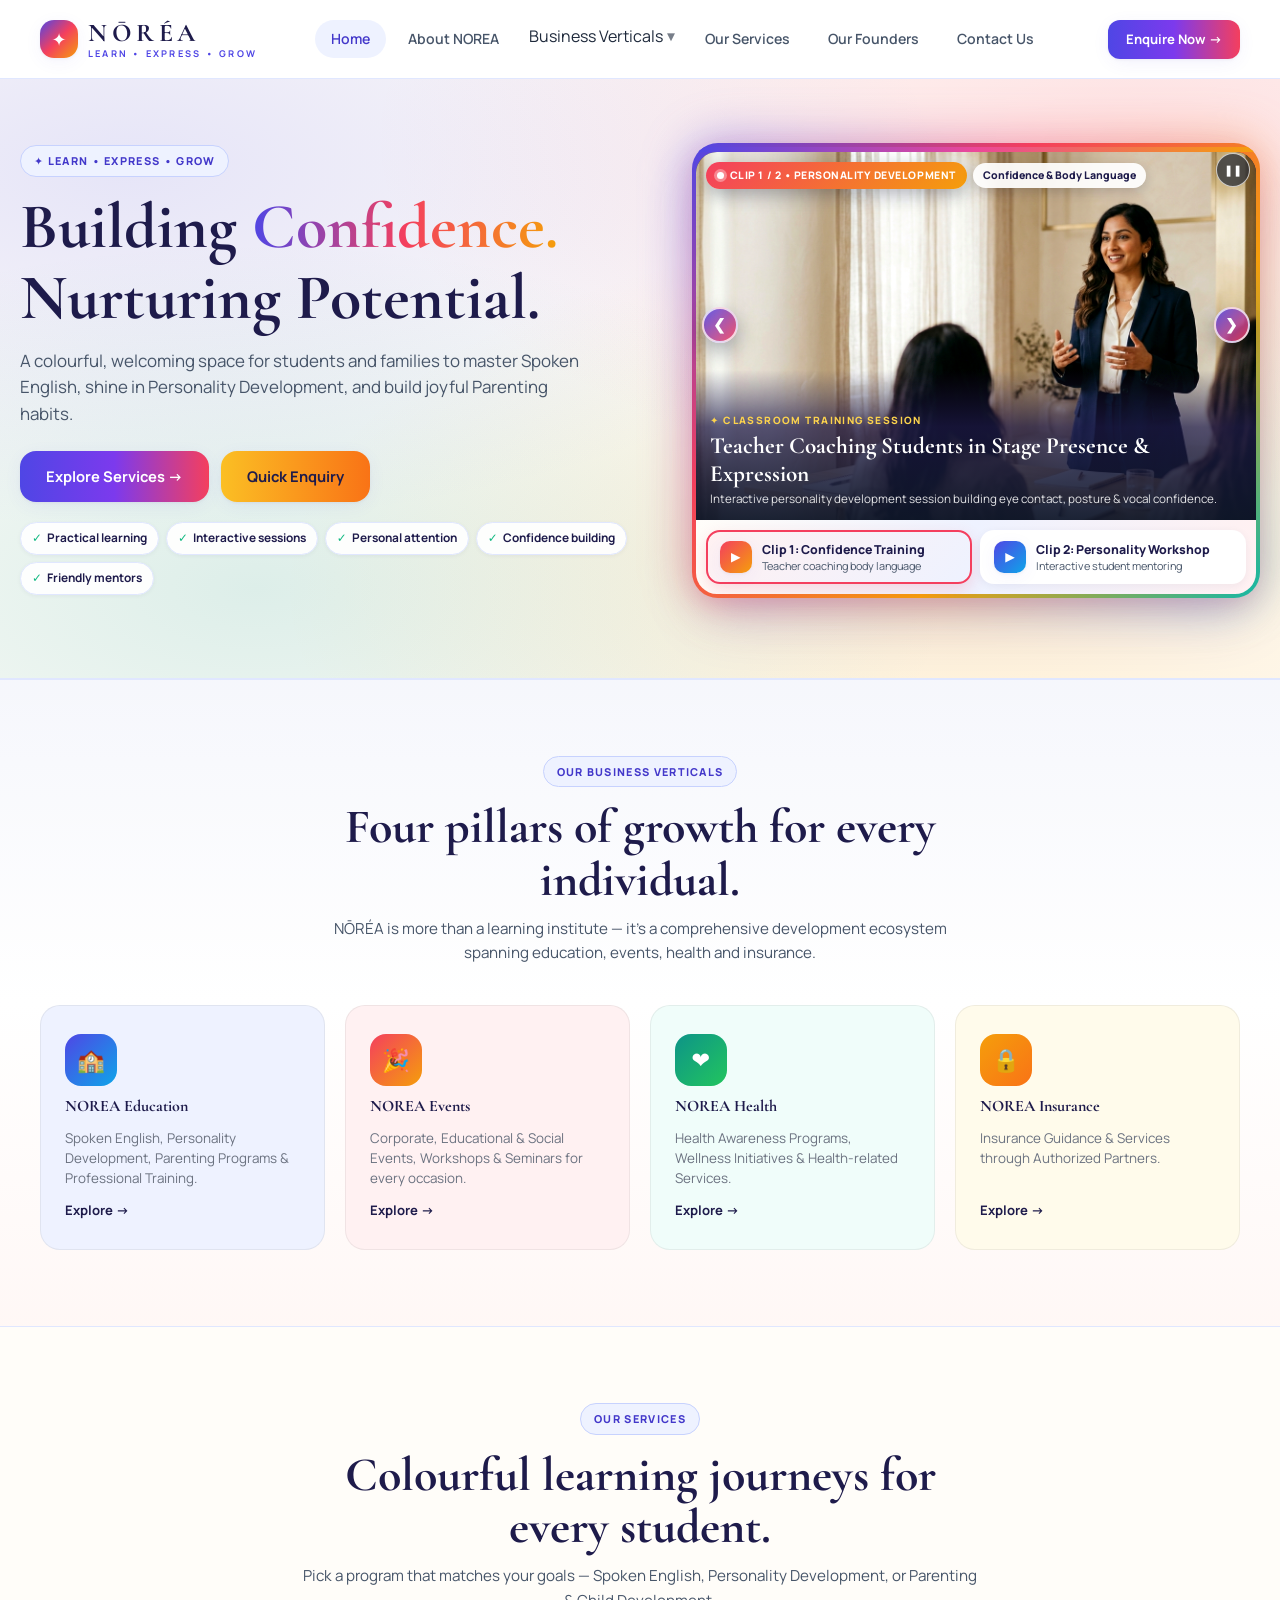
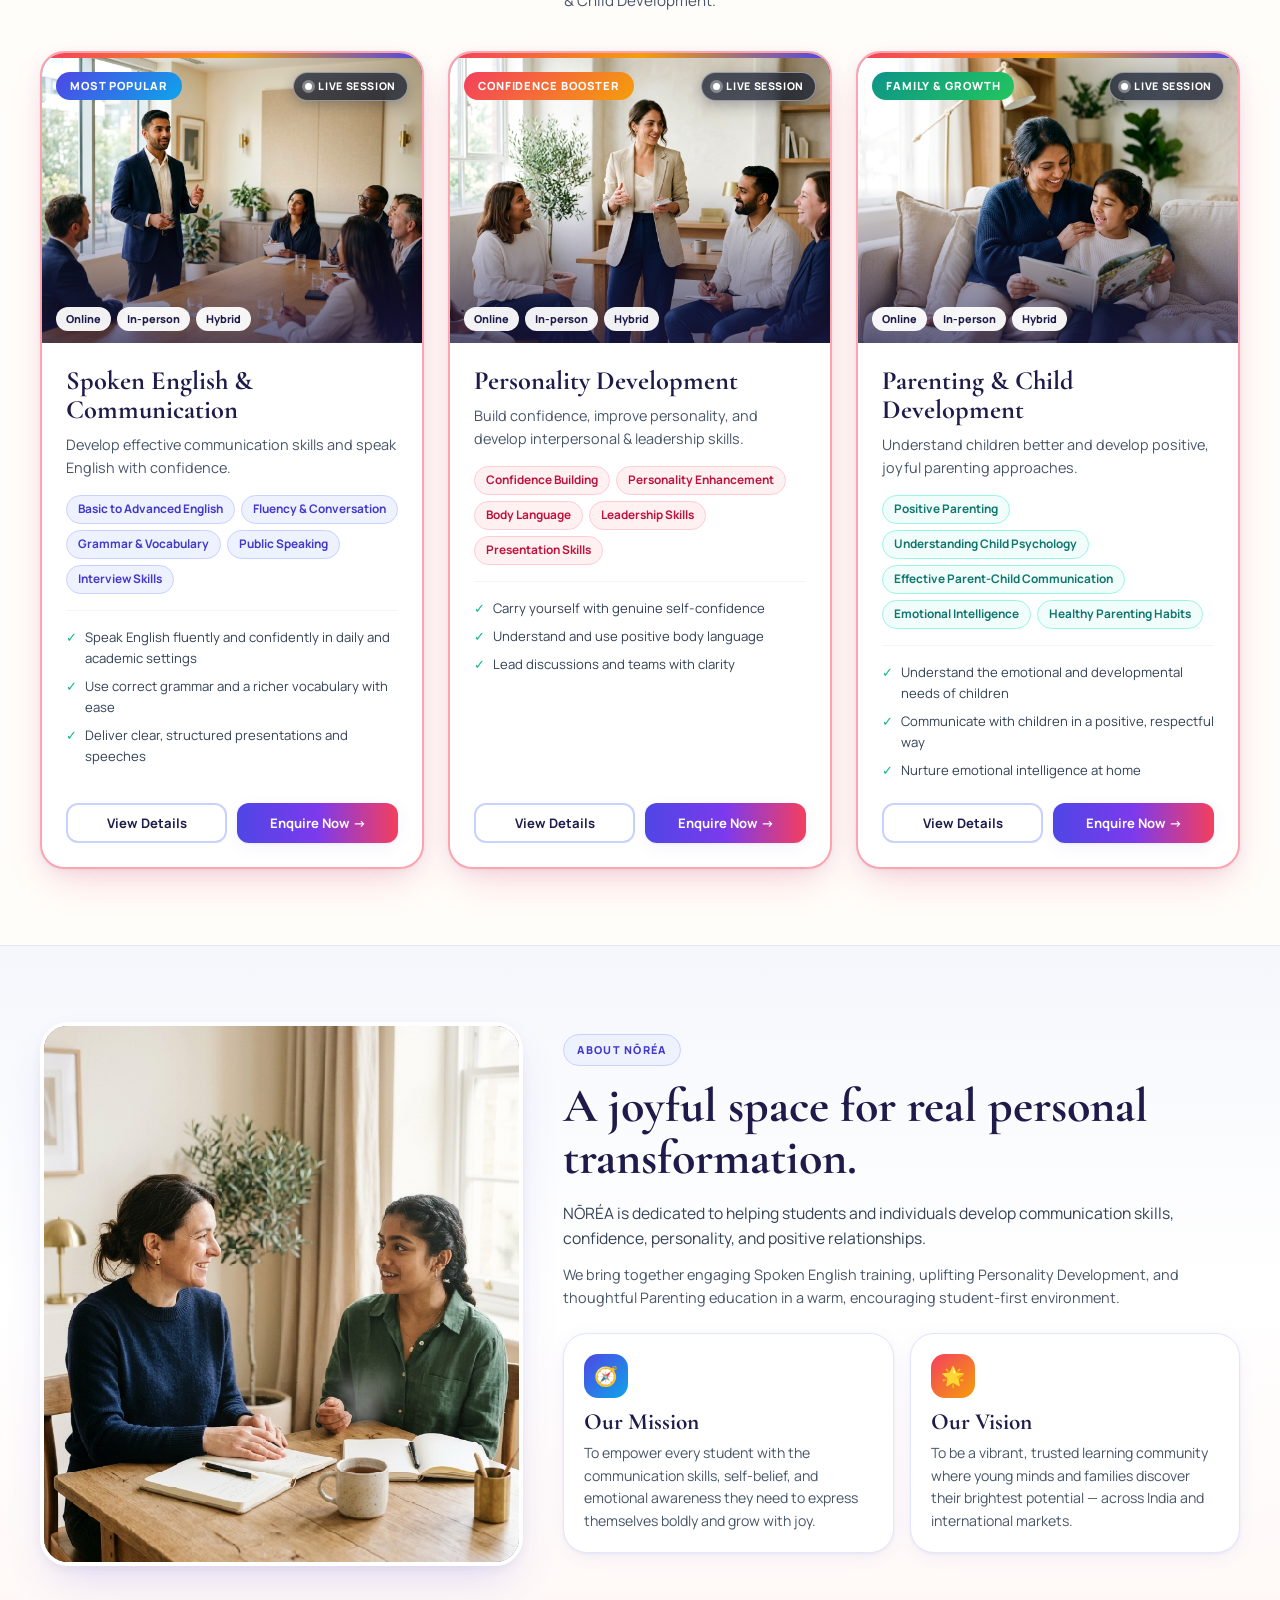
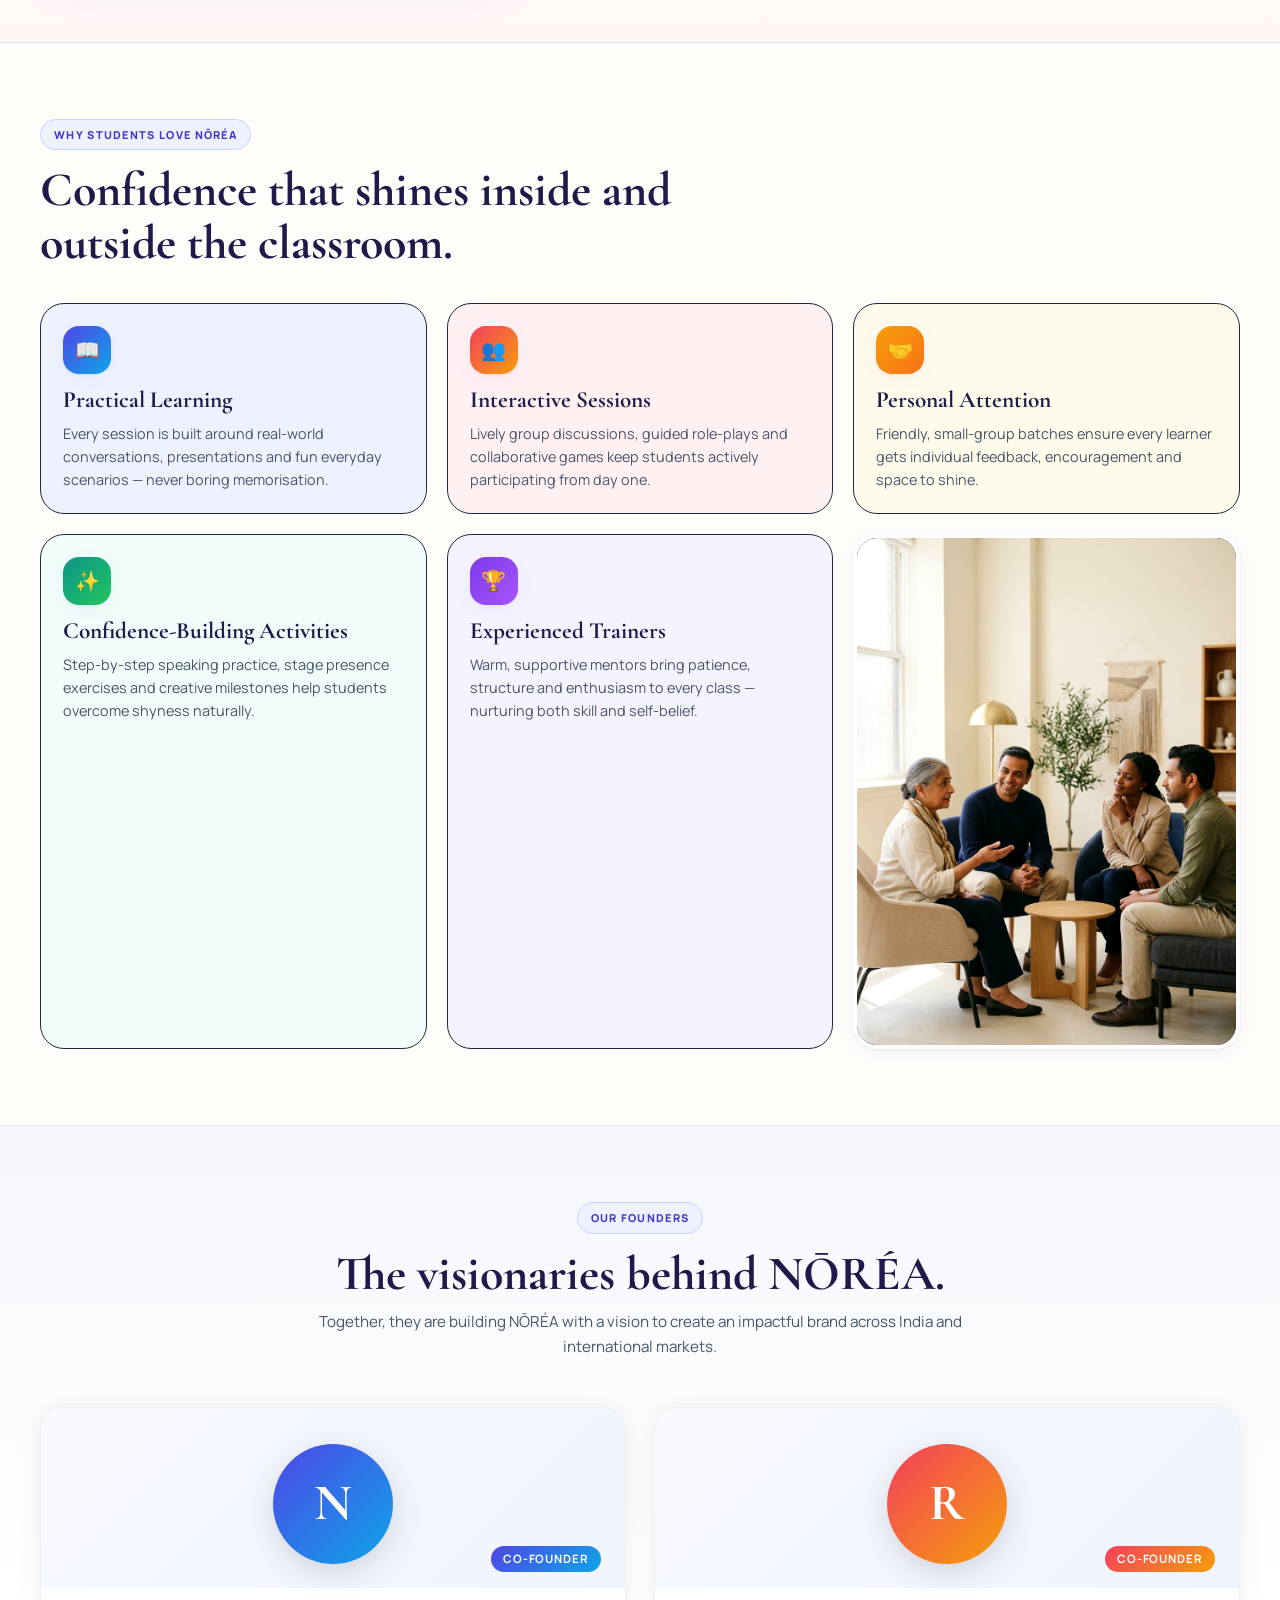
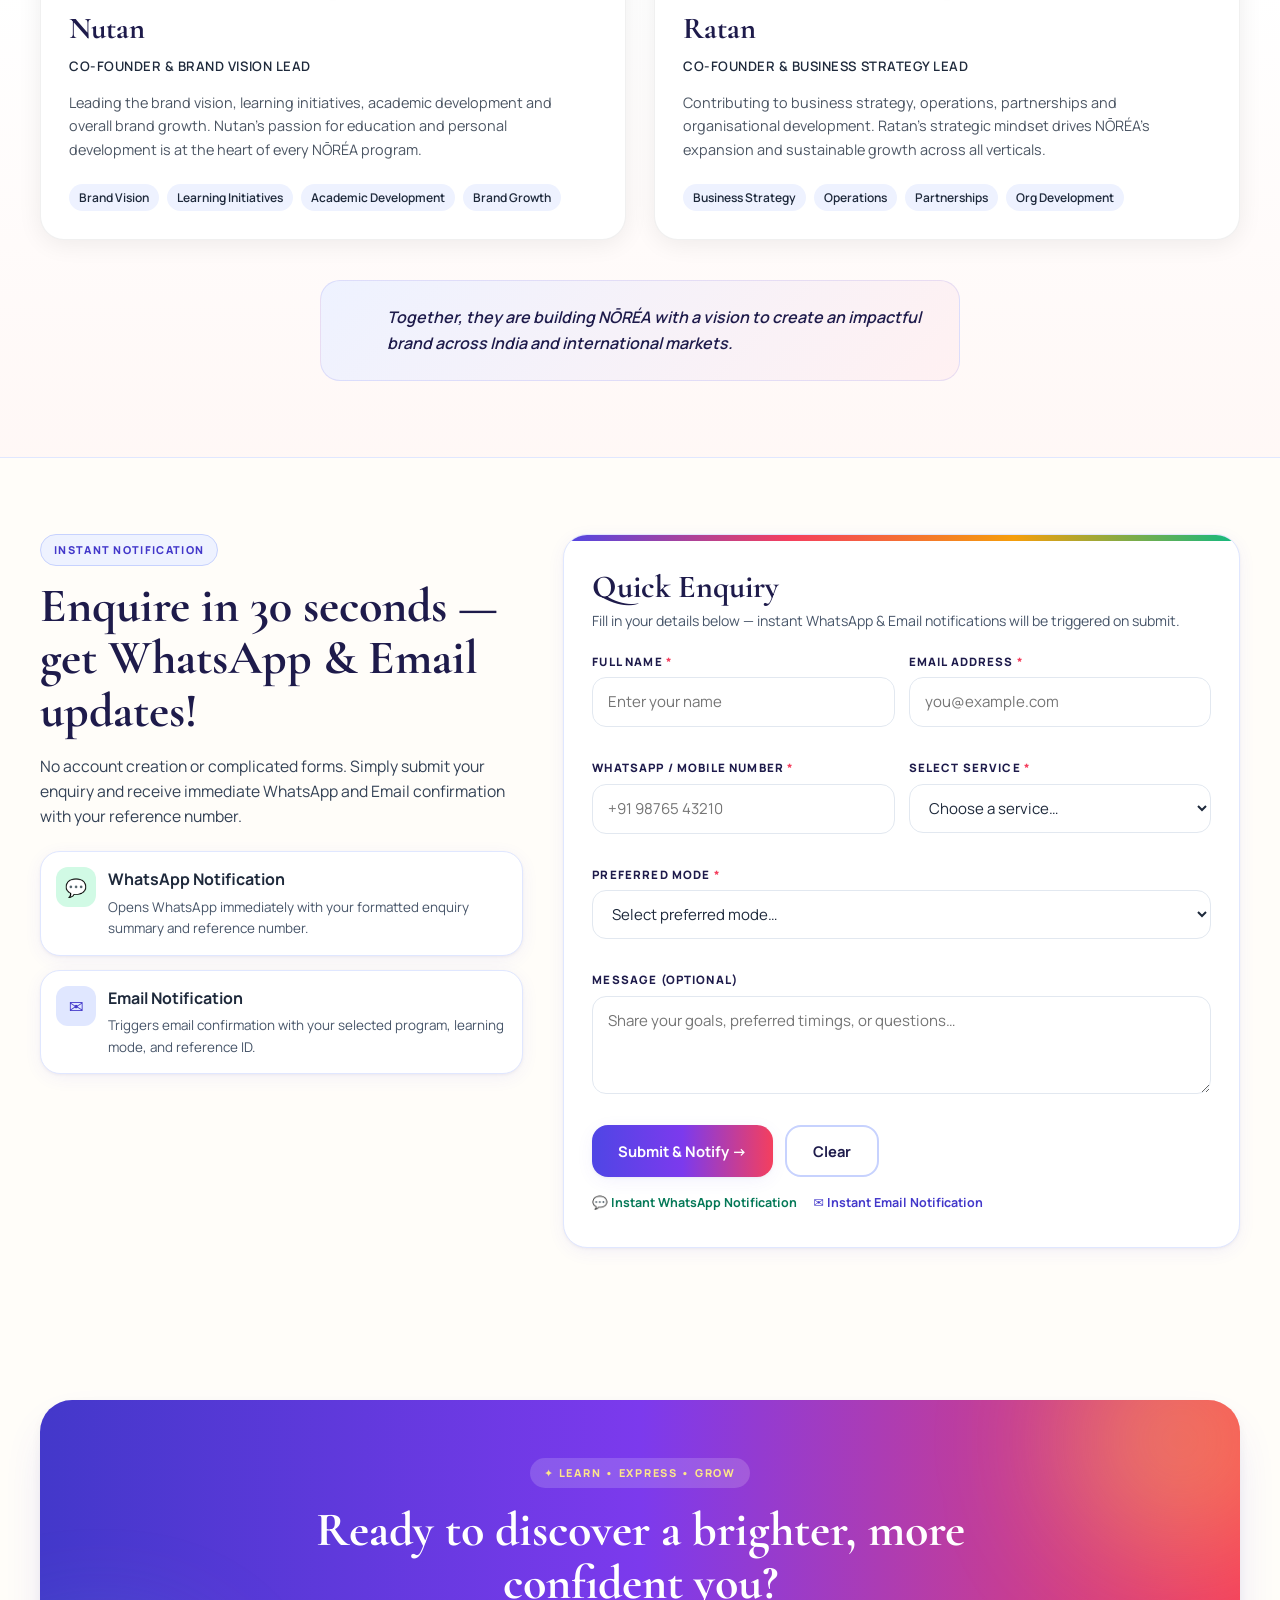
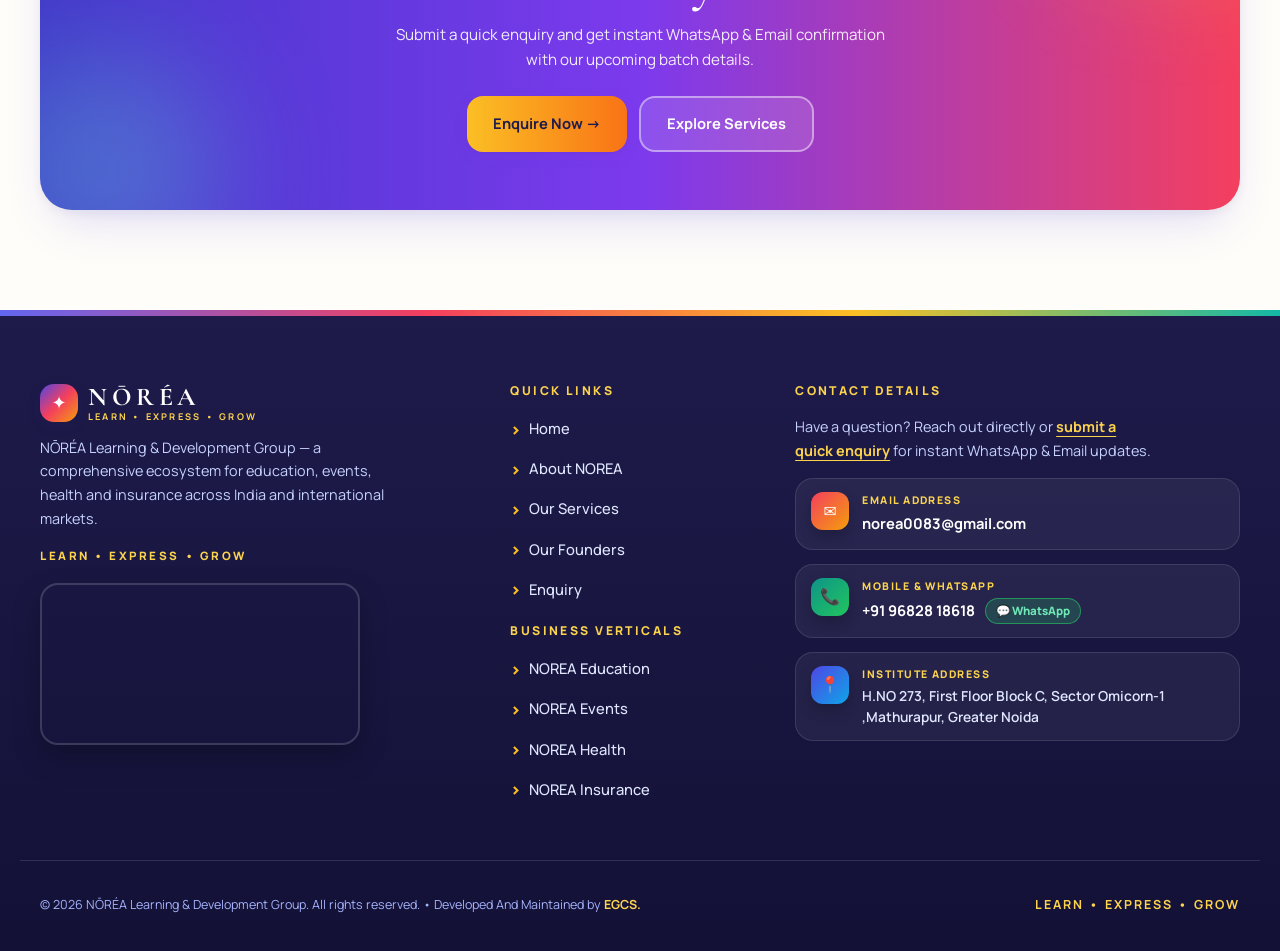
<file: norea-html/index.html>
<!DOCTYPE html>
<html lang="en">
  <head>
    <meta charset="UTF-8" />
    <meta name="viewport" content="width=device-width, initial-scale=1.0" />
    <link rel="icon" type="image/svg+xml" href="favicon.svg" />
    <meta name="theme-color" content="#4F46E5" />
    <title>NŌRÉA – Learn • Express • Grow | NOREA Learning & Development Group</title>
    <meta
      name="description"
      content="NŌRÉA Learning & Development Group. Spoken English, Personality Development, Parenting Programs, Professional Training, Events, Health & Insurance services. Building Confidence. Nurturing Potential."
    />
    <link rel="preconnect" href="https://fonts.googleapis.com" />
    <link rel="preconnect" href="https://fonts.gstatic.com" crossorigin />
    <link
      href="https://fonts.googleapis.com/css2?family=Cormorant+Garamond:wght@500;600;700&family=Manrope:wght@400;500;600;700;800&display=swap"
      rel="stylesheet"
    />
    <link rel="stylesheet" href="styles.css?v=18" />
  </head>
  <body>
    <!-- Toast -->
    <div id="toast" class="toast" role="status" aria-live="polite"></div>

    <!-- HEADER -->
    <header class="site-header">
      <div class="container header-inner">
        <a href="#home" class="logo" aria-label="NŌRÉA Home">
          <span class="logo-mark" aria-hidden="true">✦</span>
          <span class="logo-text">
            <span class="logo-name">NŌRÉA</span>
            <span class="logo-sub">LEARN • EXPRESS • GROW</span>
          </span>
        </a>

        <nav class="nav-desktop" aria-label="Primary">
          <a href="#home" class="nav-link active">Home</a>
          <a href="#about" class="nav-link">About NOREA</a>

          <!-- Business Verticals Dropdown -->
          <div class="nav-dropdown-wrap">
            <button type="button" class="nav-link nav-dropdown-btn" aria-haspopup="true" aria-expanded="false" id="verticalDropBtn">
              Business Verticals <span class="dropdown-arrow">&#9660;</span>
            </button>
            <div class="nav-dropdown" id="verticalDropMenu" role="menu">
              <div class="dropdown-col">
                <a href="education.html" class="dropdown-section-title" role="menuitem">
                  <span class="ds-icon grad-indigo">&#127979;</span> NOREA Education
                </a>
                <a href="education.html#spoken-english" class="dropdown-item" role="menuitem">Spoken English</a>
                <a href="education.html#personality" class="dropdown-item" role="menuitem">Personality Development</a>
                <a href="education.html#parenting" class="dropdown-item" role="menuitem">Parenting Programs</a>
                <a href="education.html#professional" class="dropdown-item" role="menuitem">Professional Training</a>
              </div>
              <div class="dropdown-col">
                <a href="events.html" class="dropdown-section-title" role="menuitem">
                  <span class="ds-icon grad-rose">&#127881;</span> NOREA Events
                </a>
                <a href="events.html#corporate" class="dropdown-item" role="menuitem">Corporate Events</a>
                <a href="events.html#educational" class="dropdown-item" role="menuitem">Educational Events</a>
                <a href="events.html#social" class="dropdown-item" role="menuitem">Social Events</a>
                <a href="events.html#workshops" class="dropdown-item" role="menuitem">Workshops &amp; Seminars</a>
              </div>
              <div class="dropdown-col">
                <a href="health.html" class="dropdown-section-title" role="menuitem">
                  <span class="ds-icon grad-teal">&#10084;</span> NOREA Health
                </a>
                <a href="health.html#awareness" class="dropdown-item" role="menuitem">Health Awareness Programs</a>
                <a href="health.html#wellness" class="dropdown-item" role="menuitem">Wellness Initiatives</a>
                <a href="health.html#services" class="dropdown-item" role="menuitem">Health-related Services</a>
              </div>
              <div class="dropdown-col">
                <a href="insurance.html" class="dropdown-section-title" role="menuitem">
                  <span class="ds-icon grad-amber">&#128274;</span> NOREA Insurance
                </a>
                <a href="insurance.html#guidance" class="dropdown-item" role="menuitem">Insurance Guidance</a>
                <a href="insurance.html#services" class="dropdown-item" role="menuitem">Insurance Services</a>
              </div>
            </div>
          </div>

          <a href="#programs" class="nav-link">Our Services</a>
          <a href="#founders" class="nav-link">Our Founders</a>
          <a href="#contact" class="nav-link">Contact Us</a>
        </nav>

        <div class="header-cta">
          <a href="#enquiry" class="btn btn-primary btn-sm">Enquire Now &rarr;</a>
        </div>

        <button type="button" id="menuToggle" class="menu-toggle" aria-label="Toggle menu" aria-expanded="false">
          <span id="menuIcon">&#9776;</span>
        </button>
      </div>

      <nav id="mobileMenu" class="mobile-menu" aria-label="Mobile Navigation">
        <a href="#home" class="mobile-link">Home</a>
        <a href="#about" class="mobile-link">About NOREA</a>

        <!-- Mobile Business Verticals accordion -->
        <button type="button" class="mobile-link mobile-accordion-btn" id="mobileVerticalBtn" aria-expanded="false">
          Business Verticals <span class="dropdown-arrow">&#9660;</span>
        </button>
        <div class="mobile-accordion-body" id="mobileVerticalBody">
          <div class="mobile-sub-group">
            <button type="button" class="mobile-sub-accordion-btn" aria-expanded="false">
              <span>&#127979; NOREA Education</span>
              <span class="dropdown-arrow">&#9660;</span>
            </button>
            <div class="mobile-sub-list">
              <a href="education.html" class="mobile-sub-link mobile-sub-overview">All NOREA Education &rarr;</a>
              <a href="education.html#spoken-english" class="mobile-sub-link">Spoken English</a>
              <a href="education.html#personality" class="mobile-sub-link">Personality Development</a>
              <a href="education.html#parenting" class="mobile-sub-link">Parenting Programs</a>
              <a href="education.html#professional" class="mobile-sub-link">Professional Training</a>
            </div>
          </div>
          <div class="mobile-sub-group">
            <button type="button" class="mobile-sub-accordion-btn" aria-expanded="false">
              <span>&#127881; NOREA Events</span>
              <span class="dropdown-arrow">&#9660;</span>
            </button>
            <div class="mobile-sub-list">
              <a href="events.html" class="mobile-sub-link mobile-sub-overview">All NOREA Events &rarr;</a>
              <a href="events.html#corporate" class="mobile-sub-link">Corporate Events</a>
              <a href="events.html#educational" class="mobile-sub-link">Educational Events</a>
              <a href="events.html#social" class="mobile-sub-link">Social Events</a>
              <a href="events.html#workshops" class="mobile-sub-link">Workshops &amp; Seminars</a>
            </div>
          </div>
          <div class="mobile-sub-group">
            <button type="button" class="mobile-sub-accordion-btn" aria-expanded="false">
              <span>&#10084; NOREA Health</span>
              <span class="dropdown-arrow">&#9660;</span>
            </button>
            <div class="mobile-sub-list">
              <a href="health.html" class="mobile-sub-link mobile-sub-overview">All NOREA Health &rarr;</a>
              <a href="health.html#awareness" class="mobile-sub-link">Health Awareness Programs</a>
              <a href="health.html#wellness" class="mobile-sub-link">Wellness Initiatives</a>
              <a href="health.html#services" class="mobile-sub-link">Health-related Services</a>
            </div>
          </div>
          <div class="mobile-sub-group">
            <button type="button" class="mobile-sub-accordion-btn" aria-expanded="false">
              <span>&#128274; NOREA Insurance</span>
              <span class="dropdown-arrow">&#9660;</span>
            </button>
            <div class="mobile-sub-list">
              <a href="insurance.html" class="mobile-sub-link mobile-sub-overview">All NOREA Insurance &rarr;</a>
              <a href="insurance.html#guidance" class="mobile-sub-link">Insurance Guidance</a>
              <a href="insurance.html#services" class="mobile-sub-link">Insurance Services</a>
            </div>
          </div>
        </div>

        <a href="#programs" class="mobile-link">Our Services</a>
        <a href="#founders" class="mobile-link">Our Founders</a>
        <a href="#contact" class="mobile-link">Contact Us</a>
        <a href="#enquiry" class="btn btn-primary btn-full">Enquire Now &rarr;</a>
      </nav>
    </header>

    <main>
      <!-- HERO SECTION -->
      <section id="home" class="hero-mesh hero-section">
        <div class="container hero-grid">
          <div class="hero-copy reveal">
            <span class="pill-eyebrow">✦ Learn • Express • Grow</span>
            <h1 class="display-title">
              Building <span class="text-gradient">Confidence.</span> Nurturing Potential.
            </h1>
            <p class="lead">
              A colourful, welcoming space for students and families to master Spoken English, shine in Personality
              Development, and build joyful Parenting habits.
            </p>
            <div class="btn-row">
              <a href="#programs" class="btn btn-primary btn-lg">Explore Services &rarr;</a>
              <a href="#enquiry" class="btn btn-amber btn-lg">Quick Enquiry</a>
            </div>
            <div class="chip-row">
              <span class="chip"><span class="check-dot">&#10003;</span> Practical learning</span>
              <span class="chip"><span class="check-dot">&#10003;</span> Interactive sessions</span>
              <span class="chip"><span class="check-dot">&#10003;</span> Personal attention</span>
              <span class="chip"><span class="check-dot">&#10003;</span> Confidence building</span>
              <span class="chip"><span class="check-dot">&#10003;</span> Friendly mentors</span>
            </div>
          </div>

          <div class="hero-media reveal">
            <div class="hero-glow"></div>

            <!-- COLOURFUL 2-VIDEO SLIDER: PERSONALITY DEVELOPMENT CLASSES -->
            <div class="video-slider" id="heroVideoSlider" aria-roledescription="carousel" aria-label="Personality Development Classroom Videos">
              <div class="video-slider-rainbow"></div>

              <div class="video-slides">
                <!-- Slide 1 -->
                <div class="video-slide active" data-slide="0">
                  <div class="video-top-badges">
                    <span class="video-pill grad-rose">
                      <span class="live-dot"></span> Clip 1 / 2 • Personality Development
                    </span>
                    <span class="video-tag-pill">Confidence &amp; Body Language</span>
                  </div>
                  <video
                    class="hero-video"
                    src="https://assets.mixkit.co/videos/49155/49155-720.mp4"
                    poster="images/hero.jpg"
                    autoplay
                    muted
                    playsinline
                    preload="metadata"
                  ></video>
                  <div class="video-caption-overlay">
                    <div class="video-caption-text">
                      <span class="video-caption-eyebrow">✦ Classroom Training Session</span>
                      <h3>Teacher Coaching Students in Stage Presence &amp; Expression</h3>
                      <p>Interactive personality development session building eye contact, posture &amp; vocal confidence.</p>
                    </div>
                  </div>
                </div>

                <!-- Slide 2 -->
                <div class="video-slide" data-slide="1">
                  <div class="video-top-badges">
                    <span class="video-pill grad-indigo">
                      <span class="live-dot"></span> Clip 2 / 2 • Personality Development
                    </span>
                    <span class="video-tag-pill">Leadership &amp; Communication</span>
                  </div>
                  <video
                    class="hero-video"
                    src="https://assets.mixkit.co/videos/35954/35954-720.mp4"
                    poster="images/program-personality-development.jpg"
                    muted
                    playsinline
                    preload="metadata"
                  ></video>
                  <div class="video-caption-overlay">
                    <div class="video-caption-text">
                      <span class="video-caption-eyebrow">✦ Practical Group Workshop</span>
                      <h3>Mentor Guiding Students in Interactive Personality Workshop</h3>
                      <p>Hands-on mentoring where trainers guide students through real-world presentation &amp; teamwork skills.</p>
                    </div>
                  </div>
                </div>
              </div>

              <!-- Slider Prev / Next Arrows & Play/Pause -->
              <button type="button" class="slider-arrow slider-prev" id="videoPrevBtn" aria-label="Previous video clip">
                &#10094;
              </button>
              <button type="button" class="slider-arrow slider-next" id="videoNextBtn" aria-label="Next video clip">
                &#10095;
              </button>
              <button type="button" class="slider-play-btn" id="videoPlayToggle" aria-label="Pause or play video" title="Play / Pause">
                &#10074;&#10074;
              </button>

              <!-- Colourful Clip Switcher Tabs -->
              <div class="video-slider-controls" role="tablist" aria-label="Select classroom video clip">
                <button type="button" class="video-tab active" data-target="0" role="tab" aria-selected="true">
                  <span class="video-tab-icon grad-rose">&#9654;</span>
                  <span class="video-tab-info">
                    <strong>Clip 1: Confidence Training</strong>
                    <small>Teacher coaching body language</small>
                  </span>
                </button>
                <button type="button" class="video-tab" data-target="1" role="tab" aria-selected="false">
                  <span class="video-tab-icon grad-indigo">&#9654;</span>
                  <span class="video-tab-info">
                    <strong>Clip 2: Personality Workshop</strong>
                    <small>Interactive student mentoring</small>
                  </span>
                </button>
              </div>
            </div>
          </div>
        </div>
      </section>

      <!-- BUSINESS VERTICALS OVERVIEW -->
      <section id="verticals" class="section section-tinted">
        <div class="container">
          <div class="section-head center reveal">
            <span class="pill-eyebrow">Our Business Verticals</span>
            <h2 class="section-title">Four pillars of growth for every individual.</h2>
            <p class="section-sub">
              NŌRÉA is more than a learning institute — it's a comprehensive development ecosystem spanning education, events, health and insurance.
            </p>
          </div>
          <div class="verticals-grid">
            <a href="education.html" class="vertical-card tint-indigo reveal">
              <span class="vertical-icon grad-indigo">&#127979;</span>
              <h3>NOREA Education</h3>
              <p>Spoken English, Personality Development, Parenting Programs &amp; Professional Training.</p>
              <span class="vertical-cta">Explore &rarr;</span>
            </a>
            <a href="events.html" class="vertical-card tint-rose reveal">
              <span class="vertical-icon grad-rose">&#127881;</span>
              <h3>NOREA Events</h3>
              <p>Corporate, Educational &amp; Social Events, Workshops &amp; Seminars for every occasion.</p>
              <span class="vertical-cta">Explore &rarr;</span>
            </a>
            <a href="health.html" class="vertical-card tint-teal reveal">
              <span class="vertical-icon grad-teal">&#10084;</span>
              <h3>NOREA Health</h3>
              <p>Health Awareness Programs, Wellness Initiatives &amp; Health-related Services.</p>
              <span class="vertical-cta">Explore &rarr;</span>
            </a>
            <a href="insurance.html" class="vertical-card tint-amber reveal">
              <span class="vertical-icon grad-amber">&#128274;</span>
              <h3>NOREA Insurance</h3>
              <p>Insurance Guidance &amp; Services through Authorized Partners.</p>
              <span class="vertical-cta">Explore &rarr;</span>
            </a>
          </div>
        </div>
      </section>

      <!-- OUR PROGRAMS / SERVICES -->
      <section id="programs" class="section">
        <div class="container">
          <div class="section-head center reveal">
            <span class="pill-eyebrow">Our Services</span>
            <h2 class="section-title">Colourful learning journeys for every student.</h2>
            <p class="section-sub">
              Pick a program that matches your goals — Spoken English, Personality Development, or Parenting &amp; Child
              Development.
            </p>
          </div>

          <div id="programsGrid" class="programs-grid"></div>
        </div>
      </section>

      <!-- ABOUT US -->
      <section id="about" class="section section-tinted">
        <div class="container">
          <div class="about-grid">
            <div class="about-photo reveal" id="aboutPhotoCard">
              <img
                src="images/about.jpg"
                alt="Friendly mentoring at NŌRÉA"
                id="aboutSourceImg"
                class="about-source-img"
              />
              <canvas
                id="aboutLiveCanvas"
                class="about-live-canvas"
                aria-label="Video of mentor politely explaining to student at NŌRÉA"
              ></canvas>
            </div>
            <div class="about-copy reveal">
              <span class="pill-eyebrow">About NŌRÉA</span>
              <h2 class="section-title">A joyful space for real personal transformation.</h2>
              <p class="body-text">
                NŌRÉA is dedicated to helping students and individuals develop communication skills, confidence,
                personality, and positive relationships.
              </p>
              <p class="muted-text">
                We bring together engaging Spoken English training, uplifting Personality Development, and thoughtful
                Parenting education in a warm, encouraging student-first environment.
              </p>

              <div class="mv-grid">
                <div class="card mv-card">
                  <span class="mv-icon grad-indigo">&#129517;</span>
                  <h3>Our Mission</h3>
                  <p>
                    To empower every student with the communication skills, self-belief, and emotional awareness they
                    need to express themselves boldly and grow with joy.
                  </p>
                </div>
                <div class="card mv-card">
                  <span class="mv-icon grad-rose">&#127775;</span>
                  <h3>Our Vision</h3>
                  <p>
                    To be a vibrant, trusted learning community where young minds and families discover their brightest
                    potential — across India and international markets.
                  </p>
                </div>
              </div>
            </div>
          </div>
        </div>
      </section>

      <!-- WHY CHOOSE NŌRÉA -->
      <section id="why-norea" class="section">
        <div class="container">
          <div class="section-head reveal">
            <span class="pill-eyebrow">Why Students Love NŌRÉA</span>
            <h2 class="section-title">Confidence that shines inside and outside the classroom.</h2>
          </div>

          <div class="why-grid">
            <article class="why-card tint-indigo reveal">
              <div class="why-icon grad-indigo">&#128214;</div>
              <h3>Practical Learning</h3>
              <p>
                Every session is built around real-world conversations, presentations and fun everyday scenarios — never
                boring memorisation.
              </p>
            </article>
            <article class="why-card tint-rose reveal">
              <div class="why-icon grad-rose">&#128101;</div>
              <h3>Interactive Sessions</h3>
              <p>
                Lively group discussions, guided role-plays and collaborative games keep students actively participating
                from day one.
              </p>
            </article>
            <article class="why-card tint-amber reveal">
              <div class="why-icon grad-amber">&#129309;</div>
              <h3>Personal Attention</h3>
              <p>
                Friendly, small-group batches ensure every learner gets individual feedback, encouragement and space to
                shine.
              </p>
            </article>
            <article class="why-card tint-teal reveal">
              <div class="why-icon grad-teal">&#10024;</div>
              <h3>Confidence-Building Activities</h3>
              <p>
                Step-by-step speaking practice, stage presence exercises and creative milestones help students overcome
                shyness naturally.
              </p>
            </article>
            <article class="why-card tint-violet reveal">
              <div class="why-icon grad-violet">&#127942;</div>
              <h3>Experienced Trainers</h3>
              <p>
                Warm, supportive mentors bring patience, structure and enthusiasm to every class — nurturing both skill
                and self-belief.
              </p>
            </article>
            <article class="why-photo-card reveal">
              <video
                class="why-video"
                src="https://assets.mixkit.co/videos/4813/4813-720.mp4"
                poster="images/why-norea.jpg"
                autoplay
                loop
                muted
                playsinline
                preload="metadata"
              ></video>
            </article>
          </div>
        </div>
      </section>

      <!-- OUR FOUNDERS -->
      <section id="founders" class="section section-tinted">
        <div class="container">
          <div class="section-head center reveal">
            <span class="pill-eyebrow">Our Founders</span>
            <h2 class="section-title">The visionaries behind NŌRÉA.</h2>
            <p class="section-sub">
              Together, they are building NŌRÉA with a vision to create an impactful brand across India and international markets.
            </p>
          </div>

          <div class="founders-grid">
            <!-- Founder: Nutan -->
            <div class="founder-card reveal">
              <div class="founder-photo-wrap">
                <div class="founder-photo-placeholder grad-indigo" aria-label="Nutan – Co-Founder">
                  <span class="founder-initials">N</span>
                </div>
                <span class="founder-role-badge grad-indigo">Co-Founder</span>
              </div>
              <div class="founder-info">
                <h3 class="founder-name">Nutan</h3>
                <p class="founder-role">Co-Founder &amp; Brand Vision Lead</p>
                <p class="founder-bio">
                  Leading the brand vision, learning initiatives, academic development and overall brand growth. Nutan's passion for education and personal development is at the heart of every NŌRÉA program.
                </p>
                <div class="founder-tags">
                  <span class="founder-tag">Brand Vision</span>
                  <span class="founder-tag">Learning Initiatives</span>
                  <span class="founder-tag">Academic Development</span>
                  <span class="founder-tag">Brand Growth</span>
                </div>
              </div>
            </div>

            <!-- Founder: Ratan -->
            <div class="founder-card reveal">
              <div class="founder-photo-wrap">
                <div class="founder-photo-placeholder grad-rose" aria-label="Ratan – Co-Founder">
                  <span class="founder-initials">R</span>
                </div>
                <span class="founder-role-badge grad-rose">Co-Founder</span>
              </div>
              <div class="founder-info">
                <h3 class="founder-name">Ratan</h3>
                <p class="founder-role">Co-Founder &amp; Business Strategy Lead</p>
                <p class="founder-bio">
                  Contributing to business strategy, operations, partnerships and organisational development. Ratan's strategic mindset drives NŌRÉA's expansion and sustainable growth across all verticals.
                </p>
                <div class="founder-tags">
                  <span class="founder-tag">Business Strategy</span>
                  <span class="founder-tag">Operations</span>
                  <span class="founder-tag">Partnerships</span>
                  <span class="founder-tag">Org Development</span>
                </div>
              </div>
            </div>
          </div>

          <div class="founders-tagline reveal">
            <div class="founders-tagline-inner">
              <span class="founders-tagline-icon">✦</span>
              <p>Together, they are building NŌRÉA with a vision to create an impactful brand across India and international markets.</p>
            </div>
          </div>
        </div>
      </section>

      <!-- SIMPLE ENQUIRY FORM -->
      <section id="enquiry" class="section">
        <div class="container enquiry-grid">
          <div class="enquiry-side reveal">
            <span class="pill-eyebrow">Instant Notification</span>
            <h2 class="section-title">Enquire in 30 seconds — get WhatsApp &amp; Email updates!</h2>
            <p class="body-text">
              No account creation or complicated forms. Simply submit your enquiry and receive immediate WhatsApp and
              Email confirmation with your reference number.
            </p>
            <div class="enquiry-info-box">
              <div class="info-item">
                <span class="info-icon float-wa">&#128172;</span>
                <div>
                  <strong>WhatsApp Notification</strong>
                  <p>Opens WhatsApp immediately with your formatted enquiry summary and reference number.</p>
                </div>
              </div>
              <div class="info-item">
                <span class="info-icon float-mail">&#9993;</span>
                <div>
                  <strong>Email Notification</strong>
                  <p>Triggers email confirmation with your selected program, learning mode, and reference ID.</p>
                </div>
              </div>
            </div>
          </div>

          <div class="enquiry-form-wrap reveal">
            <div class="card form-card">
              <div class="card-rainbow-bar"></div>

              <!-- Form View -->
              <form id="enquiryForm" novalidate>
                <h3 class="form-title">Quick Enquiry</h3>
                <p class="form-sub">
                  Fill in your details below — instant WhatsApp &amp; Email notifications will be triggered on submit.
                </p>

                <div class="field-row">
                  <div class="field-group">
                    <label for="fullName">Full Name <span class="req">*</span></label>
                    <input id="fullName" name="fullName" type="text" placeholder="Enter your name" required />
                    <small class="error-msg" data-error="fullName"></small>
                  </div>
                  <div class="field-group">
                    <label for="email">Email Address <span class="req">*</span></label>
                    <input id="email" name="email" type="email" placeholder="you@example.com" required />
                    <small class="error-msg" data-error="email"></small>
                  </div>
                </div>

                <div class="field-row">
                  <div class="field-group">
                    <label for="phone">WhatsApp / Mobile Number <span class="req">*</span></label>
                    <input id="phone" name="phone" type="tel" placeholder="+91 98765 43210" required />
                    <small class="error-msg" data-error="phone"></small>
                  </div>
                  <div class="field-group">
                    <label for="program">Select Service <span class="req">*</span></label>
                    <select id="program" name="program" required>
                      <option value="">Choose a service…</option>
                      <optgroup label="NOREA Education">
                        <option value="Spoken English & Communication">Spoken English &amp; Communication</option>
                        <option value="Personality Development">Personality Development</option>
                        <option value="Parenting & Child Development">Parenting &amp; Child Development</option>
                        <option value="Professional Training">Professional Training</option>
                      </optgroup>
                      <optgroup label="NOREA Events">
                        <option value="Corporate Events">Corporate Events</option>
                        <option value="Educational Events">Educational Events</option>
                        <option value="Social Events">Social Events</option>
                        <option value="Workshops & Seminars">Workshops &amp; Seminars</option>
                      </optgroup>
                      <optgroup label="NOREA Health">
                        <option value="Health Awareness Programs">Health Awareness Programs</option>
                        <option value="Wellness Initiatives">Wellness Initiatives</option>
                      </optgroup>
                      <optgroup label="NOREA Insurance">
                        <option value="Insurance Guidance">Insurance Guidance</option>
                      </optgroup>
                    </select>
                    <small class="error-msg" data-error="program"></small>
                  </div>
                </div>

                <div class="field-group">
                  <label for="learningMode">Preferred Mode <span class="req">*</span></label>
                  <select id="learningMode" name="learningMode" required>
                    <option value="">Select preferred mode…</option>
                    <option value="Online (live virtual sessions)">Online (live virtual sessions)</option>
                    <option value="In-person (at the institute)">In-person (at the institute)</option>
                    <option value="Hybrid (online + in-person)">Hybrid (online + in-person)</option>
                  </select>
                  <small class="error-msg" data-error="learningMode"></small>
                </div>

                <div class="field-group">
                  <label for="message">Message (Optional)</label>
                  <textarea
                    id="message"
                    name="message"
                    rows="3"
                    placeholder="Share your goals, preferred timings, or questions…"
                  ></textarea>
                </div>

                <div class="btn-row">
                  <button type="submit" id="submitBtn" class="btn btn-primary btn-lg">Submit &amp; Notify &rarr;</button>
                  <button type="button" id="clearBtn" class="btn btn-outline btn-lg">Clear</button>
                </div>

                <div class="form-footer-notes">
                  <span class="note-wa">&#128172; Instant WhatsApp Notification</span>
                  <span class="note-mail">&#9993; Instant Email Notification</span>
                </div>
              </form>

              <!-- Confirmation View -->
              <div id="successBox" class="success-box hidden">
                <div class="success-icon">&#10003;</div>
                <h3 id="successHeading" class="form-title">Thank you!</h3>
                <p id="successDesc" class="form-sub"></p>
                <div id="refBadge" class="ref-badge"></div>
                <div class="success-actions single">
                  <a id="waAction" href="#" target="_blank" rel="noreferrer" class="btn btn-whatsapp btn-lg">
                    &#128172; Open WhatsApp Confirmation
                  </a>
                </div>
                <p id="emailStatusNote" class="status-note"></p>
                <button type="button" id="resetSuccessBtn" class="btn btn-ghost">Submit Another Enquiry</button>
              </div>
            </div>
          </div>
        </div>
      </section>

      <!-- EMAIL SENT POPUP -->
      <div id="sentPopup" class="modal hidden" role="dialog" aria-modal="true" aria-labelledby="sentPopupTitle">
        <div class="modal-backdrop" id="sentPopupBackdrop"></div>
        <div class="modal-panel sent-popup-panel">
          <button type="button" id="sentPopupClose" class="modal-close" aria-label="Close">&times;</button>
          <div class="success-icon">&#10003;</div>
          <h2 id="sentPopupTitle" style="font-size:2rem;">Email Sent!</h2>
          <p id="sentPopupMsg" class="form-sub" style="margin-top:8px;"></p>
          <div id="sentPopupRef" class="ref-badge"></div>
          <div class="btn-row center" style="margin-top:16px;">
            <button type="button" id="sentPopupOk" class="btn btn-primary btn-lg">Done</button>
          </div>
        </div>
      </div>

      <!-- CONTACT & CTA BANNER -->
      <section id="contact" class="section">
        <div class="container">
          <div class="cta-banner reveal">
            <div class="cta-glow-1"></div>
            <div class="cta-glow-2"></div>
            <div class="cta-content">
              <span class="cta-pill">✦ Learn • Express • Grow</span>
              <h2>Ready to discover a brighter, more confident you?</h2>
              <p>
                Submit a quick enquiry and get instant WhatsApp &amp; Email confirmation with our upcoming batch
                details.
              </p>
              <div class="btn-row center">
                <a href="#enquiry" class="btn btn-amber btn-lg">Enquire Now &rarr;</a>
                <a href="#programs" class="btn btn-outline-light btn-lg">Explore Services</a>
              </div>
            </div>
          </div>
        </div>
      </section>
    </main>

    <!-- FOOTER -->
    <footer class="site-footer">
      <div class="footer-rainbow"></div>
      <div class="container footer-grid">
        <div class="footer-col-brand">
          <a href="#home" class="logo">
            <span class="logo-mark" aria-hidden="true">✦</span>
            <span class="logo-text">
              <span class="logo-name light">NŌRÉA</span>
              <span class="logo-sub amber">LEARN • EXPRESS • GROW</span>
            </span>
          </a>
          <p class="footer-about">
            NŌRÉA Learning &amp; Development Group — a comprehensive ecosystem for education, events, health and insurance across India and international markets.
          </p>
          <p class="footer-tag">LEARN • EXPRESS • GROW</p>
          <div class="footer-lounge">
            <video
              src="https://assets.mixkit.co/videos/4813/4813-720.mp4"
              autoplay
              loop
              muted
              playsinline
              preload="metadata"
              style="width:100%;height:100%;object-fit:cover;border-radius:12px;"
            ></video>
          </div>
        </div>

        <div class="footer-col-links">
          <h4 class="footer-heading">Quick Links</h4>
          <ul class="footer-links">
            <li><a href="#home">Home</a></li>
            <li><a href="#about">About NOREA</a></li>
            <li><a href="#programs">Our Services</a></li>
            <li><a href="#founders">Our Founders</a></li>
            <li><a href="#enquiry">Enquiry</a></li>
          </ul>
          <h4 class="footer-heading" style="margin-top:20px;">Business Verticals</h4>
          <ul class="footer-links">
            <li><a href="education.html">NOREA Education</a></li>
            <li><a href="events.html">NOREA Events</a></li>
            <li><a href="health.html">NOREA Health</a></li>
            <li><a href="insurance.html">NOREA Insurance</a></li>
          </ul>
        </div>

        <div class="footer-col-contact">
          <h4 class="footer-heading">Contact Details</h4>
          <p class="footer-about" style="margin-top:0;margin-bottom:16px;">
            Have a question? Reach out directly or <a href="#enquiry" class="footer-accent-link">submit a quick enquiry</a> for instant WhatsApp &amp; Email updates.
          </p>

          <ul class="footer-contact-list">
            <li class="footer-contact-item">
              <span class="footer-contact-icon grad-rose" aria-hidden="true">&#9993;</span>
              <div class="footer-contact-body">
                <span class="footer-contact-label">Email Address</span>
                <a href="mailto:norea0083@gmail.com" class="footer-contact-val">norea0083@gmail.com</a>
              </div>
            </li>

            <li class="footer-contact-item">
              <span class="footer-contact-icon grad-teal" aria-hidden="true">&#128222;</span>
              <div class="footer-contact-body">
                <span class="footer-contact-label">Mobile &amp; WhatsApp</span>
                <div class="footer-phone-links">
                  <a href="tel:+919682818618" class="footer-contact-val">+91 96828 18618</a>
                  <a
                    href="https://wa.me/919682818618"
                    target="_blank"
                    rel="noreferrer"
                    class="footer-wa-chip"
                  >
                    &#128172; WhatsApp
                  </a>
                </div>
              </div>
            </li>

            <li class="footer-contact-item">
              <span class="footer-contact-icon grad-indigo" aria-hidden="true">&#128205;</span>
              <div class="footer-contact-body">
                <span class="footer-contact-label">Institute Address</span>
                <span class="footer-contact-val address">
                  H.NO 273, First Floor Block C, Sector Omicorn-1 ,Mathurapur, Greater Noida
                </span>
              </div>
            </li>
          </ul>
        </div>
      </div>

      <div class="container footer-bottom">
        <p>
          &copy; <span id="year"></span> NŌRÉA Learning &amp; Development Group. All rights reserved. &bull; Developed And
          Maintained by <strong style="color: #fcd34d;">EGCS.</strong>
        </p>
        <p class="footer-tag-sm">LEARN • EXPRESS • GROW</p>
      </div>
    </footer>

    <!-- PROGRAM DETAILS MODAL -->
    <div id="programModal" class="modal hidden" role="dialog" aria-modal="true" aria-labelledby="modalTitle">
      <div class="modal-backdrop" id="modalBackdrop"></div>
      <div class="modal-panel">
        <button type="button" id="modalClose" class="modal-close" aria-label="Close">&times;</button>
        <div id="modalBody"></div>
      </div>
    </div>

    <script src="script.js?v=18"></script>
  </body>
</html>
</file>
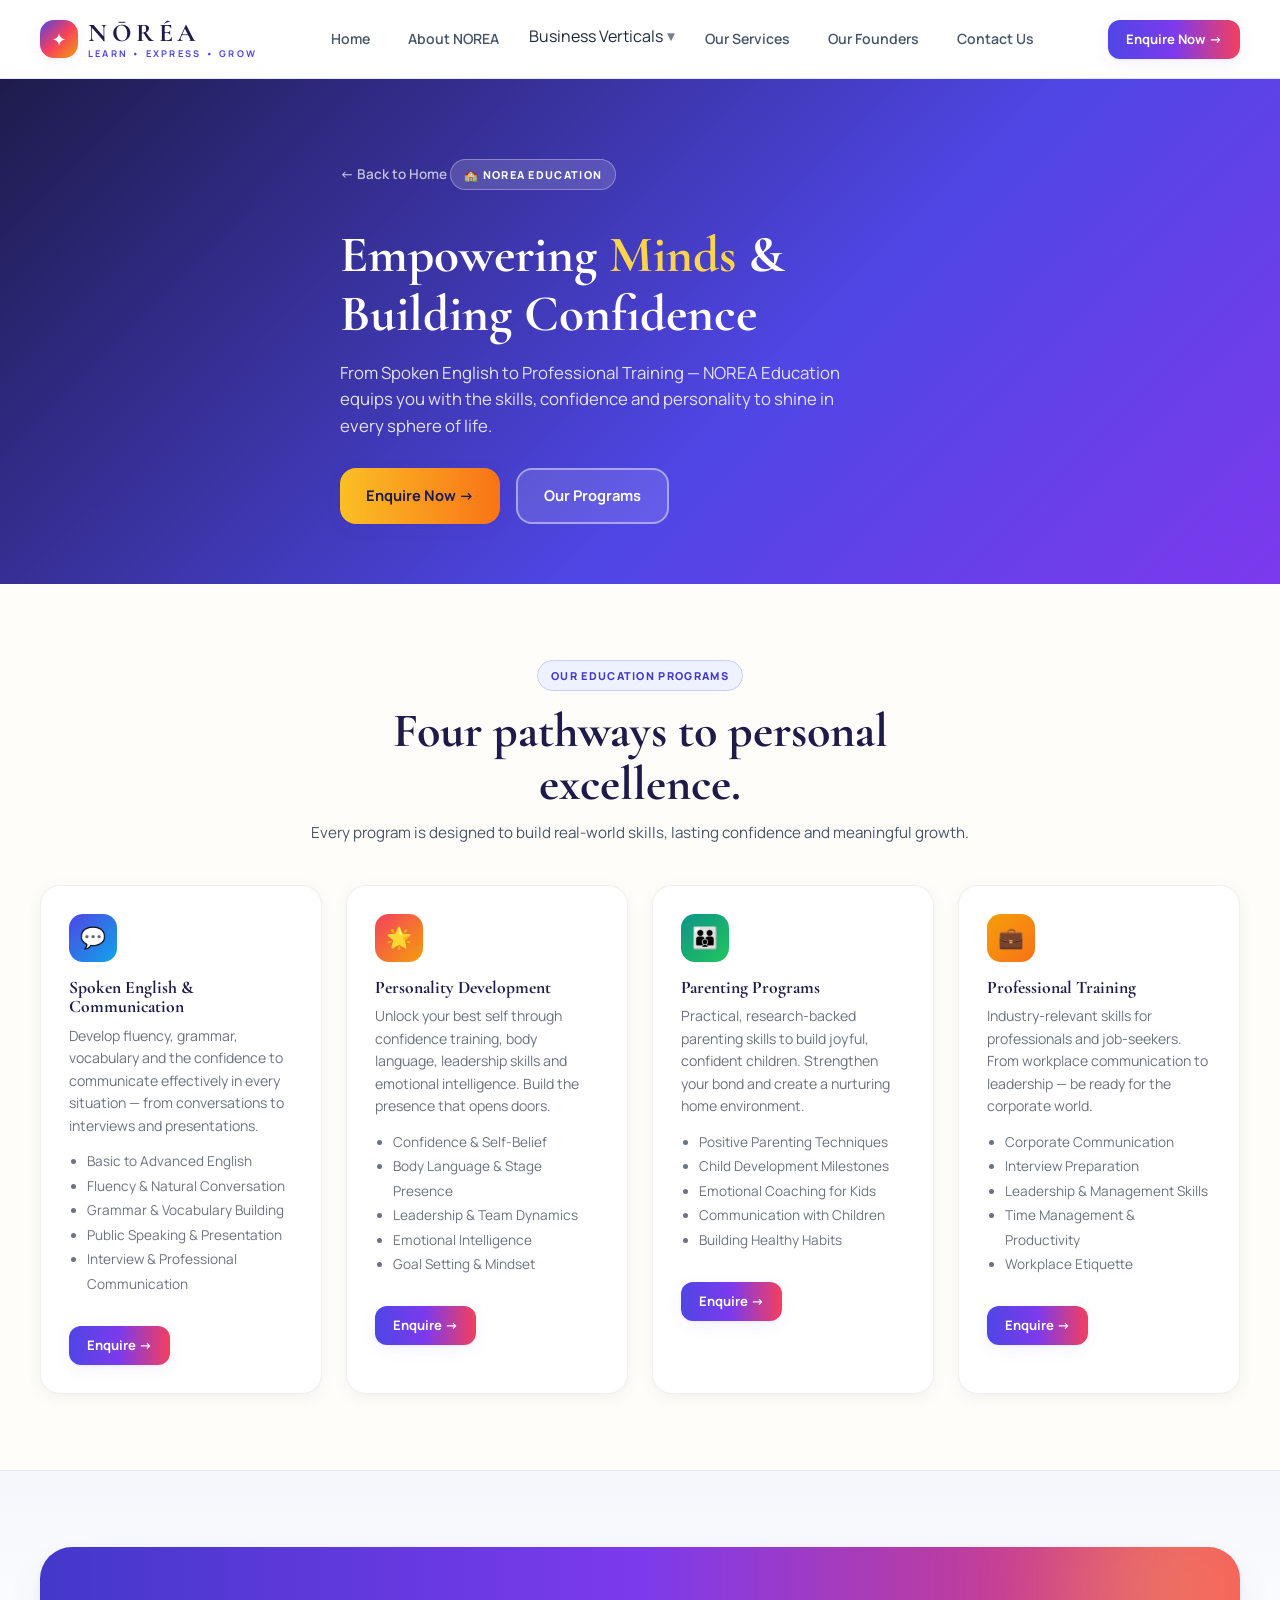
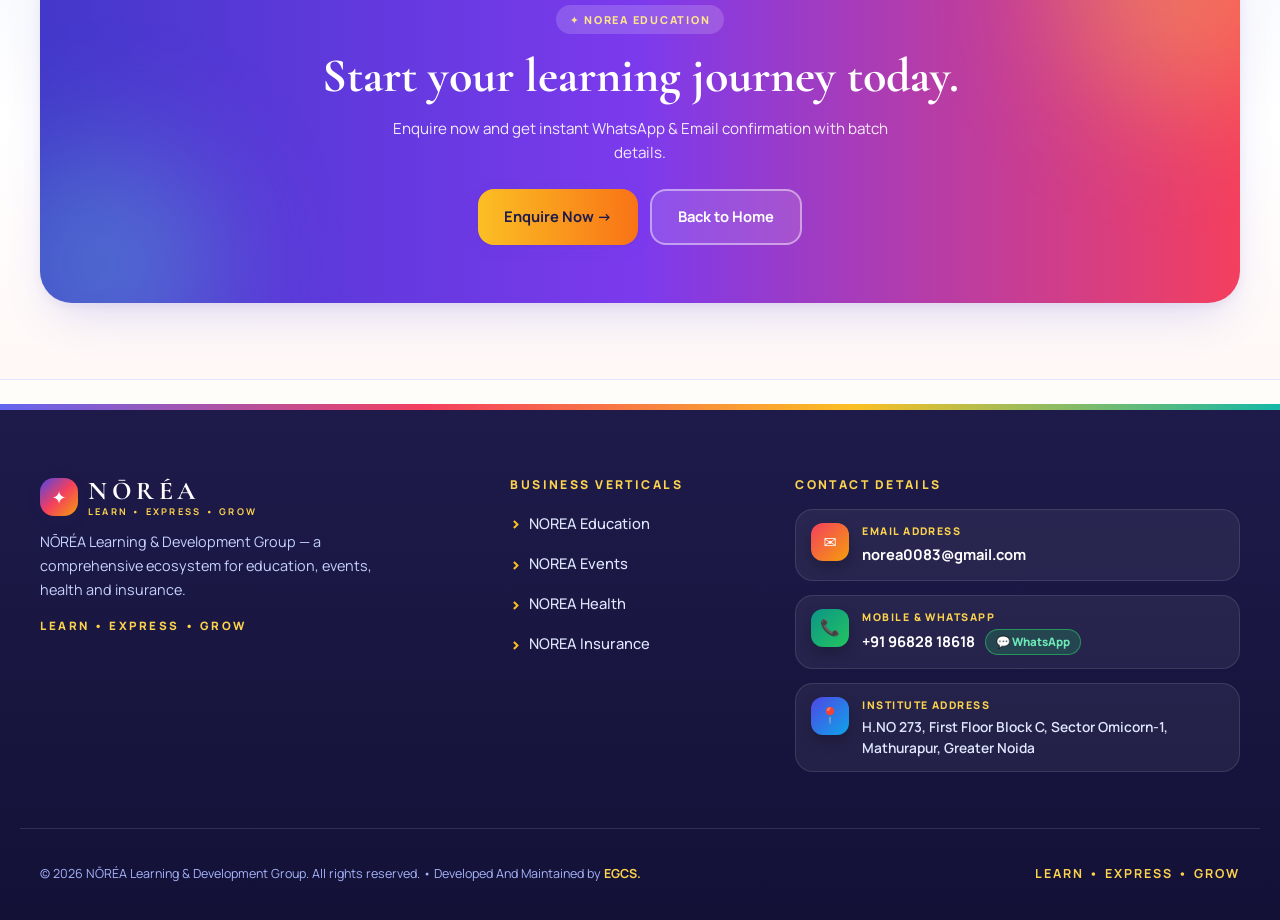
<file: norea-html/education.html>
<!DOCTYPE html>
<html lang="en">
  <head>
    <meta charset="UTF-8" />
    <meta name="viewport" content="width=device-width, initial-scale=1.0" />
    <link rel="icon" type="image/svg+xml" href="favicon.svg" />
    <meta name="theme-color" content="#4F46E5" />
    <title>NOREA Education – Spoken English, Personality Development &amp; More | NŌRÉA</title>
    <meta name="description" content="NOREA Education offers Spoken English, Personality Development, Parenting Programs and Professional Training. Build confidence, communication skills and personal excellence." />
    <link rel="preconnect" href="https://fonts.googleapis.com" />
    <link rel="preconnect" href="https://fonts.gstatic.com" crossorigin />
    <link href="https://fonts.googleapis.com/css2?family=Cormorant+Garamond:wght@500;600;700&family=Manrope:wght@400;500;600;700;800&display=swap" rel="stylesheet" />
    <link rel="stylesheet" href="styles.css?v=18" />
  </head>
  <body>
    <div id="toast" class="toast" role="status" aria-live="polite"></div>

    <!-- HEADER -->
    <header class="site-header">
      <div class="container header-inner">
        <a href="index.html" class="logo" aria-label="NŌRÉA Home">
          <span class="logo-mark" aria-hidden="true">✦</span>
          <span class="logo-text">
            <span class="logo-name">NŌRÉA</span>
            <span class="logo-sub">LEARN • EXPRESS • GROW</span>
          </span>
        </a>
        <nav class="nav-desktop" aria-label="Primary">
          <a href="index.html" class="nav-link">Home</a>
          <a href="index.html#about" class="nav-link">About NOREA</a>
          <div class="nav-dropdown-wrap">
            <button type="button" class="nav-link nav-dropdown-btn" aria-haspopup="true" aria-expanded="false" id="verticalDropBtn">
              Business Verticals <span class="dropdown-arrow">&#9660;</span>
            </button>
            <div class="nav-dropdown" id="verticalDropMenu" role="menu">
              <div class="dropdown-col">
                <a href="education.html" class="dropdown-section-title" role="menuitem"><span class="ds-icon grad-indigo">&#127979;</span> NOREA Education</a>
                <a href="education.html#spoken-english" class="dropdown-item" role="menuitem">Spoken English</a>
                <a href="education.html#personality" class="dropdown-item" role="menuitem">Personality Development</a>
                <a href="education.html#parenting" class="dropdown-item" role="menuitem">Parenting Programs</a>
                <a href="education.html#professional" class="dropdown-item" role="menuitem">Professional Training</a>
              </div>
              <div class="dropdown-col">
                <a href="events.html" class="dropdown-section-title" role="menuitem"><span class="ds-icon grad-rose">&#127881;</span> NOREA Events</a>
                <a href="events.html#corporate" class="dropdown-item" role="menuitem">Corporate Events</a>
                <a href="events.html#educational" class="dropdown-item" role="menuitem">Educational Events</a>
                <a href="events.html#social" class="dropdown-item" role="menuitem">Social Events</a>
                <a href="events.html#workshops" class="dropdown-item" role="menuitem">Workshops &amp; Seminars</a>
              </div>
              <div class="dropdown-col">
                <a href="health.html" class="dropdown-section-title" role="menuitem"><span class="ds-icon grad-teal">&#10084;</span> NOREA Health</a>
                <a href="health.html#awareness" class="dropdown-item" role="menuitem">Health Awareness Programs</a>
                <a href="health.html#wellness" class="dropdown-item" role="menuitem">Wellness Initiatives</a>
                <a href="health.html#services" class="dropdown-item" role="menuitem">Health-related Services</a>
              </div>
              <div class="dropdown-col">
                <a href="insurance.html" class="dropdown-section-title" role="menuitem"><span class="ds-icon grad-amber">&#128274;</span> NOREA Insurance</a>
                <a href="insurance.html#guidance" class="dropdown-item" role="menuitem">Insurance Guidance</a>
                <a href="insurance.html#services" class="dropdown-item" role="menuitem">Insurance Services</a>
              </div>
            </div>
          </div>
          <a href="index.html#programs" class="nav-link">Our Services</a>
          <a href="index.html#founders" class="nav-link">Our Founders</a>
          <a href="index.html#contact" class="nav-link">Contact Us</a>
        </nav>
        <div class="header-cta">
          <a href="index.html#enquiry" class="btn btn-primary btn-sm">Enquire Now &rarr;</a>
        </div>
        <button type="button" id="menuToggle" class="menu-toggle" aria-label="Toggle menu" aria-expanded="false">
          <span id="menuIcon">&#9776;</span>
        </button>
      </div>
      <nav id="mobileMenu" class="mobile-menu" aria-label="Mobile Navigation">
        <a href="index.html" class="mobile-link">Home</a>
        <a href="index.html#about" class="mobile-link">About NOREA</a>
        <button type="button" class="mobile-link mobile-accordion-btn" id="mobileVerticalBtn" aria-expanded="false">Business Verticals <span class="dropdown-arrow">&#9660;</span></button>
        <div class="mobile-accordion-body" id="mobileVerticalBody">
          <div class="mobile-sub-group">
            <button type="button" class="mobile-sub-accordion-btn" aria-expanded="false">
              <span>&#127979; NOREA Education</span>
              <span class="dropdown-arrow">&#9660;</span>
            </button>
            <div class="mobile-sub-list">
              <a href="education.html" class="mobile-sub-link mobile-sub-overview">All NOREA Education &rarr;</a>
              <a href="education.html#spoken-english" class="mobile-sub-link">Spoken English</a>
              <a href="education.html#personality" class="mobile-sub-link">Personality Development</a>
              <a href="education.html#parenting" class="mobile-sub-link">Parenting Programs</a>
              <a href="education.html#professional" class="mobile-sub-link">Professional Training</a>
            </div>
          </div>
          <div class="mobile-sub-group">
            <button type="button" class="mobile-sub-accordion-btn" aria-expanded="false">
              <span>&#127881; NOREA Events</span>
              <span class="dropdown-arrow">&#9660;</span>
            </button>
            <div class="mobile-sub-list">
              <a href="events.html" class="mobile-sub-link mobile-sub-overview">All NOREA Events &rarr;</a>
              <a href="events.html#corporate" class="mobile-sub-link">Corporate Events</a>
              <a href="events.html#educational" class="mobile-sub-link">Educational Events</a>
              <a href="events.html#social" class="mobile-sub-link">Social Events</a>
              <a href="events.html#workshops" class="mobile-sub-link">Workshops &amp; Seminars</a>
            </div>
          </div>
          <div class="mobile-sub-group">
            <button type="button" class="mobile-sub-accordion-btn" aria-expanded="false">
              <span>&#10084; NOREA Health</span>
              <span class="dropdown-arrow">&#9660;</span>
            </button>
            <div class="mobile-sub-list">
              <a href="health.html" class="mobile-sub-link mobile-sub-overview">All NOREA Health &rarr;</a>
              <a href="health.html#awareness" class="mobile-sub-link">Health Awareness Programs</a>
              <a href="health.html#wellness" class="mobile-sub-link">Wellness Initiatives</a>
              <a href="health.html#services" class="mobile-sub-link">Health-related Services</a>
            </div>
          </div>
          <div class="mobile-sub-group">
            <button type="button" class="mobile-sub-accordion-btn" aria-expanded="false">
              <span>&#128274; NOREA Insurance</span>
              <span class="dropdown-arrow">&#9660;</span>
            </button>
            <div class="mobile-sub-list">
              <a href="insurance.html" class="mobile-sub-link mobile-sub-overview">All NOREA Insurance &rarr;</a>
              <a href="insurance.html#guidance" class="mobile-sub-link">Insurance Guidance</a>
              <a href="insurance.html#services" class="mobile-sub-link">Insurance Services</a>
            </div>
          </div>
        </div>
        <a href="index.html#programs" class="mobile-link">Our Services</a>
        <a href="index.html#founders" class="mobile-link">Our Founders</a>
        <a href="index.html#contact" class="mobile-link">Contact Us</a>
        <a href="index.html#enquiry" class="btn btn-primary btn-full">Enquire Now &rarr;</a>
      </nav>
    </header>

    <main>
      <!-- HERO -->
      <section class="vertical-hero" style="background: linear-gradient(135deg, #1e1b4b 0%, #4f46e5 60%, #7c3aed 100%); min-height: 460px;">
        <div class="container vertical-hero-content reveal" style="padding-top: 80px; padding-bottom: 60px;">
          <a href="index.html" class="back-nav" style="color:rgba(255,255,255,0.7);">&#8592; Back to Home</a>
          <span class="pill-eyebrow" style="background:rgba(255,255,255,0.15);color:#fff;border-color:rgba(255,255,255,0.3);">&#127979; NOREA Education</span>
          <h1 style="color:#fff; margin-top:16px; font-size: clamp(2rem,5vw,3.2rem); line-height:1.15;">
            Empowering <span style="color:#fcd34d;">Minds</span> &amp; Building Confidence
          </h1>
          <p style="color:rgba(255,255,255,0.85); font-size:1.05rem; max-width:520px; margin-top:16px;">
            From Spoken English to Professional Training — NOREA Education equips you with the skills, confidence and personality to shine in every sphere of life.
          </p>
          <div style="margin-top:28px; display:flex; gap:16px; flex-wrap:wrap;">
            <a href="index.html#enquiry" class="btn btn-amber btn-lg">Enquire Now &rarr;</a>
            <a href="#services" class="btn btn-outline-light btn-lg">Our Programs</a>
          </div>
        </div>
      </section>

      <!-- SERVICES -->
      <section id="services" class="section">
        <div class="container">
          <div class="section-head center reveal">
            <span class="pill-eyebrow">Our Education Programs</span>
            <h2 class="section-title">Four pathways to personal excellence.</h2>
            <p class="section-sub">Every program is designed to build real-world skills, lasting confidence and meaningful growth.</p>
          </div>

          <div class="services-grid" style="grid-template-columns: repeat(auto-fit, minmax(280px, 1fr));">

            <div class="service-card reveal" id="spoken-english">
              <div class="service-card-icon grad-indigo">&#128172;</div>
              <h3>Spoken English &amp; Communication</h3>
              <p>Develop fluency, grammar, vocabulary and the confidence to communicate effectively in every situation — from conversations to interviews and presentations.</p>
              <ul style="font-size:0.85rem;color:#6b7280;margin-top:12px;padding-left:18px;line-height:1.8;">
                <li>Basic to Advanced English</li>
                <li>Fluency &amp; Natural Conversation</li>
                <li>Grammar &amp; Vocabulary Building</li>
                <li>Public Speaking &amp; Presentation</li>
                <li>Interview &amp; Professional Communication</li>
              </ul>
              <a href="index.html#enquiry" class="btn btn-primary btn-sm" style="margin-top:16px;">Enquire &rarr;</a>
            </div>

            <div class="service-card reveal" id="personality">
              <div class="service-card-icon grad-rose">&#127775;</div>
              <h3>Personality Development</h3>
              <p>Unlock your best self through confidence training, body language, leadership skills and emotional intelligence. Build the presence that opens doors.</p>
              <ul style="font-size:0.85rem;color:#6b7280;margin-top:12px;padding-left:18px;line-height:1.8;">
                <li>Confidence &amp; Self-Belief</li>
                <li>Body Language &amp; Stage Presence</li>
                <li>Leadership &amp; Team Dynamics</li>
                <li>Emotional Intelligence</li>
                <li>Goal Setting &amp; Mindset</li>
              </ul>
              <a href="index.html#enquiry" class="btn btn-primary btn-sm" style="margin-top:16px;">Enquire &rarr;</a>
            </div>

            <div class="service-card reveal" id="parenting">
              <div class="service-card-icon grad-teal">&#128106;</div>
              <h3>Parenting Programs</h3>
              <p>Practical, research-backed parenting skills to build joyful, confident children. Strengthen your bond and create a nurturing home environment.</p>
              <ul style="font-size:0.85rem;color:#6b7280;margin-top:12px;padding-left:18px;line-height:1.8;">
                <li>Positive Parenting Techniques</li>
                <li>Child Development Milestones</li>
                <li>Emotional Coaching for Kids</li>
                <li>Communication with Children</li>
                <li>Building Healthy Habits</li>
              </ul>
              <a href="index.html#enquiry" class="btn btn-primary btn-sm" style="margin-top:16px;">Enquire &rarr;</a>
            </div>

            <div class="service-card reveal" id="professional">
              <div class="service-card-icon grad-amber">&#128188;</div>
              <h3>Professional Training</h3>
              <p>Industry-relevant skills for professionals and job-seekers. From workplace communication to leadership — be ready for the corporate world.</p>
              <ul style="font-size:0.85rem;color:#6b7280;margin-top:12px;padding-left:18px;line-height:1.8;">
                <li>Corporate Communication</li>
                <li>Interview Preparation</li>
                <li>Leadership &amp; Management Skills</li>
                <li>Time Management &amp; Productivity</li>
                <li>Workplace Etiquette</li>
              </ul>
              <a href="index.html#enquiry" class="btn btn-primary btn-sm" style="margin-top:16px;">Enquire &rarr;</a>
            </div>

          </div>
        </div>
      </section>

      <!-- CTA -->
      <section class="section section-tinted">
        <div class="container">
          <div class="cta-banner reveal">
            <div class="cta-glow-1"></div>
            <div class="cta-glow-2"></div>
            <div class="cta-content">
              <span class="cta-pill">✦ NOREA Education</span>
              <h2>Start your learning journey today.</h2>
              <p>Enquire now and get instant WhatsApp &amp; Email confirmation with batch details.</p>
              <div class="btn-row center">
                <a href="index.html#enquiry" class="btn btn-amber btn-lg">Enquire Now &rarr;</a>
                <a href="index.html" class="btn btn-outline-light btn-lg">Back to Home</a>
              </div>
            </div>
          </div>
        </div>
      </section>
    </main>

    <!-- FOOTER -->
    <footer class="site-footer">
      <div class="footer-rainbow"></div>
      <div class="container footer-grid">
        <div class="footer-col-brand">
          <a href="index.html" class="logo">
            <span class="logo-mark" aria-hidden="true">✦</span>
            <span class="logo-text">
              <span class="logo-name light">NŌRÉA</span>
              <span class="logo-sub amber">LEARN • EXPRESS • GROW</span>
            </span>
          </a>
          <p class="footer-about">NŌRÉA Learning &amp; Development Group — a comprehensive ecosystem for education, events, health and insurance.</p>
          <p class="footer-tag">LEARN • EXPRESS • GROW</p>
        </div>
        <div class="footer-col-links">
          <h4 class="footer-heading">Business Verticals</h4>
          <ul class="footer-links">
            <li><a href="education.html">NOREA Education</a></li>
            <li><a href="events.html">NOREA Events</a></li>
            <li><a href="health.html">NOREA Health</a></li>
            <li><a href="insurance.html">NOREA Insurance</a></li>
          </ul>
        </div>
        <div class="footer-col-contact">
          <h4 class="footer-heading">Contact Details</h4>
          <ul class="footer-contact-list">
            <li class="footer-contact-item">
              <span class="footer-contact-icon grad-rose" aria-hidden="true">&#9993;</span>
              <div class="footer-contact-body">
                <span class="footer-contact-label">Email Address</span>
                <a href="mailto:norea0083@gmail.com" class="footer-contact-val">norea0083@gmail.com</a>
              </div>
            </li>
            <li class="footer-contact-item">
              <span class="footer-contact-icon grad-teal" aria-hidden="true">&#128222;</span>
              <div class="footer-contact-body">
                <span class="footer-contact-label">Mobile &amp; WhatsApp</span>
                <div class="footer-phone-links">
                  <a href="tel:+919682818618" class="footer-contact-val">+91 96828 18618</a>
                  <a href="https://wa.me/919682818618" target="_blank" rel="noreferrer" class="footer-wa-chip">&#128172; WhatsApp</a>
                </div>
              </div>
            </li>
            <li class="footer-contact-item">
              <span class="footer-contact-icon grad-indigo" aria-hidden="true">&#128205;</span>
              <div class="footer-contact-body">
                <span class="footer-contact-label">Institute Address</span>
                <span class="footer-contact-val address">H.NO 273, First Floor Block C, Sector Omicorn-1, Mathurapur, Greater Noida</span>
              </div>
            </li>
          </ul>
        </div>
      </div>
      <div class="container footer-bottom">
        <p>&copy; <span id="year"></span> NŌRÉA Learning &amp; Development Group. All rights reserved. &bull; Developed And Maintained by <strong style="color:#fcd34d;">EGCS.</strong></p>
        <p class="footer-tag-sm">LEARN • EXPRESS • GROW</p>
      </div>
    </footer>

    <script src="script.js?v=18"></script>
  </body>
</html>
</file>
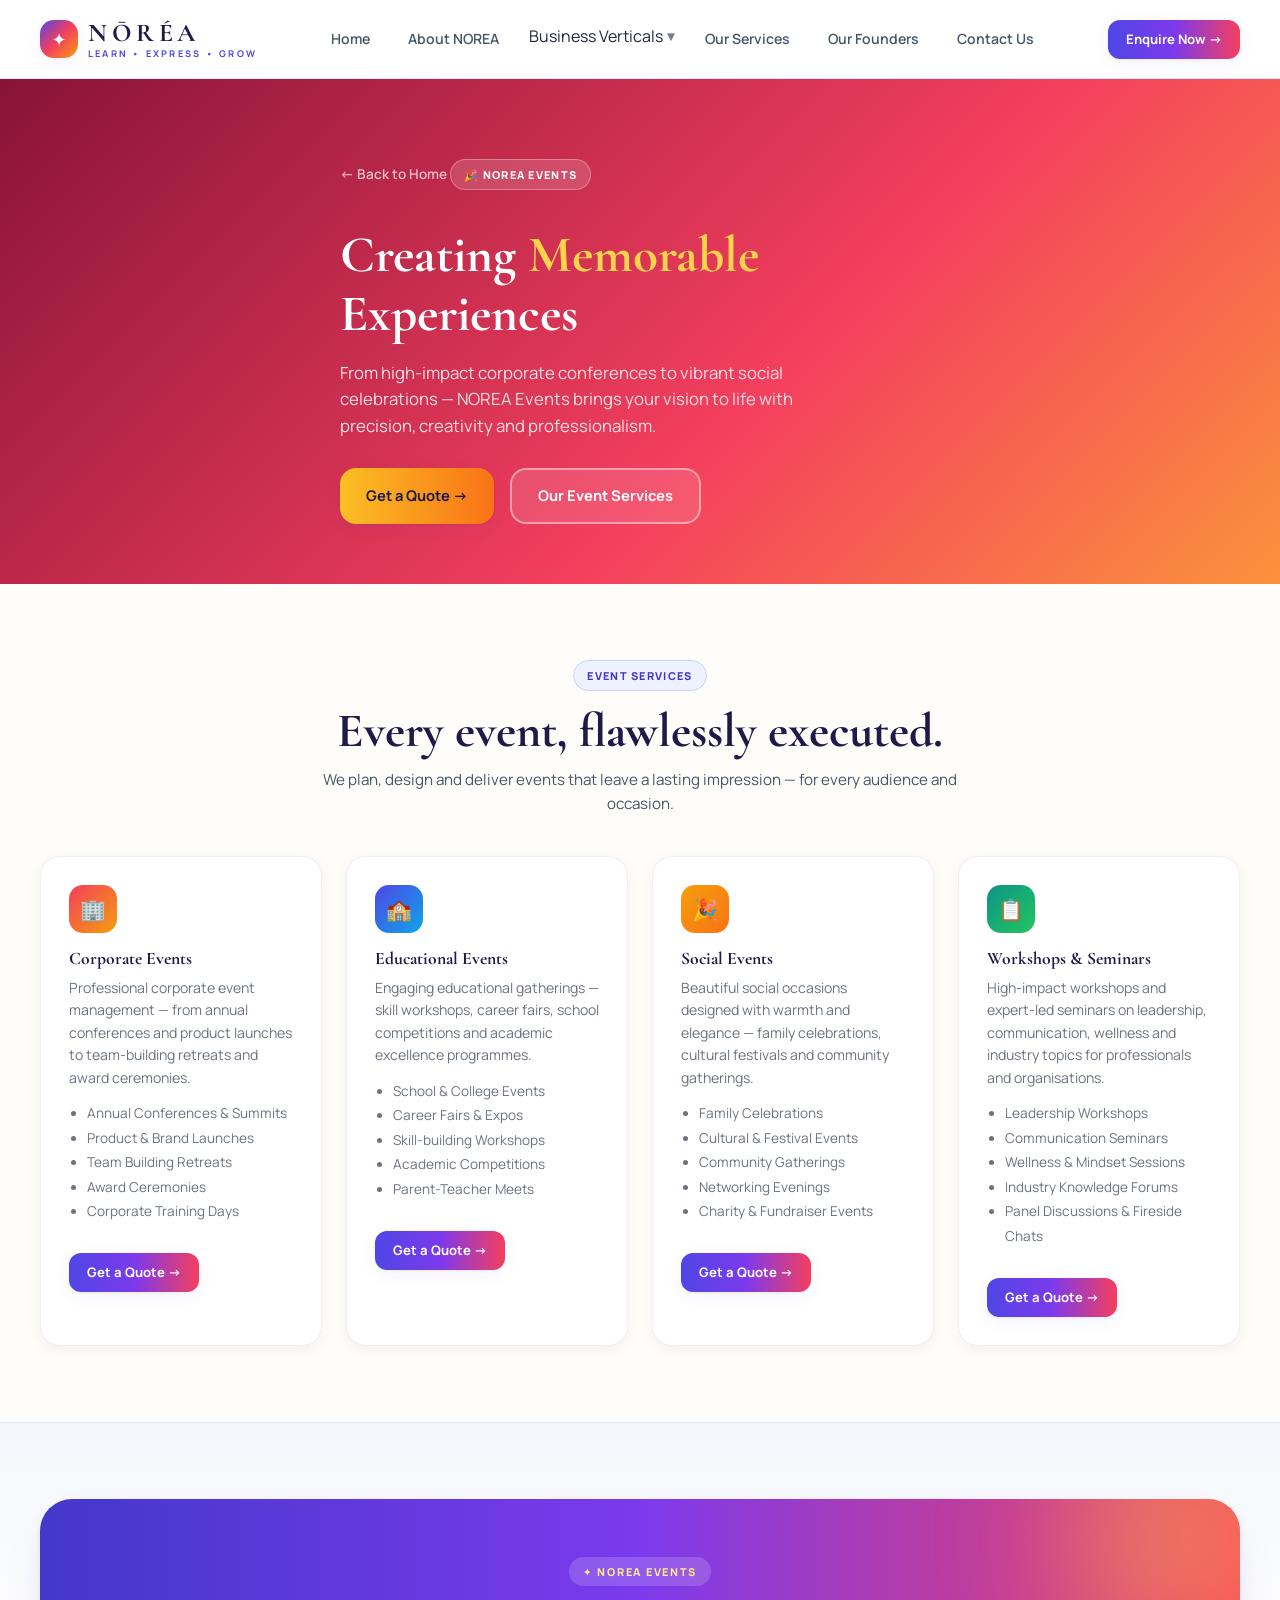
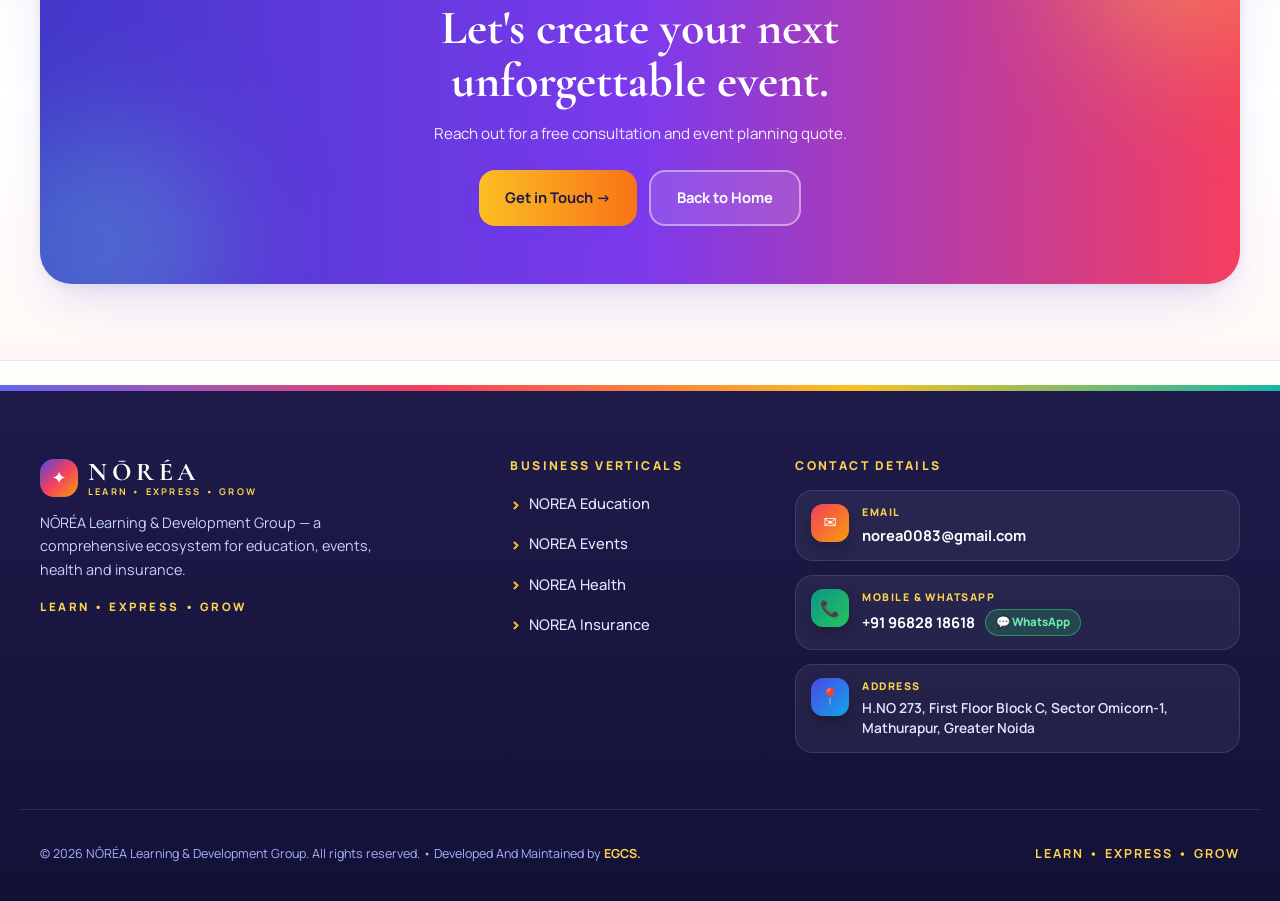
<file: norea-html/events.html>
<!DOCTYPE html>
<html lang="en">
  <head>
    <meta charset="UTF-8" />
    <meta name="viewport" content="width=device-width, initial-scale=1.0" />
    <link rel="icon" type="image/svg+xml" href="favicon.svg" />
    <meta name="theme-color" content="#f43f5e" />
    <title>NOREA Events – Corporate, Educational &amp; Social Events | NŌRÉA</title>
    <meta name="description" content="NOREA Events delivers impactful Corporate Events, Educational Events, Social Events and Workshops & Seminars for organisations and individuals." />
    <link rel="preconnect" href="https://fonts.googleapis.com" />
    <link rel="preconnect" href="https://fonts.gstatic.com" crossorigin />
    <link href="https://fonts.googleapis.com/css2?family=Cormorant+Garamond:wght@500;600;700&family=Manrope:wght@400;500;600;700;800&display=swap" rel="stylesheet" />
    <link rel="stylesheet" href="styles.css?v=18" />
  </head>
  <body>
    <div id="toast" class="toast" role="status" aria-live="polite"></div>

    <!-- HEADER -->
    <header class="site-header">
      <div class="container header-inner">
        <a href="index.html" class="logo" aria-label="NŌRÉA Home">
          <span class="logo-mark" aria-hidden="true">✦</span>
          <span class="logo-text">
            <span class="logo-name">NŌRÉA</span>
            <span class="logo-sub">LEARN • EXPRESS • GROW</span>
          </span>
        </a>
        <nav class="nav-desktop" aria-label="Primary">
          <a href="index.html" class="nav-link">Home</a>
          <a href="index.html#about" class="nav-link">About NOREA</a>
          <div class="nav-dropdown-wrap">
            <button type="button" class="nav-link nav-dropdown-btn" aria-haspopup="true" aria-expanded="false" id="verticalDropBtn">
              Business Verticals <span class="dropdown-arrow">&#9660;</span>
            </button>
            <div class="nav-dropdown" id="verticalDropMenu" role="menu">
              <div class="dropdown-col">
                <a href="education.html" class="dropdown-section-title" role="menuitem"><span class="ds-icon grad-indigo">&#127979;</span> NOREA Education</a>
                <a href="education.html#spoken-english" class="dropdown-item" role="menuitem">Spoken English</a>
                <a href="education.html#personality" class="dropdown-item" role="menuitem">Personality Development</a>
                <a href="education.html#parenting" class="dropdown-item" role="menuitem">Parenting Programs</a>
                <a href="education.html#professional" class="dropdown-item" role="menuitem">Professional Training</a>
              </div>
              <div class="dropdown-col">
                <a href="events.html" class="dropdown-section-title" role="menuitem"><span class="ds-icon grad-rose">&#127881;</span> NOREA Events</a>
                <a href="events.html#corporate" class="dropdown-item" role="menuitem">Corporate Events</a>
                <a href="events.html#educational" class="dropdown-item" role="menuitem">Educational Events</a>
                <a href="events.html#social" class="dropdown-item" role="menuitem">Social Events</a>
                <a href="events.html#workshops" class="dropdown-item" role="menuitem">Workshops &amp; Seminars</a>
              </div>
              <div class="dropdown-col">
                <a href="health.html" class="dropdown-section-title" role="menuitem"><span class="ds-icon grad-teal">&#10084;</span> NOREA Health</a>
                <a href="health.html#awareness" class="dropdown-item" role="menuitem">Health Awareness Programs</a>
                <a href="health.html#wellness" class="dropdown-item" role="menuitem">Wellness Initiatives</a>
                <a href="health.html#services" class="dropdown-item" role="menuitem">Health-related Services</a>
              </div>
              <div class="dropdown-col">
                <a href="insurance.html" class="dropdown-section-title" role="menuitem"><span class="ds-icon grad-amber">&#128274;</span> NOREA Insurance</a>
                <a href="insurance.html#guidance" class="dropdown-item" role="menuitem">Insurance Guidance</a>
                <a href="insurance.html#services" class="dropdown-item" role="menuitem">Insurance Services</a>
              </div>
            </div>
          </div>
          <a href="index.html#programs" class="nav-link">Our Services</a>
          <a href="index.html#founders" class="nav-link">Our Founders</a>
          <a href="index.html#contact" class="nav-link">Contact Us</a>
        </nav>
        <div class="header-cta"><a href="index.html#enquiry" class="btn btn-primary btn-sm">Enquire Now &rarr;</a></div>
        <button type="button" id="menuToggle" class="menu-toggle" aria-label="Toggle menu" aria-expanded="false"><span id="menuIcon">&#9776;</span></button>
      </div>
      <nav id="mobileMenu" class="mobile-menu" aria-label="Mobile Navigation">
        <a href="index.html" class="mobile-link">Home</a>
        <a href="index.html#about" class="mobile-link">About NOREA</a>
        <button type="button" class="mobile-link mobile-accordion-btn" id="mobileVerticalBtn" aria-expanded="false">Business Verticals <span class="dropdown-arrow">&#9660;</span></button>
        <div class="mobile-accordion-body" id="mobileVerticalBody">
          <div class="mobile-sub-group">
            <button type="button" class="mobile-sub-accordion-btn" aria-expanded="false">
              <span>&#127979; NOREA Education</span>
              <span class="dropdown-arrow">&#9660;</span>
            </button>
            <div class="mobile-sub-list">
              <a href="education.html" class="mobile-sub-link mobile-sub-overview">All NOREA Education &rarr;</a>
              <a href="education.html#spoken-english" class="mobile-sub-link">Spoken English</a>
              <a href="education.html#personality" class="mobile-sub-link">Personality Development</a>
              <a href="education.html#parenting" class="mobile-sub-link">Parenting Programs</a>
              <a href="education.html#professional" class="mobile-sub-link">Professional Training</a>
            </div>
          </div>
          <div class="mobile-sub-group">
            <button type="button" class="mobile-sub-accordion-btn" aria-expanded="false">
              <span>&#127881; NOREA Events</span>
              <span class="dropdown-arrow">&#9660;</span>
            </button>
            <div class="mobile-sub-list">
              <a href="events.html" class="mobile-sub-link mobile-sub-overview">All NOREA Events &rarr;</a>
              <a href="events.html#corporate" class="mobile-sub-link">Corporate Events</a>
              <a href="events.html#educational" class="mobile-sub-link">Educational Events</a>
              <a href="events.html#social" class="mobile-sub-link">Social Events</a>
              <a href="events.html#workshops" class="mobile-sub-link">Workshops &amp; Seminars</a>
            </div>
          </div>
          <div class="mobile-sub-group">
            <button type="button" class="mobile-sub-accordion-btn" aria-expanded="false">
              <span>&#10084; NOREA Health</span>
              <span class="dropdown-arrow">&#9660;</span>
            </button>
            <div class="mobile-sub-list">
              <a href="health.html" class="mobile-sub-link mobile-sub-overview">All NOREA Health &rarr;</a>
              <a href="health.html#awareness" class="mobile-sub-link">Health Awareness Programs</a>
              <a href="health.html#wellness" class="mobile-sub-link">Wellness Initiatives</a>
              <a href="health.html#services" class="mobile-sub-link">Health-related Services</a>
            </div>
          </div>
          <div class="mobile-sub-group">
            <button type="button" class="mobile-sub-accordion-btn" aria-expanded="false">
              <span>&#128274; NOREA Insurance</span>
              <span class="dropdown-arrow">&#9660;</span>
            </button>
            <div class="mobile-sub-list">
              <a href="insurance.html" class="mobile-sub-link mobile-sub-overview">All NOREA Insurance &rarr;</a>
              <a href="insurance.html#guidance" class="mobile-sub-link">Insurance Guidance</a>
              <a href="insurance.html#services" class="mobile-sub-link">Insurance Services</a>
            </div>
          </div>
        </div>
        <a href="index.html#programs" class="mobile-link">Our Services</a>
        <a href="index.html#founders" class="mobile-link">Our Founders</a>
        <a href="index.html#enquiry" class="btn btn-primary btn-full">Enquire Now &rarr;</a>
      </nav>
    </header>

    <main>
      <!-- HERO -->
      <section class="vertical-hero" style="background: linear-gradient(135deg, #881337 0%, #f43f5e 60%, #fb923c 100%); min-height: 460px;">
        <div class="container vertical-hero-content reveal" style="padding-top: 80px; padding-bottom: 60px;">
          <a href="index.html" class="back-nav" style="color:rgba(255,255,255,0.7);">&#8592; Back to Home</a>
          <span class="pill-eyebrow" style="background:rgba(255,255,255,0.15);color:#fff;border-color:rgba(255,255,255,0.3);">&#127881; NOREA Events</span>
          <h1 style="color:#fff; margin-top:16px; font-size: clamp(2rem,5vw,3.2rem); line-height:1.15;">
            Creating <span style="color:#fcd34d;">Memorable</span> Experiences
          </h1>
          <p style="color:rgba(255,255,255,0.85); font-size:1.05rem; max-width:520px; margin-top:16px;">
            From high-impact corporate conferences to vibrant social celebrations — NOREA Events brings your vision to life with precision, creativity and professionalism.
          </p>
          <div style="margin-top:28px; display:flex; gap:16px; flex-wrap:wrap;">
            <a href="index.html#enquiry" class="btn btn-amber btn-lg">Get a Quote &rarr;</a>
            <a href="#services" class="btn btn-outline-light btn-lg">Our Event Services</a>
          </div>
        </div>
      </section>

      <!-- SERVICES -->
      <section id="services" class="section">
        <div class="container">
          <div class="section-head center reveal">
            <span class="pill-eyebrow">Event Services</span>
            <h2 class="section-title">Every event, flawlessly executed.</h2>
            <p class="section-sub">We plan, design and deliver events that leave a lasting impression — for every audience and occasion.</p>
          </div>

          <div class="services-grid" style="grid-template-columns: repeat(auto-fit, minmax(280px, 1fr));">

            <div class="service-card reveal" id="corporate">
              <div class="service-card-icon grad-rose">&#127970;</div>
              <h3>Corporate Events</h3>
              <p>Professional corporate event management — from annual conferences and product launches to team-building retreats and award ceremonies.</p>
              <ul style="font-size:0.85rem;color:#6b7280;margin-top:12px;padding-left:18px;line-height:1.8;">
                <li>Annual Conferences &amp; Summits</li>
                <li>Product &amp; Brand Launches</li>
                <li>Team Building Retreats</li>
                <li>Award Ceremonies</li>
                <li>Corporate Training Days</li>
              </ul>
              <a href="index.html#enquiry" class="btn btn-primary btn-sm" style="margin-top:16px;">Get a Quote &rarr;</a>
            </div>

            <div class="service-card reveal" id="educational">
              <div class="service-card-icon grad-indigo">&#127979;</div>
              <h3>Educational Events</h3>
              <p>Engaging educational gatherings — skill workshops, career fairs, school competitions and academic excellence programmes.</p>
              <ul style="font-size:0.85rem;color:#6b7280;margin-top:12px;padding-left:18px;line-height:1.8;">
                <li>School &amp; College Events</li>
                <li>Career Fairs &amp; Expos</li>
                <li>Skill-building Workshops</li>
                <li>Academic Competitions</li>
                <li>Parent-Teacher Meets</li>
              </ul>
              <a href="index.html#enquiry" class="btn btn-primary btn-sm" style="margin-top:16px;">Get a Quote &rarr;</a>
            </div>

            <div class="service-card reveal" id="social">
              <div class="service-card-icon grad-amber">&#127881;</div>
              <h3>Social Events</h3>
              <p>Beautiful social occasions designed with warmth and elegance — family celebrations, cultural festivals and community gatherings.</p>
              <ul style="font-size:0.85rem;color:#6b7280;margin-top:12px;padding-left:18px;line-height:1.8;">
                <li>Family Celebrations</li>
                <li>Cultural &amp; Festival Events</li>
                <li>Community Gatherings</li>
                <li>Networking Evenings</li>
                <li>Charity &amp; Fundraiser Events</li>
              </ul>
              <a href="index.html#enquiry" class="btn btn-primary btn-sm" style="margin-top:16px;">Get a Quote &rarr;</a>
            </div>

            <div class="service-card reveal" id="workshops">
              <div class="service-card-icon grad-teal">&#128203;</div>
              <h3>Workshops &amp; Seminars</h3>
              <p>High-impact workshops and expert-led seminars on leadership, communication, wellness and industry topics for professionals and organisations.</p>
              <ul style="font-size:0.85rem;color:#6b7280;margin-top:12px;padding-left:18px;line-height:1.8;">
                <li>Leadership Workshops</li>
                <li>Communication Seminars</li>
                <li>Wellness &amp; Mindset Sessions</li>
                <li>Industry Knowledge Forums</li>
                <li>Panel Discussions &amp; Fireside Chats</li>
              </ul>
              <a href="index.html#enquiry" class="btn btn-primary btn-sm" style="margin-top:16px;">Get a Quote &rarr;</a>
            </div>

          </div>
        </div>
      </section>

      <!-- CTA -->
      <section class="section section-tinted">
        <div class="container">
          <div class="cta-banner reveal">
            <div class="cta-glow-1"></div>
            <div class="cta-glow-2"></div>
            <div class="cta-content">
              <span class="cta-pill">✦ NOREA Events</span>
              <h2>Let's create your next unforgettable event.</h2>
              <p>Reach out for a free consultation and event planning quote.</p>
              <div class="btn-row center">
                <a href="index.html#enquiry" class="btn btn-amber btn-lg">Get in Touch &rarr;</a>
                <a href="index.html" class="btn btn-outline-light btn-lg">Back to Home</a>
              </div>
            </div>
          </div>
        </div>
      </section>
    </main>

    <!-- FOOTER -->
    <footer class="site-footer">
      <div class="footer-rainbow"></div>
      <div class="container footer-grid">
        <div class="footer-col-brand">
          <a href="index.html" class="logo"><span class="logo-mark" aria-hidden="true">✦</span><span class="logo-text"><span class="logo-name light">NŌRÉA</span><span class="logo-sub amber">LEARN • EXPRESS • GROW</span></span></a>
          <p class="footer-about">NŌRÉA Learning &amp; Development Group — a comprehensive ecosystem for education, events, health and insurance.</p>
          <p class="footer-tag">LEARN • EXPRESS • GROW</p>
        </div>
        <div class="footer-col-links">
          <h4 class="footer-heading">Business Verticals</h4>
          <ul class="footer-links">
            <li><a href="education.html">NOREA Education</a></li>
            <li><a href="events.html">NOREA Events</a></li>
            <li><a href="health.html">NOREA Health</a></li>
            <li><a href="insurance.html">NOREA Insurance</a></li>
          </ul>
        </div>
        <div class="footer-col-contact">
          <h4 class="footer-heading">Contact Details</h4>
          <ul class="footer-contact-list">
            <li class="footer-contact-item"><span class="footer-contact-icon grad-rose" aria-hidden="true">&#9993;</span><div class="footer-contact-body"><span class="footer-contact-label">Email</span><a href="mailto:norea0083@gmail.com" class="footer-contact-val">norea0083@gmail.com</a></div></li>
            <li class="footer-contact-item"><span class="footer-contact-icon grad-teal" aria-hidden="true">&#128222;</span><div class="footer-contact-body"><span class="footer-contact-label">Mobile &amp; WhatsApp</span><div class="footer-phone-links"><a href="tel:+919682818618" class="footer-contact-val">+91 96828 18618</a><a href="https://wa.me/919682818618" target="_blank" rel="noreferrer" class="footer-wa-chip">&#128172; WhatsApp</a></div></div></li>
            <li class="footer-contact-item"><span class="footer-contact-icon grad-indigo" aria-hidden="true">&#128205;</span><div class="footer-contact-body"><span class="footer-contact-label">Address</span><span class="footer-contact-val address">H.NO 273, First Floor Block C, Sector Omicorn-1, Mathurapur, Greater Noida</span></div></li>
          </ul>
        </div>
      </div>
      <div class="container footer-bottom">
        <p>&copy; <span id="year"></span> NŌRÉA Learning &amp; Development Group. All rights reserved. &bull; Developed And Maintained by <strong style="color:#fcd34d;">EGCS.</strong></p>
        <p class="footer-tag-sm">LEARN • EXPRESS • GROW</p>
      </div>
    </footer>
    <script src="script.js?v=18"></script>
  </body>
</html>
</file>
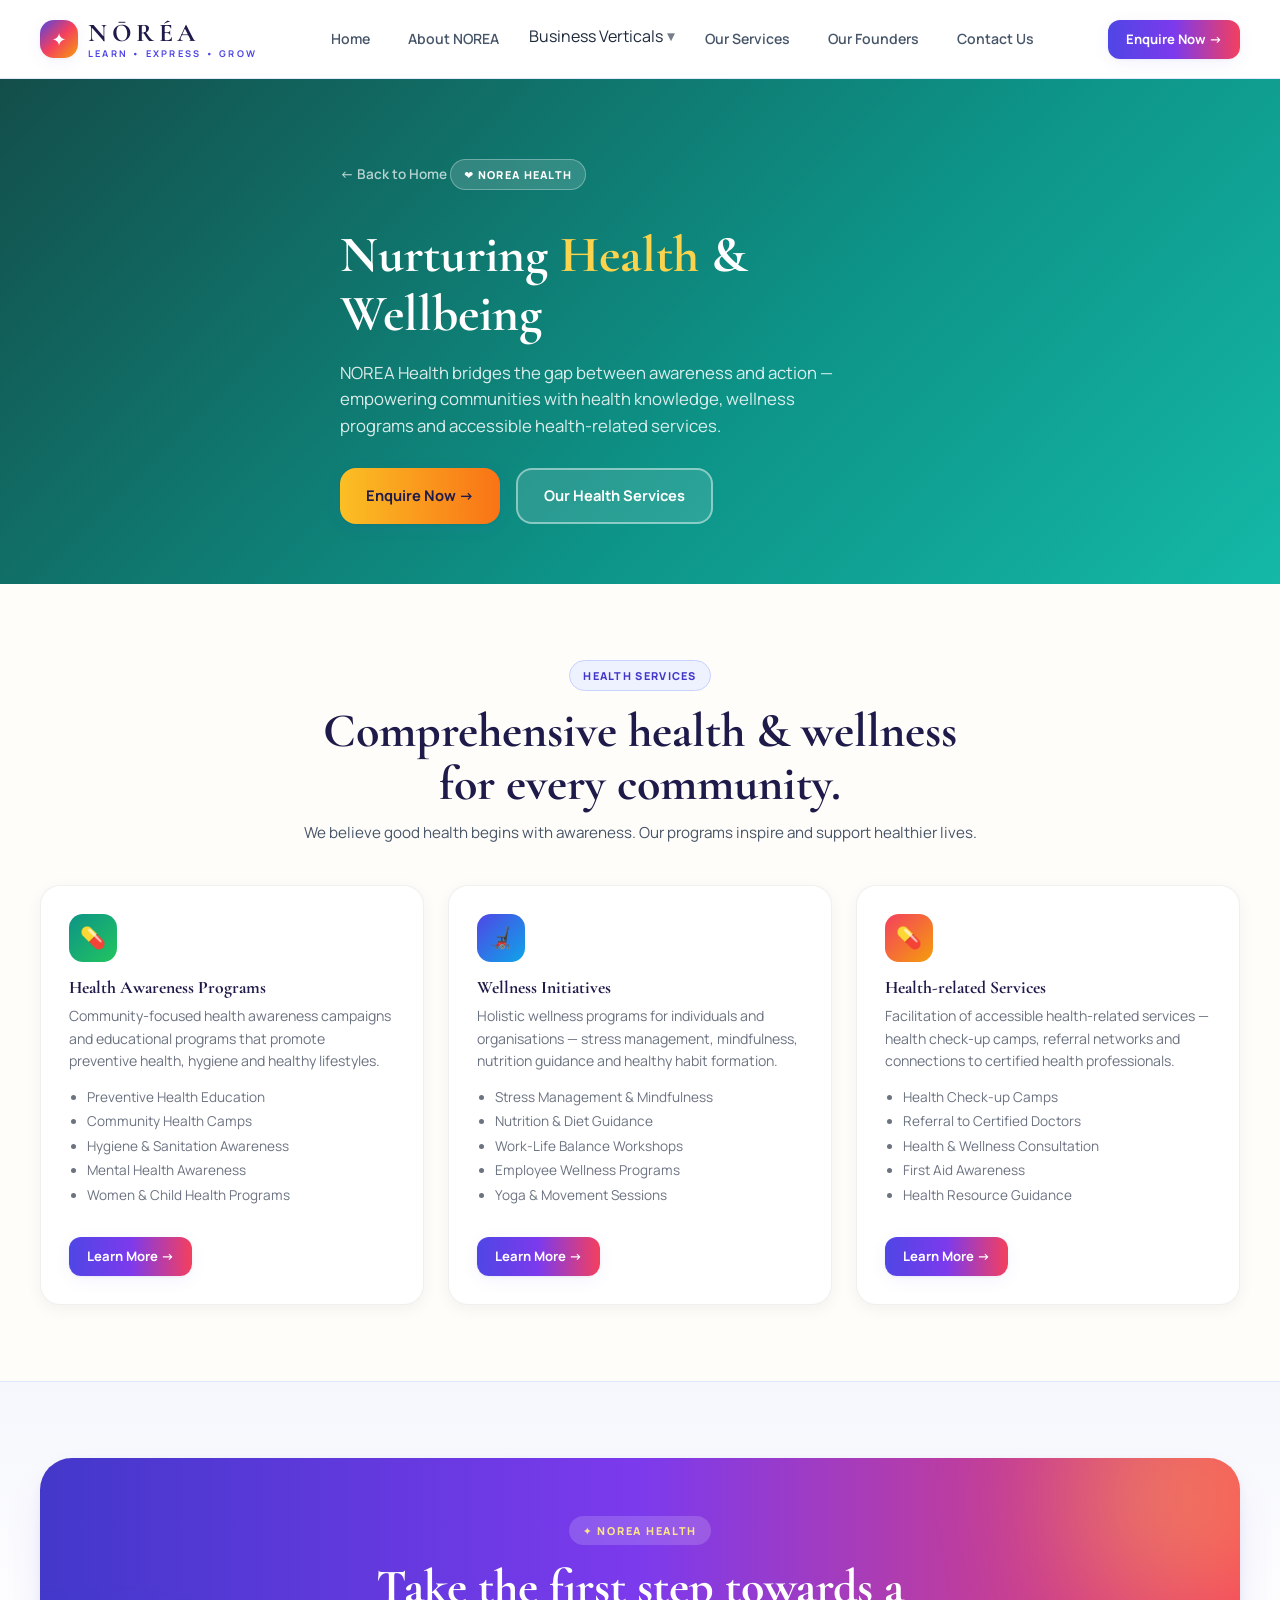
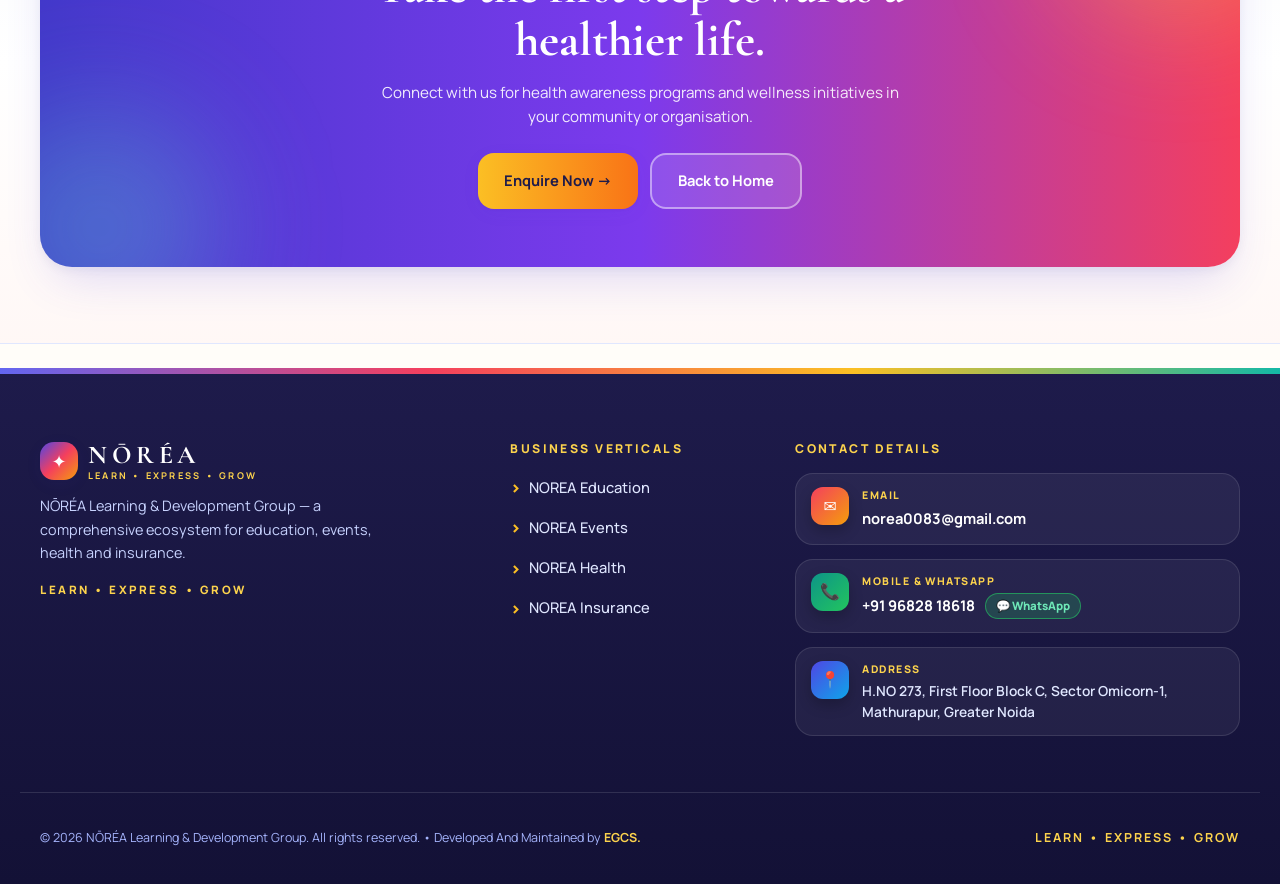
<file: norea-html/health.html>
<!DOCTYPE html>
<html lang="en">
  <head>
    <meta charset="UTF-8" />
    <meta name="viewport" content="width=device-width, initial-scale=1.0" />
    <link rel="icon" type="image/svg+xml" href="favicon.svg" />
    <meta name="theme-color" content="#14b8a6" />
    <title>NOREA Health – Wellness &amp; Health Awareness | NŌRÉA</title>
    <meta name="description" content="NOREA Health delivers Health Awareness Programs, Wellness Initiatives and Health-related Services for communities and organisations." />
    <link rel="preconnect" href="https://fonts.googleapis.com" />
    <link rel="preconnect" href="https://fonts.gstatic.com" crossorigin />
    <link href="https://fonts.googleapis.com/css2?family=Cormorant+Garamond:wght@500;600;700&family=Manrope:wght@400;500;600;700;800&display=swap" rel="stylesheet" />
    <link rel="stylesheet" href="styles.css?v=18" />
  </head>
  <body>
    <div id="toast" class="toast" role="status" aria-live="polite"></div>

    <!-- HEADER -->
    <header class="site-header">
      <div class="container header-inner">
        <a href="index.html" class="logo" aria-label="NŌRÉA Home">
          <span class="logo-mark" aria-hidden="true">✦</span>
          <span class="logo-text"><span class="logo-name">NŌRÉA</span><span class="logo-sub">LEARN • EXPRESS • GROW</span></span>
        </a>
        <nav class="nav-desktop" aria-label="Primary">
          <a href="index.html" class="nav-link">Home</a>
          <a href="index.html#about" class="nav-link">About NOREA</a>
          <div class="nav-dropdown-wrap">
            <button type="button" class="nav-link nav-dropdown-btn" aria-haspopup="true" aria-expanded="false" id="verticalDropBtn">Business Verticals <span class="dropdown-arrow">&#9660;</span></button>
            <div class="nav-dropdown" id="verticalDropMenu" role="menu">
              <div class="dropdown-col"><a href="education.html" class="dropdown-section-title" role="menuitem"><span class="ds-icon grad-indigo">&#127979;</span> NOREA Education</a><a href="education.html#spoken-english" class="dropdown-item" role="menuitem">Spoken English</a><a href="education.html#personality" class="dropdown-item" role="menuitem">Personality Development</a><a href="education.html#parenting" class="dropdown-item" role="menuitem">Parenting Programs</a><a href="education.html#professional" class="dropdown-item" role="menuitem">Professional Training</a></div>
              <div class="dropdown-col"><a href="events.html" class="dropdown-section-title" role="menuitem"><span class="ds-icon grad-rose">&#127881;</span> NOREA Events</a><a href="events.html#corporate" class="dropdown-item" role="menuitem">Corporate Events</a><a href="events.html#educational" class="dropdown-item" role="menuitem">Educational Events</a><a href="events.html#social" class="dropdown-item" role="menuitem">Social Events</a><a href="events.html#workshops" class="dropdown-item" role="menuitem">Workshops &amp; Seminars</a></div>
              <div class="dropdown-col"><a href="health.html" class="dropdown-section-title" role="menuitem"><span class="ds-icon grad-teal">&#10084;</span> NOREA Health</a><a href="health.html#awareness" class="dropdown-item" role="menuitem">Health Awareness Programs</a><a href="health.html#wellness" class="dropdown-item" role="menuitem">Wellness Initiatives</a><a href="health.html#services" class="dropdown-item" role="menuitem">Health-related Services</a></div>
              <div class="dropdown-col"><a href="insurance.html" class="dropdown-section-title" role="menuitem"><span class="ds-icon grad-amber">&#128274;</span> NOREA Insurance</a><a href="insurance.html#guidance" class="dropdown-item" role="menuitem">Insurance Guidance</a><a href="insurance.html#services" class="dropdown-item" role="menuitem">Insurance Services</a></div>
            </div>
          </div>
          <a href="index.html#programs" class="nav-link">Our Services</a>
          <a href="index.html#founders" class="nav-link">Our Founders</a>
          <a href="index.html#contact" class="nav-link">Contact Us</a>
        </nav>
        <div class="header-cta"><a href="index.html#enquiry" class="btn btn-primary btn-sm">Enquire Now &rarr;</a></div>
        <button type="button" id="menuToggle" class="menu-toggle" aria-label="Toggle menu" aria-expanded="false"><span id="menuIcon">&#9776;</span></button>
      </div>
      <nav id="mobileMenu" class="mobile-menu" aria-label="Mobile Navigation">
        <a href="index.html" class="mobile-link">Home</a>
        <a href="index.html#about" class="mobile-link">About NOREA</a>
        <button type="button" class="mobile-link mobile-accordion-btn" id="mobileVerticalBtn" aria-expanded="false">Business Verticals <span class="dropdown-arrow">&#9660;</span></button>
        <div class="mobile-accordion-body" id="mobileVerticalBody">
          <div class="mobile-sub-group">
            <button type="button" class="mobile-sub-accordion-btn" aria-expanded="false">
              <span>&#127979; NOREA Education</span>
              <span class="dropdown-arrow">&#9660;</span>
            </button>
            <div class="mobile-sub-list">
              <a href="education.html" class="mobile-sub-link mobile-sub-overview">All NOREA Education &rarr;</a>
              <a href="education.html#spoken-english" class="mobile-sub-link">Spoken English</a>
              <a href="education.html#personality" class="mobile-sub-link">Personality Development</a>
              <a href="education.html#parenting" class="mobile-sub-link">Parenting Programs</a>
              <a href="education.html#professional" class="mobile-sub-link">Professional Training</a>
            </div>
          </div>
          <div class="mobile-sub-group">
            <button type="button" class="mobile-sub-accordion-btn" aria-expanded="false">
              <span>&#127881; NOREA Events</span>
              <span class="dropdown-arrow">&#9660;</span>
            </button>
            <div class="mobile-sub-list">
              <a href="events.html" class="mobile-sub-link mobile-sub-overview">All NOREA Events &rarr;</a>
              <a href="events.html#corporate" class="mobile-sub-link">Corporate Events</a>
              <a href="events.html#educational" class="mobile-sub-link">Educational Events</a>
              <a href="events.html#social" class="mobile-sub-link">Social Events</a>
              <a href="events.html#workshops" class="mobile-sub-link">Workshops &amp; Seminars</a>
            </div>
          </div>
          <div class="mobile-sub-group">
            <button type="button" class="mobile-sub-accordion-btn" aria-expanded="false">
              <span>&#10084; NOREA Health</span>
              <span class="dropdown-arrow">&#9660;</span>
            </button>
            <div class="mobile-sub-list">
              <a href="health.html" class="mobile-sub-link mobile-sub-overview">All NOREA Health &rarr;</a>
              <a href="health.html#awareness" class="mobile-sub-link">Health Awareness Programs</a>
              <a href="health.html#wellness" class="mobile-sub-link">Wellness Initiatives</a>
              <a href="health.html#services" class="mobile-sub-link">Health-related Services</a>
            </div>
          </div>
          <div class="mobile-sub-group">
            <button type="button" class="mobile-sub-accordion-btn" aria-expanded="false">
              <span>&#128274; NOREA Insurance</span>
              <span class="dropdown-arrow">&#9660;</span>
            </button>
            <div class="mobile-sub-list">
              <a href="insurance.html" class="mobile-sub-link mobile-sub-overview">All NOREA Insurance &rarr;</a>
              <a href="insurance.html#guidance" class="mobile-sub-link">Insurance Guidance</a>
              <a href="insurance.html#services" class="mobile-sub-link">Insurance Services</a>
            </div>
          </div>
        </div>
        <a href="index.html#programs" class="mobile-link">Our Services</a>
        <a href="index.html#founders" class="mobile-link">Our Founders</a>
        <a href="index.html#enquiry" class="btn btn-primary btn-full">Enquire Now &rarr;</a>
      </nav>
    </header>

    <main>
      <!-- HERO -->
      <section class="vertical-hero" style="background: linear-gradient(135deg, #134e4a 0%, #0d9488 60%, #14b8a6 100%); min-height: 460px;">
        <div class="container vertical-hero-content reveal" style="padding-top: 80px; padding-bottom: 60px;">
          <a href="index.html" class="back-nav" style="color:rgba(255,255,255,0.7);">&#8592; Back to Home</a>
          <span class="pill-eyebrow" style="background:rgba(255,255,255,0.15);color:#fff;border-color:rgba(255,255,255,0.3);">&#10084; NOREA Health</span>
          <h1 style="color:#fff; margin-top:16px; font-size: clamp(2rem,5vw,3.2rem); line-height:1.15;">
            Nurturing <span style="color:#fcd34d;">Health</span> &amp; Wellbeing
          </h1>
          <p style="color:rgba(255,255,255,0.85); font-size:1.05rem; max-width:520px; margin-top:16px;">
            NOREA Health bridges the gap between awareness and action — empowering communities with health knowledge, wellness programs and accessible health-related services.
          </p>
          <div style="margin-top:28px; display:flex; gap:16px; flex-wrap:wrap;">
            <a href="index.html#enquiry" class="btn btn-amber btn-lg">Enquire Now &rarr;</a>
            <a href="#services" class="btn btn-outline-light btn-lg">Our Health Services</a>
          </div>
        </div>
      </section>

      <!-- SERVICES -->
      <section id="services" class="section">
        <div class="container">
          <div class="section-head center reveal">
            <span class="pill-eyebrow">Health Services</span>
            <h2 class="section-title">Comprehensive health &amp; wellness for every community.</h2>
            <p class="section-sub">We believe good health begins with awareness. Our programs inspire and support healthier lives.</p>
          </div>

          <div class="services-grid" style="grid-template-columns: repeat(auto-fit, minmax(280px, 1fr));">

            <div class="service-card reveal" id="awareness">
              <div class="service-card-icon grad-teal">&#128138;</div>
              <h3>Health Awareness Programs</h3>
              <p>Community-focused health awareness campaigns and educational programs that promote preventive health, hygiene and healthy lifestyles.</p>
              <ul style="font-size:0.85rem;color:#6b7280;margin-top:12px;padding-left:18px;line-height:1.8;">
                <li>Preventive Health Education</li>
                <li>Community Health Camps</li>
                <li>Hygiene &amp; Sanitation Awareness</li>
                <li>Mental Health Awareness</li>
                <li>Women &amp; Child Health Programs</li>
              </ul>
              <a href="index.html#enquiry" class="btn btn-primary btn-sm" style="margin-top:16px;">Learn More &rarr;</a>
            </div>

            <div class="service-card reveal" id="wellness">
              <div class="service-card-icon grad-indigo">&#129468;</div>
              <h3>Wellness Initiatives</h3>
              <p>Holistic wellness programs for individuals and organisations — stress management, mindfulness, nutrition guidance and healthy habit formation.</p>
              <ul style="font-size:0.85rem;color:#6b7280;margin-top:12px;padding-left:18px;line-height:1.8;">
                <li>Stress Management &amp; Mindfulness</li>
                <li>Nutrition &amp; Diet Guidance</li>
                <li>Work-Life Balance Workshops</li>
                <li>Employee Wellness Programs</li>
                <li>Yoga &amp; Movement Sessions</li>
              </ul>
              <a href="index.html#enquiry" class="btn btn-primary btn-sm" style="margin-top:16px;">Learn More &rarr;</a>
            </div>

            <div class="service-card reveal" id="services-detail">
              <div class="service-card-icon grad-rose">&#128138;</div>
              <h3>Health-related Services</h3>
              <p>Facilitation of accessible health-related services — health check-up camps, referral networks and connections to certified health professionals.</p>
              <ul style="font-size:0.85rem;color:#6b7280;margin-top:12px;padding-left:18px;line-height:1.8;">
                <li>Health Check-up Camps</li>
                <li>Referral to Certified Doctors</li>
                <li>Health &amp; Wellness Consultation</li>
                <li>First Aid Awareness</li>
                <li>Health Resource Guidance</li>
              </ul>
              <a href="index.html#enquiry" class="btn btn-primary btn-sm" style="margin-top:16px;">Learn More &rarr;</a>
            </div>

          </div>
        </div>
      </section>

      <!-- CTA -->
      <section class="section section-tinted">
        <div class="container">
          <div class="cta-banner reveal">
            <div class="cta-glow-1"></div><div class="cta-glow-2"></div>
            <div class="cta-content">
              <span class="cta-pill">✦ NOREA Health</span>
              <h2>Take the first step towards a healthier life.</h2>
              <p>Connect with us for health awareness programs and wellness initiatives in your community or organisation.</p>
              <div class="btn-row center">
                <a href="index.html#enquiry" class="btn btn-amber btn-lg">Enquire Now &rarr;</a>
                <a href="index.html" class="btn btn-outline-light btn-lg">Back to Home</a>
              </div>
            </div>
          </div>
        </div>
      </section>
    </main>

    <!-- FOOTER -->
    <footer class="site-footer">
      <div class="footer-rainbow"></div>
      <div class="container footer-grid">
        <div class="footer-col-brand"><a href="index.html" class="logo"><span class="logo-mark" aria-hidden="true">✦</span><span class="logo-text"><span class="logo-name light">NŌRÉA</span><span class="logo-sub amber">LEARN • EXPRESS • GROW</span></span></a><p class="footer-about">NŌRÉA Learning &amp; Development Group — a comprehensive ecosystem for education, events, health and insurance.</p><p class="footer-tag">LEARN • EXPRESS • GROW</p></div>
        <div class="footer-col-links"><h4 class="footer-heading">Business Verticals</h4><ul class="footer-links"><li><a href="education.html">NOREA Education</a></li><li><a href="events.html">NOREA Events</a></li><li><a href="health.html">NOREA Health</a></li><li><a href="insurance.html">NOREA Insurance</a></li></ul></div>
        <div class="footer-col-contact"><h4 class="footer-heading">Contact Details</h4><ul class="footer-contact-list"><li class="footer-contact-item"><span class="footer-contact-icon grad-rose" aria-hidden="true">&#9993;</span><div class="footer-contact-body"><span class="footer-contact-label">Email</span><a href="mailto:norea0083@gmail.com" class="footer-contact-val">norea0083@gmail.com</a></div></li><li class="footer-contact-item"><span class="footer-contact-icon grad-teal" aria-hidden="true">&#128222;</span><div class="footer-contact-body"><span class="footer-contact-label">Mobile &amp; WhatsApp</span><div class="footer-phone-links"><a href="tel:+919682818618" class="footer-contact-val">+91 96828 18618</a><a href="https://wa.me/919682818618" target="_blank" rel="noreferrer" class="footer-wa-chip">&#128172; WhatsApp</a></div></div></li><li class="footer-contact-item"><span class="footer-contact-icon grad-indigo" aria-hidden="true">&#128205;</span><div class="footer-contact-body"><span class="footer-contact-label">Address</span><span class="footer-contact-val address">H.NO 273, First Floor Block C, Sector Omicorn-1, Mathurapur, Greater Noida</span></div></li></ul></div>
      </div>
      <div class="container footer-bottom"><p>&copy; <span id="year"></span> NŌRÉA Learning &amp; Development Group. All rights reserved. &bull; Developed And Maintained by <strong style="color:#fcd34d;">EGCS.</strong></p><p class="footer-tag-sm">LEARN • EXPRESS • GROW</p></div>
    </footer>
    <script src="script.js?v=18"></script>
  </body>
</html>
</file>
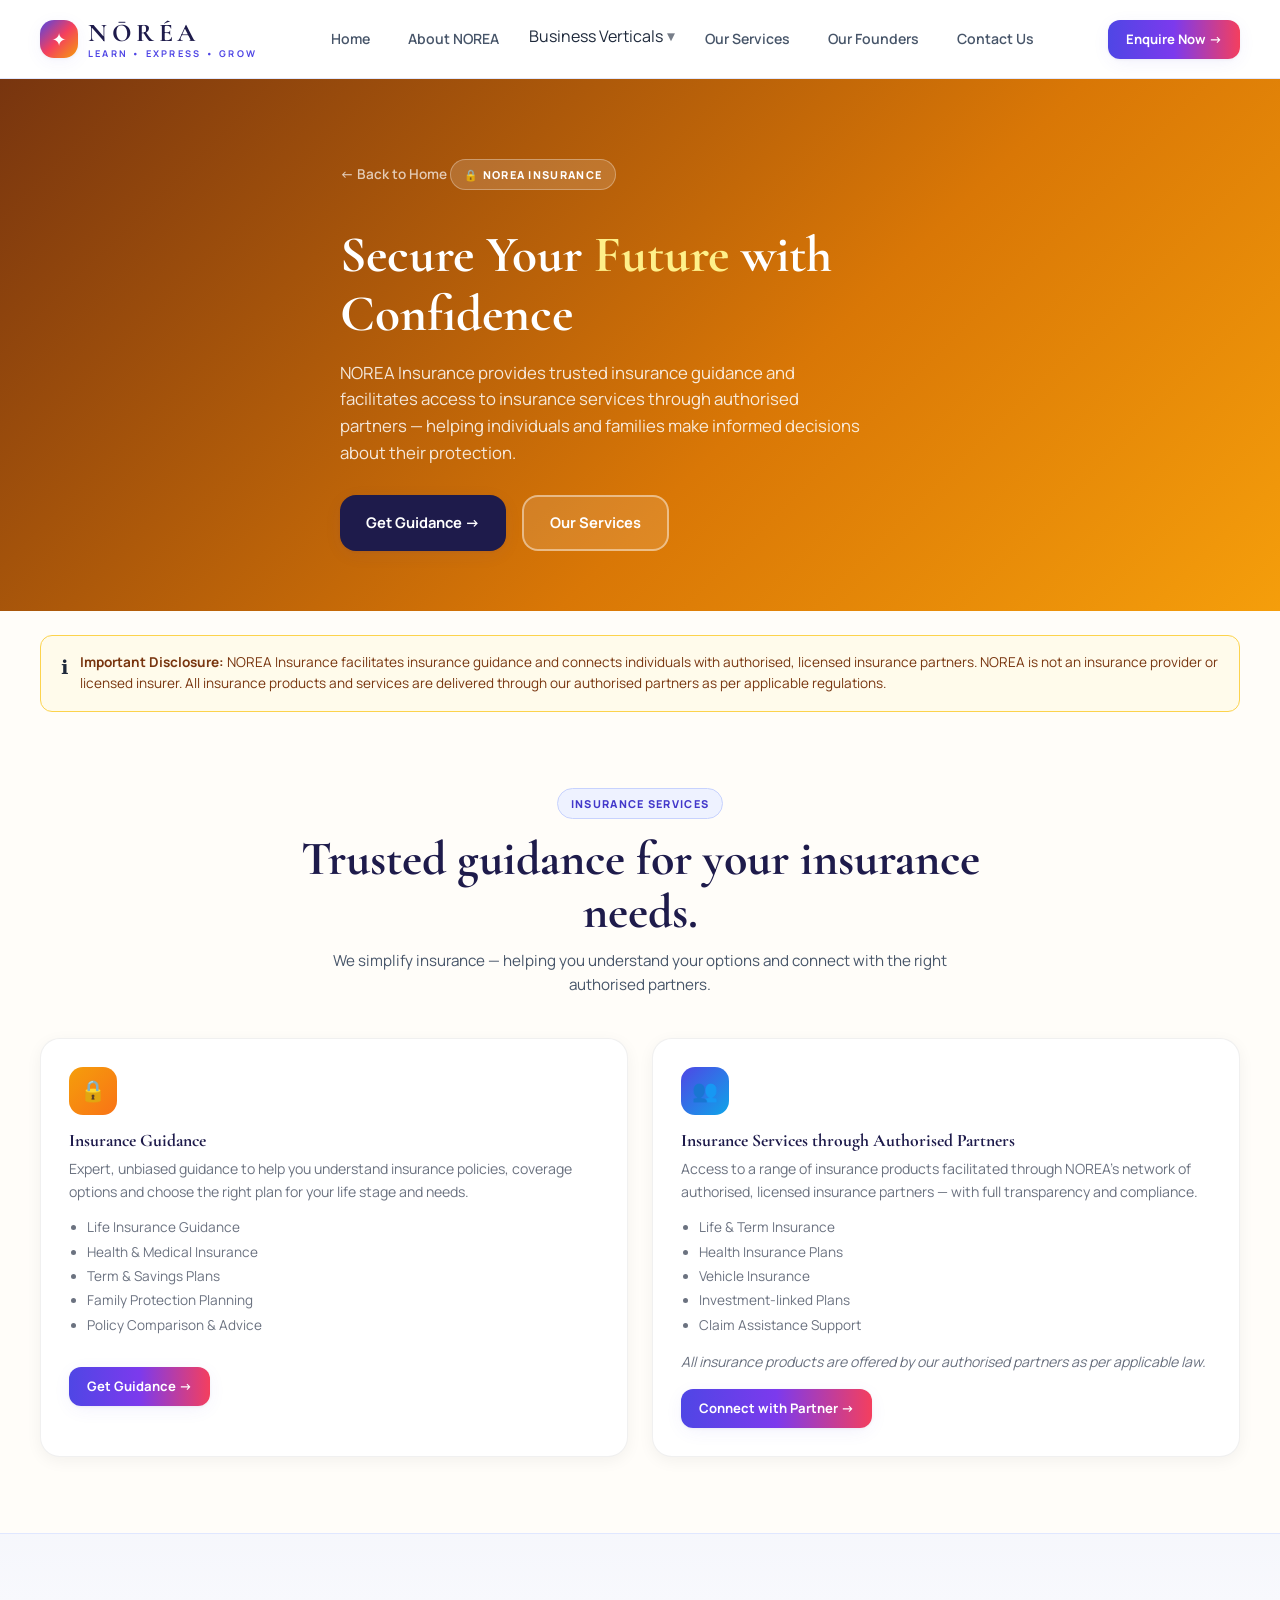
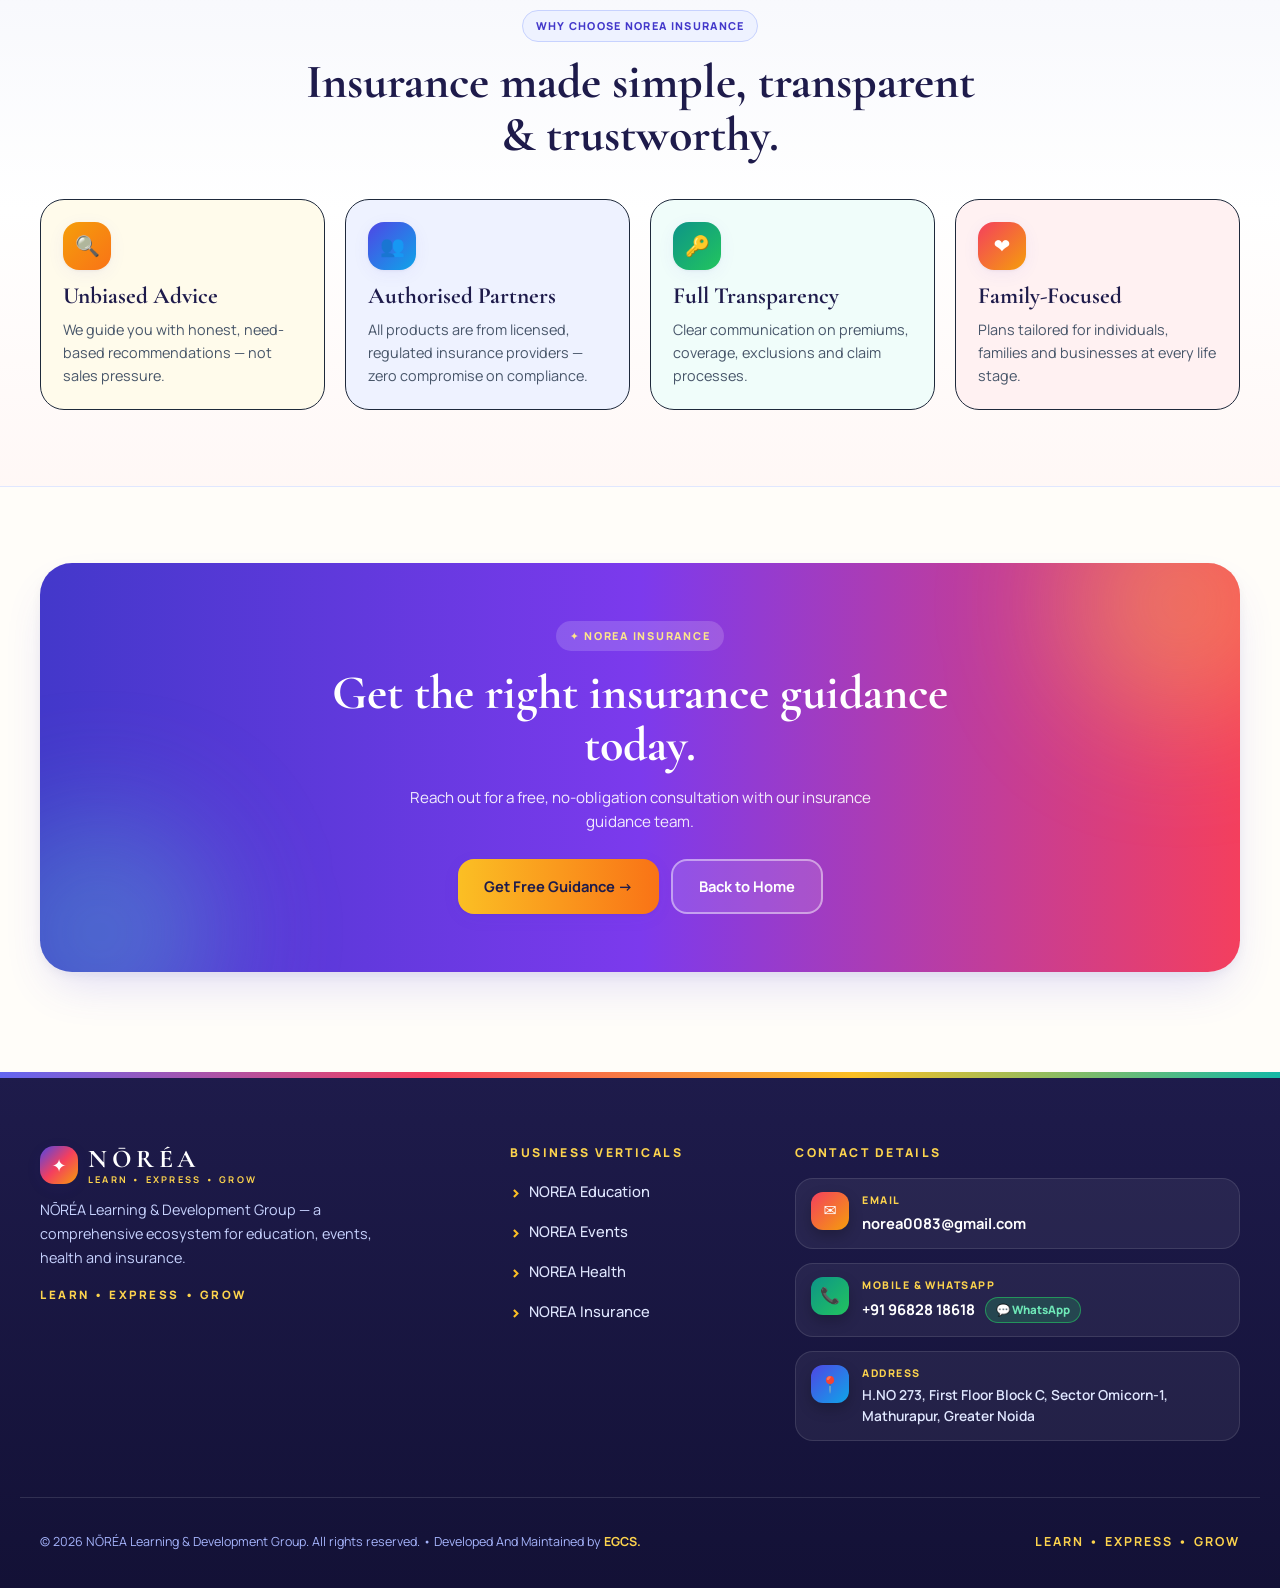
<file: norea-html/insurance.html>
<!DOCTYPE html>
<html lang="en">
  <head>
    <meta charset="UTF-8" />
    <meta name="viewport" content="width=device-width, initial-scale=1.0" />
    <link rel="icon" type="image/svg+xml" href="favicon.svg" />
    <meta name="theme-color" content="#f59e0b" />
    <title>NOREA Insurance – Insurance Guidance &amp; Services | NŌRÉA</title>
    <meta name="description" content="NOREA Insurance provides Insurance Guidance and Insurance-related Services through Authorized Partners. Secure your future with trusted insurance advice." />
    <link rel="preconnect" href="https://fonts.googleapis.com" />
    <link rel="preconnect" href="https://fonts.gstatic.com" crossorigin />
    <link href="https://fonts.googleapis.com/css2?family=Cormorant+Garamond:wght@500;600;700&family=Manrope:wght@400;500;600;700;800&display=swap" rel="stylesheet" />
    <link rel="stylesheet" href="styles.css?v=18" />
  </head>
  <body>
    <div id="toast" class="toast" role="status" aria-live="polite"></div>

    <!-- HEADER -->
    <header class="site-header">
      <div class="container header-inner">
        <a href="index.html" class="logo" aria-label="NŌRÉA Home">
          <span class="logo-mark" aria-hidden="true">✦</span>
          <span class="logo-text"><span class="logo-name">NŌRÉA</span><span class="logo-sub">LEARN • EXPRESS • GROW</span></span>
        </a>
        <nav class="nav-desktop" aria-label="Primary">
          <a href="index.html" class="nav-link">Home</a>
          <a href="index.html#about" class="nav-link">About NOREA</a>
          <div class="nav-dropdown-wrap">
            <button type="button" class="nav-link nav-dropdown-btn" aria-haspopup="true" aria-expanded="false" id="verticalDropBtn">Business Verticals <span class="dropdown-arrow">&#9660;</span></button>
            <div class="nav-dropdown" id="verticalDropMenu" role="menu">
              <div class="dropdown-col"><a href="education.html" class="dropdown-section-title" role="menuitem"><span class="ds-icon grad-indigo">&#127979;</span> NOREA Education</a><a href="education.html#spoken-english" class="dropdown-item" role="menuitem">Spoken English</a><a href="education.html#personality" class="dropdown-item" role="menuitem">Personality Development</a><a href="education.html#parenting" class="dropdown-item" role="menuitem">Parenting Programs</a><a href="education.html#professional" class="dropdown-item" role="menuitem">Professional Training</a></div>
              <div class="dropdown-col"><a href="events.html" class="dropdown-section-title" role="menuitem"><span class="ds-icon grad-rose">&#127881;</span> NOREA Events</a><a href="events.html#corporate" class="dropdown-item" role="menuitem">Corporate Events</a><a href="events.html#educational" class="dropdown-item" role="menuitem">Educational Events</a><a href="events.html#social" class="dropdown-item" role="menuitem">Social Events</a><a href="events.html#workshops" class="dropdown-item" role="menuitem">Workshops &amp; Seminars</a></div>
              <div class="dropdown-col"><a href="health.html" class="dropdown-section-title" role="menuitem"><span class="ds-icon grad-teal">&#10084;</span> NOREA Health</a><a href="health.html#awareness" class="dropdown-item" role="menuitem">Health Awareness Programs</a><a href="health.html#wellness" class="dropdown-item" role="menuitem">Wellness Initiatives</a><a href="health.html#services" class="dropdown-item" role="menuitem">Health-related Services</a></div>
              <div class="dropdown-col"><a href="insurance.html" class="dropdown-section-title" role="menuitem"><span class="ds-icon grad-amber">&#128274;</span> NOREA Insurance</a><a href="insurance.html#guidance" class="dropdown-item" role="menuitem">Insurance Guidance</a><a href="insurance.html#services" class="dropdown-item" role="menuitem">Insurance Services</a></div>
            </div>
          </div>
          <a href="index.html#programs" class="nav-link">Our Services</a>
          <a href="index.html#founders" class="nav-link">Our Founders</a>
          <a href="index.html#contact" class="nav-link">Contact Us</a>
        </nav>
        <div class="header-cta"><a href="index.html#enquiry" class="btn btn-primary btn-sm">Enquire Now &rarr;</a></div>
        <button type="button" id="menuToggle" class="menu-toggle" aria-label="Toggle menu" aria-expanded="false"><span id="menuIcon">&#9776;</span></button>
      </div>
      <nav id="mobileMenu" class="mobile-menu" aria-label="Mobile Navigation">
        <a href="index.html" class="mobile-link">Home</a>
        <a href="index.html#about" class="mobile-link">About NOREA</a>
        <button type="button" class="mobile-link mobile-accordion-btn" id="mobileVerticalBtn" aria-expanded="false">Business Verticals <span class="dropdown-arrow">&#9660;</span></button>
        <div class="mobile-accordion-body" id="mobileVerticalBody">
          <div class="mobile-sub-group">
            <button type="button" class="mobile-sub-accordion-btn" aria-expanded="false">
              <span>&#127979; NOREA Education</span>
              <span class="dropdown-arrow">&#9660;</span>
            </button>
            <div class="mobile-sub-list">
              <a href="education.html" class="mobile-sub-link mobile-sub-overview">All NOREA Education &rarr;</a>
              <a href="education.html#spoken-english" class="mobile-sub-link">Spoken English</a>
              <a href="education.html#personality" class="mobile-sub-link">Personality Development</a>
              <a href="education.html#parenting" class="mobile-sub-link">Parenting Programs</a>
              <a href="education.html#professional" class="mobile-sub-link">Professional Training</a>
            </div>
          </div>
          <div class="mobile-sub-group">
            <button type="button" class="mobile-sub-accordion-btn" aria-expanded="false">
              <span>&#127881; NOREA Events</span>
              <span class="dropdown-arrow">&#9660;</span>
            </button>
            <div class="mobile-sub-list">
              <a href="events.html" class="mobile-sub-link mobile-sub-overview">All NOREA Events &rarr;</a>
              <a href="events.html#corporate" class="mobile-sub-link">Corporate Events</a>
              <a href="events.html#educational" class="mobile-sub-link">Educational Events</a>
              <a href="events.html#social" class="mobile-sub-link">Social Events</a>
              <a href="events.html#workshops" class="mobile-sub-link">Workshops &amp; Seminars</a>
            </div>
          </div>
          <div class="mobile-sub-group">
            <button type="button" class="mobile-sub-accordion-btn" aria-expanded="false">
              <span>&#10084; NOREA Health</span>
              <span class="dropdown-arrow">&#9660;</span>
            </button>
            <div class="mobile-sub-list">
              <a href="health.html" class="mobile-sub-link mobile-sub-overview">All NOREA Health &rarr;</a>
              <a href="health.html#awareness" class="mobile-sub-link">Health Awareness Programs</a>
              <a href="health.html#wellness" class="mobile-sub-link">Wellness Initiatives</a>
              <a href="health.html#services" class="mobile-sub-link">Health-related Services</a>
            </div>
          </div>
          <div class="mobile-sub-group">
            <button type="button" class="mobile-sub-accordion-btn" aria-expanded="false">
              <span>&#128274; NOREA Insurance</span>
              <span class="dropdown-arrow">&#9660;</span>
            </button>
            <div class="mobile-sub-list">
              <a href="insurance.html" class="mobile-sub-link mobile-sub-overview">All NOREA Insurance &rarr;</a>
              <a href="insurance.html#guidance" class="mobile-sub-link">Insurance Guidance</a>
              <a href="insurance.html#services" class="mobile-sub-link">Insurance Services</a>
            </div>
          </div>
        </div>
        <a href="index.html#programs" class="mobile-link">Our Services</a>
        <a href="index.html#founders" class="mobile-link">Our Founders</a>
        <a href="index.html#enquiry" class="btn btn-primary btn-full">Enquire Now &rarr;</a>
      </nav>
    </header>

    <main>
      <!-- HERO -->
      <section class="vertical-hero" style="background: linear-gradient(135deg, #78350f 0%, #d97706 60%, #f59e0b 100%); min-height: 460px;">
        <div class="container vertical-hero-content reveal" style="padding-top: 80px; padding-bottom: 60px;">
          <a href="index.html" class="back-nav" style="color:rgba(255,255,255,0.7);">&#8592; Back to Home</a>
          <span class="pill-eyebrow" style="background:rgba(255,255,255,0.15);color:#fff;border-color:rgba(255,255,255,0.3);">&#128274; NOREA Insurance</span>
          <h1 style="color:#fff; margin-top:16px; font-size: clamp(2rem,5vw,3.2rem); line-height:1.15;">
            Secure Your <span style="color:#fef08a;">Future</span> with Confidence
          </h1>
          <p style="color:rgba(255,255,255,0.85); font-size:1.05rem; max-width:520px; margin-top:16px;">
            NOREA Insurance provides trusted insurance guidance and facilitates access to insurance services through authorised partners — helping individuals and families make informed decisions about their protection.
          </p>
          <div style="margin-top:28px; display:flex; gap:16px; flex-wrap:wrap;">
            <a href="index.html#enquiry" class="btn btn-primary btn-lg" style="background:#1e1b4b;">Get Guidance &rarr;</a>
            <a href="#services" class="btn btn-outline-light btn-lg">Our Services</a>
          </div>
        </div>
      </section>

      <!-- DISCLAIMER -->
      <div class="container" style="padding-top:24px;">
        <div style="background:#fffbeb; border:1px solid #fcd34d; border-radius:12px; padding:16px 20px; display:flex; gap:12px; align-items:flex-start;">
          <span style="font-size:1.2rem;">&#8505;</span>
          <p style="font-size:0.85rem; color:#78350f; margin:0; line-height:1.6;">
            <strong>Important Disclosure:</strong> NOREA Insurance facilitates insurance guidance and connects individuals with authorised, licensed insurance partners. NOREA is not an insurance provider or licensed insurer. All insurance products and services are delivered through our authorised partners as per applicable regulations.
          </p>
        </div>
      </div>

      <!-- SERVICES -->
      <section id="services" class="section">
        <div class="container">
          <div class="section-head center reveal">
            <span class="pill-eyebrow">Insurance Services</span>
            <h2 class="section-title">Trusted guidance for your insurance needs.</h2>
            <p class="section-sub">We simplify insurance — helping you understand your options and connect with the right authorised partners.</p>
          </div>

          <div class="services-grid" style="grid-template-columns: repeat(auto-fit, minmax(280px, 1fr));">

            <div class="service-card reveal" id="guidance">
              <div class="service-card-icon grad-amber">&#128274;</div>
              <h3>Insurance Guidance</h3>
              <p>Expert, unbiased guidance to help you understand insurance policies, coverage options and choose the right plan for your life stage and needs.</p>
              <ul style="font-size:0.85rem;color:#6b7280;margin-top:12px;padding-left:18px;line-height:1.8;">
                <li>Life Insurance Guidance</li>
                <li>Health &amp; Medical Insurance</li>
                <li>Term &amp; Savings Plans</li>
                <li>Family Protection Planning</li>
                <li>Policy Comparison &amp; Advice</li>
              </ul>
              <a href="index.html#enquiry" class="btn btn-primary btn-sm" style="margin-top:16px;">Get Guidance &rarr;</a>
            </div>

            <div class="service-card reveal" id="services-detail">
              <div class="service-card-icon grad-indigo">&#128101;</div>
              <h3>Insurance Services through Authorised Partners</h3>
              <p>Access to a range of insurance products facilitated through NOREA's network of authorised, licensed insurance partners — with full transparency and compliance.</p>
              <ul style="font-size:0.85rem;color:#6b7280;margin-top:12px;padding-left:18px;line-height:1.8;">
                <li>Life &amp; Term Insurance</li>
                <li>Health Insurance Plans</li>
                <li>Vehicle Insurance</li>
                <li>Investment-linked Plans</li>
                <li>Claim Assistance Support</li>
              </ul>
              <p class="disclaimer-note">All insurance products are offered by our authorised partners as per applicable law.</p>
              <a href="index.html#enquiry" class="btn btn-primary btn-sm" style="margin-top:16px;">Connect with Partner &rarr;</a>
            </div>

          </div>
        </div>
      </section>

      <!-- WHY TRUST -->
      <section class="section section-tinted">
        <div class="container">
          <div class="section-head center reveal">
            <span class="pill-eyebrow">Why Choose NOREA Insurance</span>
            <h2 class="section-title">Insurance made simple, transparent &amp; trustworthy.</h2>
          </div>
          <div class="why-grid" style="grid-template-columns: repeat(auto-fit, minmax(200px, 1fr)); margin-top:32px;">
            <article class="why-card tint-amber reveal">
              <div class="why-icon grad-amber">&#128269;</div>
              <h3>Unbiased Advice</h3>
              <p>We guide you with honest, need-based recommendations — not sales pressure.</p>
            </article>
            <article class="why-card tint-indigo reveal">
              <div class="why-icon grad-indigo">&#128101;</div>
              <h3>Authorised Partners</h3>
              <p>All products are from licensed, regulated insurance providers — zero compromise on compliance.</p>
            </article>
            <article class="why-card tint-teal reveal">
              <div class="why-icon grad-teal">&#128273;</div>
              <h3>Full Transparency</h3>
              <p>Clear communication on premiums, coverage, exclusions and claim processes.</p>
            </article>
            <article class="why-card tint-rose reveal">
              <div class="why-icon grad-rose">&#10084;</div>
              <h3>Family-Focused</h3>
              <p>Plans tailored for individuals, families and businesses at every life stage.</p>
            </article>
          </div>
        </div>
      </section>

      <!-- CTA -->
      <section class="section">
        <div class="container">
          <div class="cta-banner reveal">
            <div class="cta-glow-1"></div><div class="cta-glow-2"></div>
            <div class="cta-content">
              <span class="cta-pill">✦ NOREA Insurance</span>
              <h2>Get the right insurance guidance today.</h2>
              <p>Reach out for a free, no-obligation consultation with our insurance guidance team.</p>
              <div class="btn-row center">
                <a href="index.html#enquiry" class="btn btn-amber btn-lg">Get Free Guidance &rarr;</a>
                <a href="index.html" class="btn btn-outline-light btn-lg">Back to Home</a>
              </div>
            </div>
          </div>
        </div>
      </section>
    </main>

    <!-- FOOTER -->
    <footer class="site-footer">
      <div class="footer-rainbow"></div>
      <div class="container footer-grid">
        <div class="footer-col-brand"><a href="index.html" class="logo"><span class="logo-mark" aria-hidden="true">✦</span><span class="logo-text"><span class="logo-name light">NŌRÉA</span><span class="logo-sub amber">LEARN • EXPRESS • GROW</span></span></a><p class="footer-about">NŌRÉA Learning &amp; Development Group — a comprehensive ecosystem for education, events, health and insurance.</p><p class="footer-tag">LEARN • EXPRESS • GROW</p></div>
        <div class="footer-col-links"><h4 class="footer-heading">Business Verticals</h4><ul class="footer-links"><li><a href="education.html">NOREA Education</a></li><li><a href="events.html">NOREA Events</a></li><li><a href="health.html">NOREA Health</a></li><li><a href="insurance.html">NOREA Insurance</a></li></ul></div>
        <div class="footer-col-contact"><h4 class="footer-heading">Contact Details</h4><ul class="footer-contact-list"><li class="footer-contact-item"><span class="footer-contact-icon grad-rose" aria-hidden="true">&#9993;</span><div class="footer-contact-body"><span class="footer-contact-label">Email</span><a href="mailto:norea0083@gmail.com" class="footer-contact-val">norea0083@gmail.com</a></div></li><li class="footer-contact-item"><span class="footer-contact-icon grad-teal" aria-hidden="true">&#128222;</span><div class="footer-contact-body"><span class="footer-contact-label">Mobile &amp; WhatsApp</span><div class="footer-phone-links"><a href="tel:+919682818618" class="footer-contact-val">+91 96828 18618</a><a href="https://wa.me/919682818618" target="_blank" rel="noreferrer" class="footer-wa-chip">&#128172; WhatsApp</a></div></div></li><li class="footer-contact-item"><span class="footer-contact-icon grad-indigo" aria-hidden="true">&#128205;</span><div class="footer-contact-body"><span class="footer-contact-label">Address</span><span class="footer-contact-val address">H.NO 273, First Floor Block C, Sector Omicorn-1, Mathurapur, Greater Noida</span></div></li></ul></div>
      </div>
      <div class="container footer-bottom"><p>&copy; <span id="year"></span> NŌRÉA Learning &amp; Development Group. All rights reserved. &bull; Developed And Maintained by <strong style="color:#fcd34d;">EGCS.</strong></p><p class="footer-tag-sm">LEARN • EXPRESS • GROW</p></div>
    </footer>
    <script src="script.js?v=18"></script>
  </body>
</html>
</file>
<file: norea-html/styles.css>
:root {
  --ink: #1e1b4b;
  --cream: #fffdf9;
  --brand: #4f46e5;
  --coral: #f43f5e;
  --amber: #f59e0b;
  --teal: #0d9488;
  --slate: #475569;
  --shadow-soft: 0 4px 20px -4px rgba(79, 70, 229, 0.1), 0 1px 3px rgba(30, 27, 75, 0.05);
  --shadow-lift: 0 22px 48px -14px rgba(79, 70, 229, 0.2), 0 4px 12px -2px rgba(30, 27, 75, 0.07);
}

*, *::before, *::after { box-sizing: border-box; }
html {
  scroll-behavior: smooth;
  overflow-x: hidden;
  width: 100%;
}
body {
  margin: 0;
  width: 100%;
  max-width: 100vw;
  overflow-x: hidden;
  font-family: 'Manrope', system-ui, -apple-system, 'Segoe UI', sans-serif;
  background: var(--cream);
  color: #1e293b;
  line-height: 1.6;
  -webkit-text-size-adjust: 100%;
}
img, video { max-width: 100%; display: block; }
a { color: inherit; text-decoration: none; }
h1, h2, h3, h4 {
  margin: 0;
  font-family: 'Cormorant Garamond', Georgia, serif;
  color: var(--ink);
  line-height: 1.1;
}

.container {
  width: 100%;
  max-width: 1240px;
  margin: 0 auto;
  padding: 0 16px;
}

/* Header */
.site-header {
  position: sticky;
  top: 0;
  z-index: 40;
  background: rgba(255, 255, 255, 0.92);
  backdrop-filter: blur(12px);
  border-bottom: 1px solid #e0e7ff;
}
.header-inner {
  height: 78px;
  display: flex;
  align-items: center;
  justify-content: space-between;
  gap: 16px;
}
.logo { display: inline-flex; align-items: center; gap: 10px; }
.logo-mark {
  width: 38px;
  height: 38px;
  border-radius: 14px;
  background: linear-gradient(135deg, #4f46e5, #f43f5e, #f59e0b);
  color: #fff;
  display: inline-flex;
  align-items: center;
  justify-content: center;
  font-size: 18px;
  box-shadow: var(--shadow-soft);
}
.logo-text { display: flex; flex-direction: column; line-height: 1; }
.logo-name {
  font-family: 'Cormorant Garamond', Georgia, serif;
  font-size: 1.6rem;
  font-weight: 700;
  letter-spacing: 0.18em;
  color: var(--ink);
}
.logo-name.light { color: #fff; }
.logo-sub {
  margin-top: 3px;
  font-size: 0.58rem;
  font-weight: 700;
  letter-spacing: 0.24em;
  color: #4f46e5;
}
.logo-sub.amber { color: #fcd34d; }

.nav-desktop { display: none; gap: 6px; }
.nav-link {
  padding: 8px 16px;
  border-radius: 999px;
  font-size: 0.88rem;
  font-weight: 600;
  color: #475569;
  transition: 0.2s;
}
.nav-link:hover, .nav-link.active { background: #eef2ff; color: #4338ca; }
.header-cta { display: none; }

.menu-toggle {
  width: 42px;
  height: 42px;
  border-radius: 12px;
  border: 1px solid #e0e7ff;
  background: #eef2ff;
  color: #4338ca;
  font-size: 1.2rem;
  cursor: pointer;
}
.mobile-menu {
  display: none;
  flex-direction: column;
  gap: 6px;
  padding: 14px 20px 20px;
  border-top: 1px solid #e0e7ff;
  background: #fff;
  max-height: calc(100dvh - 66px);
  overflow-y: auto;
  -webkit-overflow-scrolling: touch;
}
.mobile-menu.open { display: flex; }
.mobile-link {
  padding: 11px 14px;
  border-radius: 12px;
  font-weight: 600;
  color: #334155;
}
.mobile-link:hover { background: #eef2ff; color: #4338ca; }

/* Buttons */
.btn {
  display: inline-flex;
  align-items: center;
  justify-content: center;
  gap: 8px;
  border: 0;
  border-radius: 16px;
  font-weight: 700;
  font-size: 0.9rem;
  cursor: pointer;
  transition: transform 0.18s, filter 0.18s, background 0.18s;
  font-family: inherit;
}
.btn:active { transform: scale(0.98); }
.btn-sm { padding: 9px 18px; font-size: 0.82rem; border-radius: 12px; }
.btn-lg { padding: 14px 26px; font-size: 0.92rem; }
.btn-full { width: 100%; }
.btn-primary {
  background: linear-gradient(90deg, #4f46e5, #7c3aed, #f43f5e);
  color: #fff;
  box-shadow: var(--shadow-soft);
}
.btn-primary:hover { filter: brightness(1.08); }
.btn-amber {
  background: linear-gradient(90deg, #fbbf24, #f97316);
  color: #1e1b4b;
  box-shadow: var(--shadow-soft);
}
.btn-amber:hover { filter: brightness(1.05); }
.btn-whatsapp { background: #25d366; color: #fff; box-shadow: var(--shadow-soft); }
.btn-whatsapp:hover { background: #1ebe5d; }
.btn-outline {
  background: #fff;
  color: var(--ink);
  border: 2px solid #c7d2fe;
}
.btn-outline:hover { background: #eef2ff; border-color: #6366f1; }
.btn-outline-light {
  background: rgba(255, 255, 255, 0.12);
  color: #fff;
  border: 2px solid rgba(255, 255, 255, 0.45);
}
.btn-outline-light:hover { background: #fff; color: var(--ink); }
.btn-ghost { background: transparent; color: #475569; padding: 10px 16px; }
.btn-ghost:hover { background: #eef2ff; color: #4338ca; }
.btn-row { display: flex; flex-wrap: wrap; gap: 12px; margin-top: 24px; }
.btn-row.center { justify-content: center; }

/* Hero */
.hero-mesh {
  background:
    radial-gradient(at 10% 15%, rgba(99, 102, 241, 0.16) 0px, transparent 50%),
    radial-gradient(at 90% 10%, rgba(244, 63, 94, 0.15) 0px, transparent 48%),
    radial-gradient(at 75% 85%, rgba(245, 158, 11, 0.16) 0px, transparent 50%),
    radial-gradient(at 20% 85%, rgba(13, 148, 136, 0.14) 0px, transparent 48%),
    #fffdf9;
}
.hero-section {
  padding: 32px 0 48px;
  border-bottom: 1px solid #e0e7ff;
  overflow: hidden;
  width: 100%;
}
.hero-grid {
  display: flex;
  flex-direction: column;
  gap: 28px;
  width: 100%;
  max-width: 100%;
}
.hero-copy,
.hero-media {
  min-width: 0;
  width: 100%;
  max-width: 100%;
}
.pill-eyebrow {
  display: inline-flex;
  align-items: center;
  gap: 6px;
  padding: 6px 13px;
  border-radius: 999px;
  background: #eef2ff;
  border: 1px solid #c7d2fe;
  color: #4338ca;
  font-size: 0.68rem;
  font-weight: 800;
  text-transform: uppercase;
  letter-spacing: 0.12em;
  max-width: 100%;
}
.display-title {
  margin-top: 14px;
  font-size: clamp(2rem, 7.2vw, 4rem);
  font-weight: 700;
  line-height: 1.12;
  overflow-wrap: break-word;
  word-break: break-word;
}
.text-gradient {
  background: linear-gradient(90deg, #4f46e5, #f43f5e, #f59e0b);
  -webkit-background-clip: text;
  background-clip: text;
  color: transparent;
}
.lead {
  margin: 14px 0 0;
  font-size: 0.95rem;
  line-height: 1.55;
  color: var(--slate);
  max-width: 100%;
}
.chip-row {
  display: flex;
  flex-wrap: wrap;
  gap: 7px;
  margin-top: 20px;
  width: 100%;
}
.chip {
  display: inline-flex;
  align-items: center;
  gap: 5px;
  background: rgba(255, 255, 255, 0.92);
  padding: 6px 11px;
  border-radius: 999px;
  font-size: 0.74rem;
  font-weight: 700;
  color: var(--ink);
  border: 1px solid #e0e7ff;
  box-shadow: 0 1px 4px rgba(30, 27, 75, 0.05);
  max-width: 100%;
}
.check-dot { color: #10b981; font-weight: 800; }

.hero-media { position: relative; min-width: 0; }
.hero-glow {
  position: absolute;
  inset: -8px;
  border-radius: 38px;
  background: linear-gradient(135deg, rgba(79, 70, 229, 0.35), rgba(244, 63, 94, 0.32), rgba(245, 158, 11, 0.35), rgba(13, 148, 136, 0.28));
  filter: blur(22px);
  pointer-events: none;
}

/* Colourful Hero Video Slider */
.video-slider {
  position: relative;
  width: 100%;
  max-width: 100%;
  border-radius: 26px;
  overflow: hidden;
  background: #0f172a;
  padding: 4px;
  background-image: linear-gradient(135deg, #4f46e5, #f43f5e, #f59e0b, #14b8a6);
  box-shadow: 0 26px 58px -14px rgba(79, 70, 229, 0.32), 0 8px 24px -4px rgba(244, 63, 94, 0.22);
}
.video-slider-rainbow {
  height: 5px;
  background: linear-gradient(90deg, #4f46e5, #ec4899, #f59e0b, #10b981, #4f46e5);
  background-size: 200% 100%;
  animation: rainbowShift 6s linear infinite;
}
@keyframes rainbowShift {
  0% { background-position: 0% 50%; }
  100% { background-position: 200% 50%; }
}
.video-slides {
  position: relative;
  border-radius: 21px 21px 0 0;
  overflow: hidden;
  aspect-ratio: 16 / 11.5;
  min-height: 230px;
  background: #1e1b4b;
}
.video-slide {
  position: absolute;
  inset: 0;
  opacity: 0;
  transform: scale(1.03);
  pointer-events: none;
  transition: opacity 0.55s ease, transform 0.55s ease;
}
.video-slide.active {
  opacity: 1;
  transform: scale(1);
  pointer-events: auto;
  z-index: 2;
}
.hero-video {
  width: 100%;
  height: 100%;
  object-fit: cover;
  display: block;
  filter: saturate(1.15) contrast(1.04);
}
.video-top-badges {
  position: absolute;
  top: 10px;
  left: 10px;
  right: 50px;
  z-index: 4;
  display: flex;
  flex-wrap: wrap;
  gap: 6px;
  align-items: center;
}
.video-pill {
  display: inline-flex;
  align-items: center;
  gap: 6px;
  padding: 5px 11px;
  border-radius: 999px;
  font-size: 0.65rem;
  font-weight: 800;
  letter-spacing: 0.05em;
  text-transform: uppercase;
  color: #fff;
  box-shadow: 0 6px 18px rgba(15, 23, 42, 0.32);
}
.live-dot {
  width: 7px;
  height: 7px;
  border-radius: 999px;
  background: #fff;
  box-shadow: 0 0 0 3px rgba(255, 255, 255, 0.35);
  animation: pulseDot 1.5s infinite;
  flex-shrink: 0;
}
@keyframes pulseDot {
  0%, 100% { transform: scale(1); opacity: 1; }
  50% { transform: scale(1.35); opacity: 0.7; }
}
.video-tag-pill {
  padding: 4px 10px;
  border-radius: 999px;
  background: rgba(255, 255, 255, 0.92);
  backdrop-filter: blur(8px);
  color: var(--ink);
  font-size: 0.66rem;
  font-weight: 800;
  box-shadow: 0 4px 12px rgba(15, 23, 42, 0.18);
}
.video-caption-overlay {
  position: absolute;
  inset: auto 0 0 0;
  z-index: 3;
  padding: 36px 14px 12px;
  background: linear-gradient(to top, rgba(15, 23, 42, 0.94) 0%, rgba(30, 27, 75, 0.72) 62%, transparent 100%);
  color: #fff;
}
.video-caption-eyebrow {
  display: inline-block;
  font-size: 0.63rem;
  font-weight: 800;
  letter-spacing: 0.14em;
  text-transform: uppercase;
  color: #fcd34d;
}
.video-caption-text h3 {
  margin-top: 2px;
  color: #fff;
  font-size: clamp(1.02rem, 3.5vw, 1.45rem);
  font-weight: 700;
  line-height: 1.2;
}
.video-caption-text p {
  margin: 3px 0 0;
  font-size: 0.73rem;
  color: rgba(255, 255, 255, 0.88);
  line-height: 1.35;
}
.slider-arrow {
  position: absolute;
  top: 40%;
  transform: translateY(-50%);
  z-index: 6;
  width: 36px;
  height: 36px;
  border-radius: 999px;
  border: 2px solid rgba(255, 255, 255, 0.75);
  background: linear-gradient(135deg, rgba(79, 70, 229, 0.88), rgba(244, 63, 94, 0.88));
  color: #fff;
  font-size: 0.92rem;
  font-weight: 800;
  cursor: pointer;
  display: inline-flex;
  align-items: center;
  justify-content: center;
  box-shadow: 0 8px 20px rgba(15, 23, 42, 0.35);
  transition: transform 0.2s, filter 0.2s;
}
.slider-arrow:hover {
  transform: translateY(-50%) scale(1.08);
  filter: brightness(1.12);
}
.slider-prev { left: 10px; }
.slider-next { right: 10px; }
.slider-play-btn {
  position: absolute;
  top: 10px;
  right: 10px;
  z-index: 6;
  width: 34px;
  height: 34px;
  border-radius: 999px;
  border: 1.5px solid rgba(255, 255, 255, 0.7);
  background: rgba(15, 23, 42, 0.65);
  backdrop-filter: blur(8px);
  color: #fff;
  font-size: 0.7rem;
  cursor: pointer;
  display: inline-flex;
  align-items: center;
  justify-content: center;
  transition: background 0.2s, transform 0.2s;
}
.slider-play-btn:hover {
  background: rgba(244, 63, 94, 0.9);
  transform: scale(1.07);
}
.video-slider-controls {
  display: grid;
  grid-template-columns: minmax(0, 1fr);
  gap: 8px;
  padding: 10px;
  background: linear-gradient(90deg, #fffdf9, #eef2ff, #fff1f2);
  border-radius: 0 0 21px 21px;
}
.video-tab {
  min-width: 0;
  width: 100%;
  display: flex;
  align-items: center;
  gap: 10px;
  padding: 9px 12px;
  border-radius: 14px;
  border: 2px solid transparent;
  background: #fff;
  text-align: left;
  font-family: inherit;
  cursor: pointer;
  transition: all 0.22s ease;
  box-shadow: 0 2px 8px rgba(30, 27, 75, 0.06);
}
.video-tab:hover {
  border-color: #c7d2fe;
  transform: translateY(-1px);
}
.video-tab.active {
  border-color: #f43f5e;
  background: linear-gradient(135deg, #fff1f2, #eef2ff);
  box-shadow: 0 6px 16px rgba(244, 63, 94, 0.18);
}
.video-tab-icon {
  width: 32px;
  height: 32px;
  border-radius: 10px;
  color: #fff;
  display: inline-flex;
  align-items: center;
  justify-content: center;
  font-size: 0.78rem;
  flex-shrink: 0;
  box-shadow: var(--shadow-soft);
}
.video-tab-info {
  display: flex;
  flex-direction: column;
  min-width: 0;
  flex: 1;
}
.video-tab-info strong {
  font-size: 0.77rem;
  font-weight: 800;
  color: var(--ink);
  white-space: nowrap;
  overflow: hidden;
  text-overflow: ellipsis;
}
.video-tab-info small {
  font-size: 0.68rem;
  color: var(--slate);
  white-space: nowrap;
  overflow: hidden;
  text-overflow: ellipsis;
}

.floating-badges {
  display: flex;
  flex-wrap: wrap;
  gap: 10px;
  margin-top: 14px;
}
.float-badge {
  display: inline-flex;
  align-items: center;
  gap: 8px;
  background: #fff;
  padding: 9px 15px;
  border-radius: 16px;
  font-size: 0.78rem;
  font-weight: 700;
  color: var(--ink);
  box-shadow: var(--shadow-lift);
  border: 1px solid #e0e7ff;
}
.float-icon {
  width: 28px;
  height: 28px;
  border-radius: 999px;
  display: inline-flex;
  align-items: center;
  justify-content: center;
  font-size: 0.85rem;
}
.float-wa { background: #d1fae5; color: #059669; }
.float-mail { background: #e0e7ff; color: #4338ca; }

/* Sections */
.section { padding: 54px 0; overflow: hidden; }
.section-tinted {
  background: linear-gradient(180deg, rgba(238, 242, 255, 0.55), #fff, rgba(255, 241, 242, 0.45));
  border-top: 1px solid #e0e7ff;
  border-bottom: 1px solid #e0e7ff;
}
.section-head { max-width: 680px; margin-bottom: 34px; }
.section-head.center { margin: 0 auto 38px; text-align: center; }
.section-title { margin-top: 14px; font-size: clamp(1.85rem, 5.5vw, 3rem); font-weight: 700; }
.section-sub { margin-top: 10px; color: var(--slate); font-size: 0.95rem; }

/* Cards */
.card {
  background: #fff;
  border: 1px solid #e0e7ff;
  border-radius: 24px;
  box-shadow: var(--shadow-soft);
  min-width: 0;
}

/* Programs */
.programs-grid { display: grid; grid-template-columns: minmax(0, 1fr); gap: 24px; }
.program-card {
  position: relative;
  display: flex;
  flex-direction: column;
  overflow: hidden;
  transition: transform 0.25s, box-shadow 0.25s;
}
.program-card:hover { transform: translateY(-6px); box-shadow: var(--shadow-lift); }
.program-card-featured {
  border: 2px solid #fda4af;
  box-shadow: 0 18px 42px -12px rgba(244, 63, 94, 0.24), var(--shadow-soft);
}
.prog-rainbow-bar {
  height: 5px;
  background: linear-gradient(90deg, #f43f5e, #f59e0b, #4f46e5, #10b981, #f43f5e);
  background-size: 200% 100%;
  animation: rainbowShift 6s linear infinite;
}
.prog-media { position: relative; aspect-ratio: 4 / 3; overflow: hidden; background: #1e1b4b; }
.prog-media img,
.prog-media .prog-video {
  width: 100%;
  height: 100%;
  object-fit: cover;
  transition: transform 0.6s;
}
.prog-media .prog-video {
  filter: saturate(1.16) contrast(1.04);
}
.program-card:hover .prog-media img,
.program-card:hover .prog-media .prog-video { transform: scale(1.05); }
.prog-live-pill {
  position: absolute;
  top: 14px;
  right: 14px;
  z-index: 3;
  display: inline-flex;
  align-items: center;
  gap: 6px;
  padding: 5px 11px;
  border-radius: 999px;
  background: rgba(15, 23, 42, 0.72);
  backdrop-filter: blur(8px);
  border: 1px solid rgba(255, 255, 255, 0.45);
  color: #fff;
  font-size: 0.66rem;
  font-weight: 800;
  letter-spacing: 0.06em;
  text-transform: uppercase;
  box-shadow: 0 4px 14px rgba(15, 23, 42, 0.28);
}
.prog-overlay {
  position: absolute;
  inset: 0;
  background: linear-gradient(to top, rgba(30, 27, 75, 0.68), transparent 55%);
}
.prog-badge {
  position: absolute;
  top: 14px;
  left: 14px;
  padding: 5px 14px;
  border-radius: 999px;
  font-size: 0.7rem;
  font-weight: 800;
  text-transform: uppercase;
  letter-spacing: 0.08em;
  color: #fff;
}
.prog-modes {
  position: absolute;
  bottom: 12px;
  left: 14px;
  display: flex;
  gap: 6px;
}
.prog-mode {
  background: rgba(255, 255, 255, 0.94);
  color: var(--ink);
  font-size: 0.68rem;
  font-weight: 800;
  padding: 3px 10px;
  border-radius: 999px;
}
.prog-body { padding: 24px; display: flex; flex: 1; flex-direction: column; }
.prog-title { font-size: 1.65rem; font-weight: 700; }
.prog-desc { margin: 8px 0 0; font-size: 0.9rem; color: var(--slate); }
.topic-tags { display: flex; flex-wrap: wrap; gap: 6px; margin-top: 16px; }
.topic-tag {
  font-size: 0.74rem;
  font-weight: 700;
  padding: 4px 11px;
  border-radius: 999px;
}
.outcome-list {
  list-style: none;
  padding: 16px 0 0;
  margin: 16px 0 0;
  border-top: 1px solid #f1f5f9;
  display: grid;
  gap: 7px;
  font-size: 0.82rem;
  color: #334155;
}
.outcome-list li { display: flex; gap: 8px; align-items: flex-start; }
.outcome-list .ok { color: #10b981; font-weight: 800; }
.prog-actions {
  margin-top: auto;
  padding-top: 22px;
  display: grid;
  grid-template-columns: 1fr 1fr;
  gap: 10px;
}

/* Gradients & Tints */
.grad-indigo { background: linear-gradient(135deg, #4f46e5, #0ea5e9); }
.grad-rose { background: linear-gradient(135deg, #f43f5e, #f59e0b); }
.grad-teal { background: linear-gradient(135deg, #0d9488, #22c55e); }
.grad-amber { background: linear-gradient(135deg, #f59e0b, #f97316); }
.grad-violet { background: linear-gradient(135deg, #7c3aed, #a855f7); }

.tag-indigo { background: #eef2ff; color: #4338ca; border: 1px solid #c7d2fe; }
.tag-rose { background: #fff1f2; color: #be123c; border: 1px solid #fecdd3; }
.tag-teal { background: #f0fdfa; color: #0f766e; border: 1px solid #99f6e4; }

.tint-indigo { background: #eef2ff; border-color: #c7d2fe; }
.tint-rose { background: #fff1f2; border-color: #fecdd3; }
.tint-amber { background: #fffbeb; border-color: #fde68a; }
.tint-teal { background: #f0fdfa; border-color: #99f6e4; }
.tint-violet { background: #f5f3ff; border-color: #ddd6fe; }

/* About */
.about-grid { display: grid; grid-template-columns: minmax(0, 1fr); gap: 32px; align-items: center; }
.about-grid > * { min-width: 0; }
.about-photo {
  position: relative;
  border-radius: 28px;
  overflow: hidden;
  border: 4px solid #fff;
  box-shadow: var(--shadow-lift);
  background: #1e1b4b;
  aspect-ratio: 4 / 4.5;
}
.about-photo .about-source-img {
  width: 100%;
  height: 100%;
  object-fit: cover;
  display: block;
}
.about-photo .about-live-canvas {
  position: absolute;
  inset: 0;
  width: 100%;
  height: 100%;
  display: block;
}
.body-text { margin: 16px 0 0; font-size: 0.98rem; color: #334155; }
.muted-text { margin: 12px 0 0; font-size: 0.9rem; color: var(--slate); }
.mv-grid { display: grid; grid-template-columns: minmax(0, 1fr); gap: 16px; margin-top: 24px; }
.mv-card { padding: 20px; }
.mv-icon {
  width: 44px;
  height: 44px;
  border-radius: 14px;
  color: #fff;
  display: inline-flex;
  align-items: center;
  justify-content: center;
  font-size: 1.2rem;
}
.mv-card h3 { margin-top: 12px; font-size: 1.45rem; }
.mv-card p { margin: 6px 0 0; font-size: 0.88rem; color: var(--slate); }

/* Why NŌRÉA */
.why-grid { display: grid; grid-template-columns: minmax(0, 1fr); gap: 20px; }
.why-card {
  min-width: 0;
  padding: 22px;
  border-radius: 24px;
  border: 1px solid;
  transition: transform 0.25s, box-shadow 0.25s;
}
.why-card:hover { transform: translateY(-4px); box-shadow: var(--shadow-lift); }
.why-icon {
  width: 48px;
  height: 48px;
  border-radius: 16px;
  color: #fff;
  display: inline-flex;
  align-items: center;
  justify-content: center;
  font-size: 1.25rem;
  box-shadow: var(--shadow-soft);
}
.why-card h3 { margin-top: 14px; font-size: 1.45rem; font-weight: 700; }
.why-card p { margin: 8px 0 0; font-size: 0.9rem; color: var(--slate); }
.why-photo-card {
  position: relative;
  min-width: 0;
  border-radius: 24px;
  overflow: hidden;
  border: 4px solid #fff;
  box-shadow: var(--shadow-soft);
  min-height: 260px;
  background: #1e1b4b;
}
.why-photo-card img,
.why-photo-card .why-video {
  width: 100%;
  height: 100%;
  min-height: 260px;
  object-fit: cover;
  display: block;
}
.why-photo-card .why-video {
  filter: saturate(1.14) contrast(1.03);
}

/* Enquiry Form */
.enquiry-grid { display: grid; grid-template-columns: minmax(0, 1fr); gap: 32px; align-items: start; }
.enquiry-grid > * { min-width: 0; }
.enquiry-info-box {
  margin-top: 22px;
  display: grid;
  gap: 14px;
}
.info-item {
  display: flex;
  gap: 12px;
  align-items: flex-start;
  background: #fff;
  border: 1px solid #e0e7ff;
  border-radius: 20px;
  padding: 15px;
  box-shadow: var(--shadow-soft);
}
.info-icon {
  width: 40px;
  height: 40px;
  border-radius: 12px;
  display: inline-flex;
  align-items: center;
  justify-content: center;
  flex-shrink: 0;
  font-size: 1.1rem;
}
.info-item p { margin: 4px 0 0; font-size: 0.84rem; color: var(--slate); }

.form-card { position: relative; overflow: hidden; padding: 26px 18px; }
.card-rainbow-bar {
  position: absolute;
  top: 0;
  left: 0;
  right: 0;
  height: 6px;
  background: linear-gradient(90deg, #4f46e5, #f43f5e, #f59e0b, #10b981);
}
.form-title { font-size: clamp(1.65rem, 5vw, 2rem); font-weight: 700; }
.form-sub { margin: 6px 0 20px; font-size: 0.88rem; color: var(--slate); }
.field-row { display: grid; grid-template-columns: minmax(0, 1fr); gap: 14px; }
.field-group { margin-bottom: 16px; }
.field-group label {
  display: block;
  margin-bottom: 6px;
  font-size: 0.72rem;
  font-weight: 800;
  text-transform: uppercase;
  letter-spacing: 0.1em;
  color: var(--ink);
}
.req { color: var(--coral); }
.field-group input,
.field-group select,
.field-group textarea {
  width: 100%;
  padding: 12px 15px;
  border-radius: 14px;
  border: 1.5px solid #e2e8f0;
  background: #fff;
  font: inherit;
  font-size: 0.94rem;
  color: #1e293b;
  outline: none;
  transition: border-color 0.2s, box-shadow 0.2s;
}
.field-group input:focus,
.field-group select:focus,
.field-group textarea:focus {
  border-color: #6366f1;
  box-shadow: 0 0 0 4px rgba(99, 102, 241, 0.14);
}
.field-group .invalid { border-color: #f43f5e; }
.error-msg { display: block; margin-top: 4px; font-size: 0.75rem; font-weight: 700; color: #e11d48; min-height: 1em; }
.form-footer-notes {
  display: flex;
  flex-wrap: wrap;
  gap: 16px;
  margin-top: 16px;
  font-size: 0.78rem;
  font-weight: 700;
}
.note-wa { color: #047857; }
.note-mail { color: #4338ca; }

/* Success */
.hidden { display: none !important; }
.success-box { text-align: center; padding: 10px 0; }
.success-icon {
  width: 64px;
  height: 64px;
  margin: 0 auto 16px;
  border-radius: 999px;
  background: #d1fae5;
  color: #059669;
  font-size: 1.9rem;
  font-weight: 800;
  display: flex;
  align-items: center;
  justify-content: center;
}
.ref-badge {
  display: inline-block;
  margin: 4px 0 22px;
  padding: 7px 18px;
  border-radius: 999px;
  background: #eef2ff;
  color: #4338ca;
  border: 1px solid #c7d2fe;
  font-size: 0.78rem;
  font-weight: 800;
  letter-spacing: 0.14em;
}
.success-actions { display: grid; gap: 12px; }
.success-actions.single { grid-template-columns: 1fr; max-width: 340px; margin: 0 auto; }
.sent-popup-panel { max-width: 440px; text-align: center; padding: 36px 28px; }
.status-note { margin: 14px 0 18px; font-size: 0.8rem; font-weight: 600; color: #047857; }
.status-note.warn {
  background: #fffbeb;
  color: #92400e;
  border: 1px solid #fde68a;
  padding: 10px 14px;
  border-radius: 12px;
}

/* CTA Banner */
.cta-banner {
  position: relative;
  overflow: hidden;
  border-radius: 26px;
  background: linear-gradient(90deg, #4338ca, #7c3aed, #f43f5e);
  color: #fff;
  padding: 40px 20px;
  text-align: center;
  box-shadow: var(--shadow-lift);
}
.cta-glow-1, .cta-glow-2 {
  position: absolute;
  width: 240px;
  height: 240px;
  border-radius: 999px;
  filter: blur(60px);
  pointer-events: none;
}
.cta-glow-1 { top: -80px; right: -60px; background: rgba(252, 211, 77, 0.35); }
.cta-glow-2 { bottom: -80px; left: -60px; background: rgba(94, 234, 212, 0.28); }
.cta-content { position: relative; max-width: 660px; margin: 0 auto; }
.cta-pill {
  display: inline-block;
  padding: 6px 14px;
  border-radius: 999px;
  background: rgba(255, 255, 255, 0.16);
  color: #fde68a;
  font-size: 0.68rem;
  font-weight: 800;
  letter-spacing: 0.16em;
  text-transform: uppercase;
}
.cta-content h2 { margin-top: 16px; color: #fff; font-size: clamp(1.75rem, 5.5vw, 3rem); font-weight: 700; }
.cta-content p { margin: 14px auto 0; color: rgba(255, 255, 255, 0.9); max-width: 520px; font-size: 0.95rem; }

/* Footer */
.site-footer {
  position: relative;
  background: linear-gradient(180deg, #1e1b4b 0%, #131136 100%);
  color: #c7d2fe;
  overflow: hidden;
  margin-top: 24px;
}
.footer-rainbow { height: 6px; background: linear-gradient(90deg, #6366f1, #f43f5e, #fbbf24, #14b8a6); }
.footer-grid {
  display: grid;
  grid-template-columns: minmax(0, 1fr);
  gap: 36px;
  padding-top: 56px;
  padding-bottom: 48px;
}
.footer-grid > * { min-width: 0; }
.footer-about { margin-top: 14px; font-size: 0.9rem; line-height: 1.65; color: #c7d2fe; max-width: 360px; }
.footer-tag { margin-top: 16px; font-size: 0.72rem; font-weight: 800; letter-spacing: 0.22em; color: #fcd34d; }
.footer-heading {
  font-family: 'Manrope', sans-serif;
  font-size: 0.76rem;
  font-weight: 800;
  letter-spacing: 0.2em;
  text-transform: uppercase;
  color: #fcd34d;
  margin-bottom: 18px;
}
.footer-links { list-style: none; padding: 0; margin: 0; display: grid; gap: 12px; font-size: 0.92rem; }
.footer-links a {
  display: inline-flex;
  align-items: center;
  gap: 8px;
  color: #e0e7ff;
  font-weight: 500;
  transition: color 0.2s, transform 0.2s;
}
.footer-links a::before {
  content: '›';
  color: #fbbf24;
  font-weight: 800;
  font-size: 1.1rem;
}
.footer-links a:hover { color: #fcd34d; transform: translateX(4px); }
.footer-accent-link { color: #fcd34d; text-decoration: underline; text-underline-offset: 4px; font-weight: 700; }
.footer-lounge {
  margin-top: 18px;
  max-width: 320px;
  border-radius: 18px;
  overflow: hidden;
  border: 2px solid rgba(255, 255, 255, 0.16);
  box-shadow: 0 12px 28px rgba(0, 0, 0, 0.25);
}
.footer-lounge img { width: 100%; height: 130px; object-fit: cover; object-position: center 35%; }

/* Footer Contact List */
.footer-contact-list {
  list-style: none;
  padding: 0;
  margin: 0;
  display: grid;
  gap: 14px;
}
.footer-contact-item {
  display: flex;
  align-items: flex-start;
  gap: 13px;
  padding: 13px 15px;
  border-radius: 18px;
  background: rgba(255, 255, 255, 0.06);
  border: 1px solid rgba(255, 255, 255, 0.11);
  transition: background 0.2s, border-color 0.2s, transform 0.2s;
}
.footer-contact-item:hover {
  background: rgba(255, 255, 255, 0.1);
  border-color: rgba(252, 211, 77, 0.4);
  transform: translateY(-2px);
}
.footer-contact-icon {
  width: 38px;
  height: 38px;
  border-radius: 12px;
  color: #fff;
  display: inline-flex;
  align-items: center;
  justify-content: center;
  font-size: 1rem;
  flex-shrink: 0;
  box-shadow: 0 6px 14px rgba(0, 0, 0, 0.22);
}
.footer-contact-body {
  display: flex;
  flex-direction: column;
  gap: 3px;
  min-width: 0;
  flex: 1;
}
.footer-contact-label {
  font-size: 0.66rem;
  font-weight: 800;
  letter-spacing: 0.14em;
  text-transform: uppercase;
  color: #fcd34d;
}
.footer-contact-val {
  font-size: 0.92rem;
  font-weight: 700;
  color: #fff;
  word-break: break-word;
  transition: color 0.2s;
}
a.footer-contact-val:hover { color: #fcd34d; }
.footer-contact-val.address {
  font-size: 0.86rem;
  font-weight: 600;
  line-height: 1.5;
  color: #e0e7ff;
}
.footer-phone-links {
  display: flex;
  flex-wrap: wrap;
  align-items: center;
  gap: 10px;
}
.footer-wa-chip {
  display: inline-flex;
  align-items: center;
  gap: 5px;
  padding: 3px 10px;
  border-radius: 999px;
  background: rgba(37, 211, 102, 0.2);
  border: 1px solid rgba(37, 211, 102, 0.55);
  color: #6ee7b7;
  font-size: 0.72rem;
  font-weight: 800;
  transition: background 0.2s, color 0.2s;
}
.footer-wa-chip:hover {
  background: #25d366;
  color: #fff;
}

.footer-bottom {
  border-top: 1px solid rgba(255, 255, 255, 0.12);
  padding-top: 22px;
  padding-bottom: 24px;
  display: flex;
  flex-wrap: wrap;
  justify-content: space-between;
  align-items: center;
  gap: 10px;
  font-size: 0.78rem;
  color: #a5b4fc;
}
.footer-tag-sm { color: #fcd34d; font-weight: 700; letter-spacing: 0.16em; }

/* Modal */
.modal {
  position: fixed;
  inset: 0;
  z-index: 60;
  display: flex;
  align-items: center;
  justify-content: center;
  padding: 14px;
}
.modal-backdrop { position: fixed; inset: 0; background: rgba(15, 23, 42, 0.65); backdrop-filter: blur(3px); }
.modal-panel {
  position: relative;
  z-index: 1;
  width: 100%;
  max-width: 720px;
  max-height: 90vh;
  overflow-y: auto;
  background: #fff;
  border-radius: 24px;
  padding: 22px 18px;
  box-shadow: var(--shadow-lift);
}
.modal-close {
  position: absolute;
  top: 14px;
  right: 14px;
  width: 36px;
  height: 36px;
  border-radius: 999px;
  border: 0;
  background: #f1f5f9;
  color: #334155;
  font-size: 1.4rem;
  cursor: pointer;
}
.modal-close:hover { background: #e2e8f0; }

/* Toast */
.toast {
  position: fixed;
  top: 16px;
  right: 16px;
  left: 16px;
  max-width: 380px;
  margin-left: auto;
  z-index: 80;
  background: var(--ink);
  color: #fff;
  padding: 13px 18px;
  border-radius: 16px;
  font-size: 0.86rem;
  font-weight: 600;
  box-shadow: var(--shadow-lift);
  opacity: 0;
  transform: translateY(-10px);
  pointer-events: none;
  transition: 0.25s;
}
.toast.show { opacity: 1; transform: translateY(0); }

/* Scroll reveal */
.reveal { opacity: 0; transform: translateY(18px); transition: opacity 0.6s ease, transform 0.6s ease; }
.reveal.visible { opacity: 1; transform: none; }

/* Small Mobile Tweaks (< 639px) */
@media (max-width: 639px) {
  .header-inner { height: 66px; }
  .logo-mark { width: 34px; height: 34px; font-size: 16px; border-radius: 11px; }
  .logo-name { font-size: 1.32rem; letter-spacing: 0.14em; }
  .logo-sub { font-size: 0.5rem; letter-spacing: 0.16em; }
  .hero-copy .btn-row {
    display: grid;
    grid-template-columns: 1fr 1fr;
    gap: 10px;
    width: 100%;
  }
  .hero-copy .btn-row .btn {
    width: 100%;
    padding: 12px 10px;
    font-size: 0.84rem;
  }
  #enquiryForm .btn-row .btn,
  .cta-content .btn-row .btn {
    flex: 1 1 100%;
    width: 100%;
  }
  .video-slides { aspect-ratio: 4 / 3; min-height: 240px; }
  .video-tag-pill { display: none; }
  .video-caption-text h3 { font-size: 1.05rem; }
  .video-caption-text p {
    font-size: 0.72rem;
    display: -webkit-box;
    -webkit-line-clamp: 2;
    -webkit-box-orient: vertical;
    overflow: hidden;
  }
  .prog-body { padding: 18px; }
  .floating-badges {
    display: grid;
    grid-template-columns: 1fr;
    gap: 8px;
  }
  .floating-badges .float-badge {
    width: 100%;
    justify-content: flex-start;
  }
}

/* Responsive Tablet & Up */
@media (min-width: 640px) {
  .container { padding-left: 20px; padding-right: 20px; }
  .footer-grid { padding-top: 68px; padding-bottom: 56px; }
  .hero-section { padding: 64px 0 80px; }
  .lead { font-size: 1.06rem; max-width: 560px; }
  .section { padding: 76px 0; }
  .video-slides { aspect-ratio: 16 / 10.5; }
  .video-slider-controls { grid-template-columns: minmax(0, 1fr) minmax(0, 1fr); }
  .form-card { padding: 34px 28px; }
  .cta-banner { padding: 58px 28px; border-radius: 32px; }
  .modal-panel { padding: 28px; border-radius: 28px; }
  .field-row { grid-template-columns: minmax(0, 1fr) minmax(0, 1fr); }
  .success-actions { grid-template-columns: 1fr 1fr; }
  .mv-grid { grid-template-columns: minmax(0, 1fr) minmax(0, 1fr); }
  .why-grid { grid-template-columns: minmax(0, 1fr) minmax(0, 1fr); }
  .floating-badges { position: absolute; bottom: -20px; left: 20px; margin-top: 0; }
}
@media (min-width: 960px) {
  .nav-desktop { display: flex; }
  .header-cta { display: block; }
  .menu-toggle, .mobile-menu { display: none !important; }
  .hero-grid {
    display: grid;
    grid-template-columns: minmax(0, 1.05fr) minmax(0, 0.95fr);
    gap: 44px;
    align-items: center;
  }
  .programs-grid { grid-template-columns: repeat(3, minmax(0, 1fr)); }
  .about-grid { grid-template-columns: minmax(0, 5fr) minmax(0, 7fr); gap: 40px; }
  .why-grid { grid-template-columns: repeat(3, minmax(0, 1fr)); }
  .enquiry-grid { grid-template-columns: minmax(0, 5fr) minmax(0, 7fr); gap: 40px; }
  .footer-grid { grid-template-columns: minmax(0, 1.15fr) minmax(0, 0.65fr) minmax(0, 1.2fr); gap: 44px; }
}


/* ============================================================
   NAVBAR DROPDOWN — Business Verticals
   ============================================================ */
.nav-dropdown-wrap {
  position: relative;
}
.nav-dropdown-btn {
  background: none;
  border: none;
  cursor: pointer;
  font: inherit;
  color: inherit;
  display: flex;
  align-items: center;
  gap: 4px;
  padding: 4px 8px;
}
.nav-dropdown-btn:focus-visible { outline: 2px solid var(--indigo); border-radius: 6px; }
.dropdown-arrow { font-size: 0.65rem; opacity: 0.6; transition: transform 0.2s; }
.nav-dropdown-btn[aria-expanded="true"] .dropdown-arrow { transform: rotate(180deg); }

.nav-dropdown {
  display: none;
  position: absolute;
  top: calc(100% + 14px);
  left: 50%;
  transform: translateX(-50%);
  background: #fff;
  border-radius: 20px;
  box-shadow: 0 20px 60px rgba(0,0,0,0.14), 0 2px 8px rgba(0,0,0,0.06);
  padding: 24px;
  min-width: 680px;
  grid-template-columns: repeat(4, minmax(0,1fr));
  gap: 0;
  z-index: 200;
  border: 1px solid rgba(0,0,0,0.06);
}
.nav-dropdown::before {
  content: '';
  position: absolute;
  top: -18px;
  left: 0;
  right: 0;
  height: 18px;
}
.nav-dropdown.open { display: grid; }

.dropdown-col {
  padding: 0 16px;
  border-right: 1px solid #f1f1f5;
}
.dropdown-col:last-child { border-right: none; }

.dropdown-section-title {
  display: flex;
  align-items: center;
  gap: 8px;
  font-weight: 700;
  font-size: 0.82rem;
  letter-spacing: 0.03em;
  color: var(--ink);
  text-decoration: none;
  margin-bottom: 10px;
  padding-bottom: 8px;
  border-bottom: 2px solid #f1f1f5;
}
.dropdown-section-title:hover { color: var(--indigo); }
.ds-icon {
  display: inline-flex;
  align-items: center;
  justify-content: center;
  width: 26px; height: 26px;
  border-radius: 8px;
  font-size: 0.85rem;
  color: #fff;
  flex-shrink: 0;
}
.dropdown-item {
  display: block;
  font-size: 0.8rem;
  color: #6b7280;
  text-decoration: none;
  padding: 4px 0;
  font-weight: 500;
  transition: color 0.15s;
}
.dropdown-item:hover { color: var(--indigo); }

/* Mobile Accordion */
.mobile-accordion-btn {
  width: 100%;
  text-align: left;
  background: transparent;
  border: none;
  cursor: pointer;
  font: inherit;
  font-weight: 600;
  color: #334155;
  display: flex;
  align-items: center;
  justify-content: space-between;
}
.mobile-accordion-btn[aria-expanded="true"] {
  background: #eef2ff;
  color: #4338ca;
}
.mobile-accordion-btn[aria-expanded="true"] .dropdown-arrow {
  transform: rotate(180deg);
}
.mobile-accordion-body {
  max-height: 0;
  overflow: hidden;
  transition: max-height 0.35s ease, padding 0.25s ease;
  background: #f8faff;
  border-radius: 14px;
  margin: 0;
  padding: 0 12px;
}
.mobile-accordion-body.open {
  max-height: 1000px;
  padding: 6px 12px 12px;
  border: 1px solid #e0e7ff;
}
.mobile-sub-group {
  border-top: 1px solid #e2e8f0;
}
.mobile-sub-group:first-child {
  border-top: none;
}
.mobile-sub-accordion-btn {
  width: 100%;
  display: flex;
  align-items: center;
  justify-content: space-between;
  background: none;
  border: none;
  cursor: pointer;
  font: inherit;
  font-weight: 700;
  font-size: 0.88rem;
  color: var(--ink);
  padding: 11px 8px;
  text-align: left;
  border-radius: 10px;
}
.mobile-sub-accordion-btn:hover,
.mobile-sub-accordion-btn[aria-expanded="true"] {
  color: var(--indigo);
  background: #eef2ff;
}
.mobile-sub-accordion-btn[aria-expanded="true"] .dropdown-arrow {
  transform: rotate(180deg);
}
.mobile-sub-list {
  max-height: 0;
  overflow: hidden;
  transition: max-height 0.3s ease;
}
.mobile-sub-list.open {
  max-height: 360px;
  padding-bottom: 6px;
}
.mobile-sub-link {
  display: block;
  font-size: 0.84rem;
  font-weight: 500;
  color: #475569;
  padding: 6px 8px 6px 26px;
  border-radius: 8px;
  text-decoration: none;
}
.mobile-sub-overview {
  font-weight: 600;
  color: var(--indigo);
}
.mobile-sub-link:hover,
.mobile-sub-link:active {
  background: #eef2ff;
  color: var(--indigo);
}

/* ============================================================
   BUSINESS VERTICALS OVERVIEW SECTION
   ============================================================ */
.verticals-grid {
  display: grid;
  grid-template-columns: repeat(2, minmax(0,1fr));
  gap: 20px;
  margin-top: 40px;
}
@media (min-width: 960px) {
  .verticals-grid { grid-template-columns: repeat(4, minmax(0,1fr)); }
}
.vertical-card {
  display: flex;
  flex-direction: column;
  align-items: flex-start;
  gap: 12px;
  padding: 28px 24px;
  border-radius: 20px;
  text-decoration: none;
  color: var(--ink);
  transition: transform 0.25s, box-shadow 0.25s;
  border: 1px solid rgba(0,0,0,0.06);
}
.vertical-card:hover { transform: translateY(-5px); box-shadow: 0 16px 40px rgba(0,0,0,0.1); }
.vertical-icon {
  width: 52px; height: 52px;
  border-radius: 16px;
  display: flex; align-items: center; justify-content: center;
  font-size: 1.4rem;
  color: #fff;
}
.vertical-card h3 { font-size: 1rem; font-weight: 700; margin: 0; }
.vertical-card p { font-size: 0.84rem; color: #6b7280; margin: 0; line-height: 1.5; }
.vertical-cta {
  font-size: 0.82rem;
  font-weight: 700;
  color: var(--indigo);
  margin-top: auto;
}
.tint-indigo { background: #eef2ff; }
.tint-rose { background: #fff1f2; }
.tint-teal { background: #f0fdfa; }
.tint-amber { background: #fffbeb; }
.tint-violet { background: #f5f3ff; }

/* ============================================================
   OUR FOUNDERS SECTION
   ============================================================ */
.founders-grid {
  display: grid;
  grid-template-columns: 1fr;
  gap: 28px;
  margin-top: 48px;
}
@media (min-width: 768px) {
  .founders-grid { grid-template-columns: minmax(0,1fr) minmax(0,1fr); }
}
.founder-card {
  background: #fff;
  border-radius: 24px;
  overflow: hidden;
  box-shadow: 0 4px 24px rgba(0,0,0,0.07);
  border: 1px solid rgba(0,0,0,0.06);
  transition: transform 0.25s, box-shadow 0.25s;
  display: flex;
  flex-direction: column;
}
.founder-card:hover { transform: translateY(-6px); box-shadow: 0 20px 50px rgba(0,0,0,0.12); }

.founder-photo-wrap {
  position: relative;
  display: flex;
  align-items: center;
  justify-content: center;
  padding: 36px 36px 24px;
  background: linear-gradient(135deg, #f8faff 0%, #f0f4ff 100%);
}
.founder-photo-placeholder {
  width: 120px; height: 120px;
  border-radius: 50%;
  display: flex; align-items: center; justify-content: center;
  font-size: 3rem;
  color: #fff;
  box-shadow: 0 8px 32px rgba(0,0,0,0.15);
}
.founder-initials {
  font-family: 'Cormorant Garamond', serif;
  font-weight: 700;
  font-size: 3.2rem;
  color: #fff;
  line-height: 1;
}
.founder-role-badge {
  position: absolute;
  bottom: 16px;
  right: 24px;
  font-size: 0.72rem;
  font-weight: 700;
  letter-spacing: 0.08em;
  color: #fff;
  padding: 4px 12px;
  border-radius: 20px;
  text-transform: uppercase;
}

.founder-info {
  padding: 24px 28px 28px;
  display: flex;
  flex-direction: column;
  gap: 10px;
  flex: 1;
}
.founder-name {
  font-family: 'Cormorant Garamond', serif;
  font-size: 1.9rem;
  font-weight: 700;
  color: var(--ink);
  margin: 0;
  line-height: 1.1;
}
.founder-role {
  font-size: 0.82rem;
  font-weight: 600;
  color: var(--indigo);
  letter-spacing: 0.04em;
  text-transform: uppercase;
  margin: 0;
}
.founder-bio {
  font-size: 0.9rem;
  color: #4b5563;
  line-height: 1.65;
  margin: 4px 0;
}
.founder-tags {
  display: flex;
  flex-wrap: wrap;
  gap: 8px;
  margin-top: 8px;
}
.founder-tag {
  font-size: 0.75rem;
  font-weight: 600;
  background: #eef2ff;
  color: var(--indigo);
  padding: 4px 10px;
  border-radius: 20px;
}

.founders-tagline {
  margin-top: 40px;
  display: flex;
  justify-content: center;
}
.founders-tagline-inner {
  display: flex;
  align-items: flex-start;
  gap: 14px;
  max-width: 640px;
  background: linear-gradient(135deg, #eef2ff, #fff1f2);
  border-radius: 20px;
  padding: 24px 32px;
  border: 1px solid rgba(79,70,229,0.12);
}
.founders-tagline-icon {
  font-size: 1.5rem;
  flex-shrink: 0;
  margin-top: 2px;
  background: linear-gradient(135deg, var(--indigo), var(--rose));
  -webkit-background-clip: text;
  -webkit-text-fill-color: transparent;
  background-clip: text;
}
.founders-tagline-inner p {
  font-size: 1rem;
  font-weight: 600;
  color: var(--ink);
  line-height: 1.6;
  margin: 0;
  font-style: italic;
}

/* ============================================================
   VERTICAL SUB-PAGES (education.html etc.)
   ============================================================ */
.vertical-hero {
  min-height: 420px;
  display: flex;
  align-items: center;
  position: relative;
  overflow: hidden;
  color: #fff;
}
.vertical-hero-bg {
  position: absolute; inset: 0;
  background-size: cover; background-position: center;
}
.vertical-hero-overlay {
  position: absolute; inset: 0;
  background: linear-gradient(135deg, rgba(30,27,75,0.75) 0%, rgba(79,70,229,0.55) 100%);
}
.vertical-hero-content {
  position: relative;
  z-index: 2;
  max-width: 640px;
}
.vertical-hero-content .pill-eyebrow { background: rgba(255,255,255,0.15); color: #fff; border-color: rgba(255,255,255,0.3); }
.vertical-hero-content h1 { color: #fff; font-size: clamp(2rem, 5vw, 3.2rem); }
.vertical-hero-content p { color: rgba(255,255,255,0.85); font-size: 1.05rem; max-width: 520px; }

.services-grid {
  display: grid;
  grid-template-columns: 1fr;
  gap: 24px;
  margin-top: 40px;
}
@media (min-width: 640px) { .services-grid { grid-template-columns: repeat(2, minmax(0,1fr)); } }
@media (min-width: 960px) { .services-grid { grid-template-columns: repeat(2, minmax(0,1fr)); } }

.service-card {
  background: #fff;
  border-radius: 20px;
  padding: 28px;
  border: 1px solid rgba(0,0,0,0.06);
  box-shadow: 0 4px 16px rgba(0,0,0,0.05);
  transition: transform 0.25s, box-shadow 0.25s;
  scroll-margin-top: 96px;
}
.service-card:hover { transform: translateY(-4px); box-shadow: 0 12px 32px rgba(0,0,0,0.1); }
.service-card-icon {
  width: 48px; height: 48px;
  border-radius: 14px;
  display: flex; align-items: center; justify-content: center;
  font-size: 1.3rem; color: #fff;
  margin-bottom: 16px;
}
.service-card h3 { font-size: 1.1rem; font-weight: 700; margin: 0 0 8px; color: var(--ink); }
.service-card p { font-size: 0.88rem; color: #6b7280; line-height: 1.6; margin: 0; }

.back-nav {
  display: inline-flex;
  align-items: center;
  gap: 6px;
  font-size: 0.85rem;
  font-weight: 600;
  color: var(--indigo);
  text-decoration: none;
  margin-bottom: 24px;
  transition: gap 0.2s;
}
.back-nav:hover { gap: 10px; }

/* Disclaimer note */
.disclaimer-note {
  font-size: 0.8rem;
  color: #9ca3af;
  font-style: italic;
  margin-top: 12px;
}
</file>
